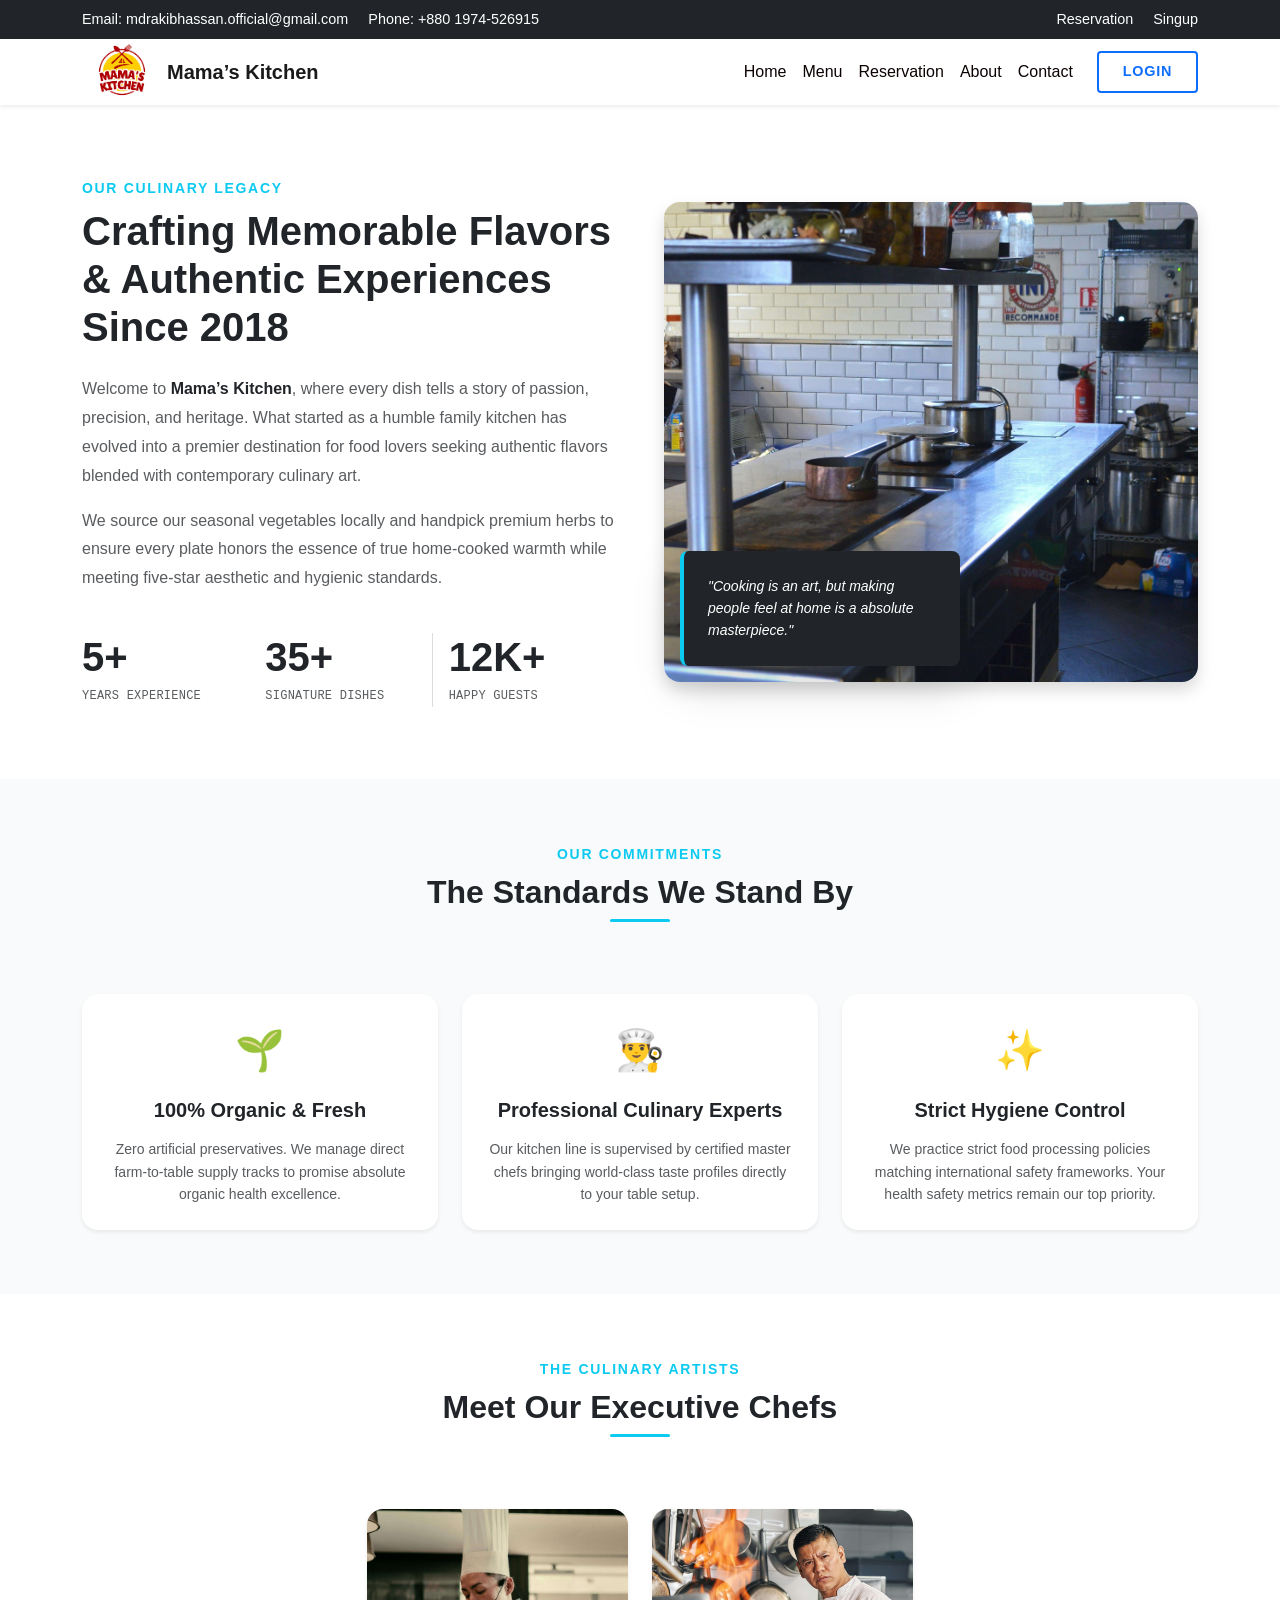
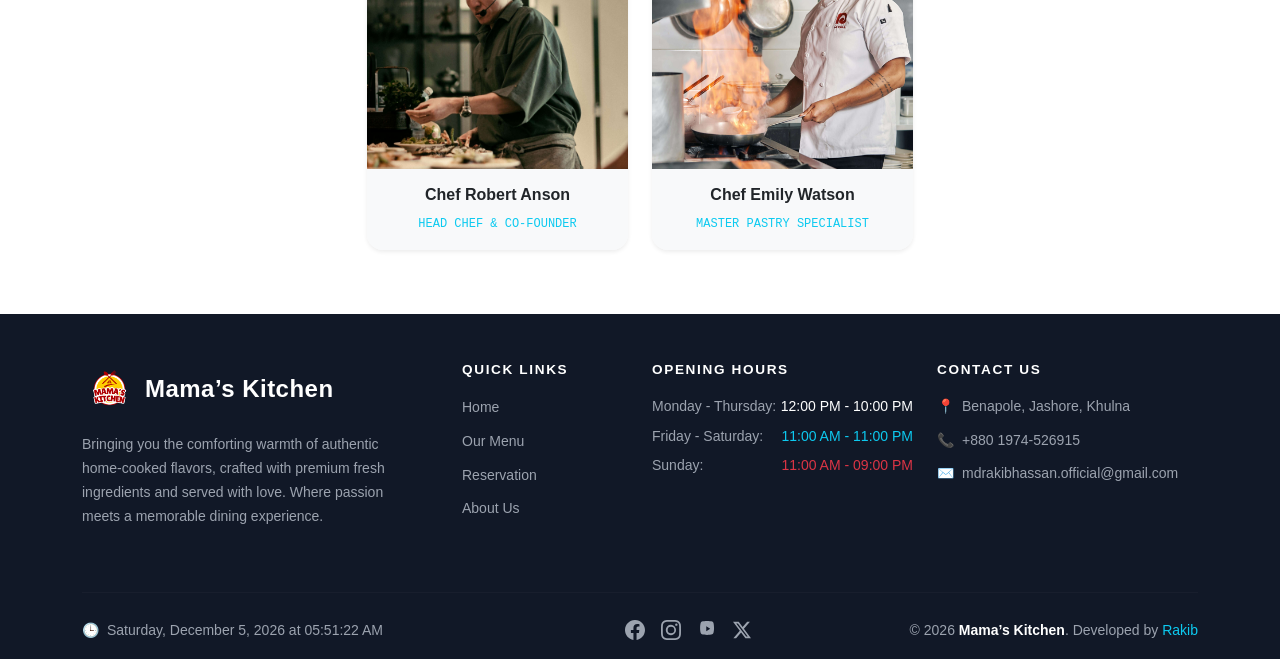
<file: about.html>
<!DOCTYPE html>
<html lang="en">
<head>
    <meta charset="UTF-8">
    <meta name="viewport" content="width=device-width, initial-scale=1.0">
    <title>Mama’s Kitchen</title>
    <!-- Bootstrap CSS -->
    <link href="https://cdn.jsdelivr.net/npm/bootstrap@5.3.0-alpha1/dist/css/bootstrap.min.css" rel="stylesheet">
    <!-- External CSS -->
    <link rel="stylesheet" href="style.css">
</head>
<body>
    <!-- Top Header Bar -->
    <header class="bg-dark text-white py-2" style="font-size: 0.9rem;">
    <div class="container d-flex justify-content-between align-items-center">
        <div>
            <span>Email: mdrakibhassan.official@gmail.com</span>
            <span class="ms-3">Phone: +880 1974-526915</span>
        </div>
        <div>
            <a href="reservation.html" class="text-white text-decoration-none me-3">Reservation</a>
            <a href="signup.html" class="text-white text-decoration-none">Singup</a>
        </div>
    </div>
</header>

    <!-- Navbar -->
    <nav class="navbar navbar-expand-lg navbar-light bg-white shadow-sm sticky-top" style="top: 0; z-index: 1020;">
    <div class="container">
        <a class="navbar-brand d-inline-flex align-items-center" href="index.html" style="position: relative; height: 50px; margin-top: 0; margin-bottom: 0;">
            <img src="logo.png" alt="Logo" style="height: 80px; width: auto; object-fit: contain; position: absolute; top: 50%; transform: translateY(-50%); z-index: 1025;">
            <span class="fw-bold" style="margin-left: 85px; line-height: 1; color: #1a1a1a;">Mama’s Kitchen</span>
        </a>
        
        <button class="navbar-toggler border-0 shadow-none" type="button" data-bs-toggle="collapse" data-bs-target="#navbarNav">
            <span class="navbar-toggler-icon"></span>
        </button>
        
        <div class="collapse navbar-collapse" id="navbarNav">
            <ul class="navbar-nav ms-auto">
                <li class="nav-item"><a class="nav-link" href="index.html">Home</a></li>
                <li class="nav-item"><a class="nav-link" href="menu.html">Menu</a></li>
                <li class="nav-item"><a class="nav-link" href="reservation.html">Reservation</a></li>
                <li class="nav-item"><a class="nav-link" href="about.html">About</a></li>
                <li class="nav-item"><a class="nav-link" href="contact.html">Contact</a></li>
                <li class="nav-item ms-lg-3 mt-2 mt-lg-0">
            <a class="btn btn-login-custom" href="login.html">Login</a>
        </li>
            </ul>
        </div>
    </div>
</nav>

<main>
    <section class="py-5 bg-white">
        <div class="container py-4">
            <div class="row align-items-center g-5">
                <div class="col-lg-6">
                    <span class="text-info fw-bold text-uppercase tracking-wider small d-block mb-2">Our Culinary Legacy</span>
                    <h2 class="fw-bold text-dark mb-4 display-6" style="font-family: 'Poppins', sans-serif;">
                        Crafting Memorable Flavors & Authentic Experiences Since 2018
                    </h2>
                    <p class="text-muted mb-3" style="line-height: 1.8;">
                        Welcome to <span class="fw-semibold text-dark">Mama’s Kitchen</span>, where every dish tells a story of passion, precision, and heritage. What started as a humble family kitchen has evolved into a premier destination for food lovers seeking authentic flavors blended with contemporary culinary art.
                    </p>
                    <p class="text-muted mb-4" style="line-height: 1.8;">
                        We source our seasonal vegetables locally and handpick premium herbs to ensure every plate honors the essence of true home-cooked warmth while meeting five-star aesthetic and hygienic standards.
                    </p>
                    
                    <div class="row g-3 text-center text-sm-start mt-2">
                        <div class="col-6 col-sm-4">
                            <h3 class="fw-bold text-dark mb-0 display-6">5+</h3>
                            <small class="text-muted text-uppercase tracking-wide font-monospace" style="font-size: 0.75rem;">Years Experience</small>
                        </div>
                        <div class="col-6 col-sm-4">
                            <div class="vr d-none d-sm-block float-end h-100 bg-secondary opacity-25"></div>
                            <h3 class="fw-bold text-dark mb-0 display-6">35+</h3>
                            <small class="text-muted text-uppercase tracking-wide font-monospace" style="font-size: 0.75rem;">Signature Dishes</small>
                        </div>
                        <div class="col-12 col-sm-4">
                            <h3 class="fw-bold text-dark mb-0 display-6">12K+</h3>
                            <small class="text-muted text-uppercase tracking-wide font-monospace" style="font-size: 0.75rem;">Happy Guests</small>
                        </div>
                    </div>
                </div>
                
                <div class="col-lg-6">
                    <div class="position-relative">
                        <img src="photo-15.jpg" alt="Our Active Kitchen Layout" class="img-fluid rounded-4 shadow" style="object-fit: cover; width: 100%; min-height: 400px; max-height: 480px;">
                        <div class="position-absolute bottom-0 start-0 bg-dark text-white p-4 m-3 rounded-3 shadow-lg d-none d-sm-block opacity-95" style="max-width: 280px; border-left: 4px solid #0dcaf0;">
                            <p class="small mb-0 italic" style="font-style: italic;">"Cooking is an art, but making people feel at home is a absolute masterpiece."</p>
                        </div>
                    </div>
                </div>
            </div>
        </div>
    </section>

    <section class="py-5" style="background-color: #f9fafb;">
        <div class="container py-3">
            <div class="text-center max-w-xl mx-auto mb-5">
                <span class="text-info fw-bold text-uppercase tracking-wider small d-block mb-2">Our Commitments</span>
                <h2 class="fw-bold text-dark" style="font-family: 'Poppins', sans-serif;">The Standards We Stand By</h2>
                <div class="mx-auto bg-info mt-2" style="height: 3px; width: 60px; border-radius: 2px;"></div>
            </div>
            
            <div class="row g-4 mt-2">
                <div class="col-md-4">
                    <div class="p-4 bg-white rounded-4 shadow-sm border-0 h-100 text-center transition-transform">
                        <div class="fs-1 text-info mb-3">🌱</div>
                        <h5 class="fw-bold text-dark mb-3">100% Organic & Fresh</h5>
                        <p class="text-muted small mb-0" style="line-height: 1.6;">
                            Zero artificial preservatives. We manage direct farm-to-table supply tracks to promise absolute organic health excellence.
                        </p>
                    </div>
                </div>
                <div class="col-md-4">
                    <div class="p-4 bg-white rounded-4 shadow-sm border-0 h-100 text-center transition-transform">
                        <div class="fs-1 text-info mb-3">👨‍🍳</div>
                        <h5 class="fw-bold text-dark mb-3">Professional Culinary Experts</h5>
                        <p class="text-muted small mb-0" style="line-height: 1.6;">
                            Our kitchen line is supervised by certified master chefs bringing world-class taste profiles directly to your table setup.
                        </p>
                    </div>
                </div>
                <div class="col-md-4">
                    <div class="p-4 bg-white rounded-4 shadow-sm border-0 h-100 text-center transition-transform">
                        <div class="fs-1 text-info mb-3">✨</div>
                        <h5 class="fw-bold text-dark mb-3">Strict Hygiene Control</h5>
                        <p class="text-muted small mb-0" style="line-height: 1.6;">
                            We practice strict food processing policies matching international safety frameworks. Your health safety metrics remain our top priority.
                        </p>
                    </div>
                </div>
            </div>
        </div>
    </section>

    <section class="py-5 bg-white">
        <div class="container py-3">
            <div class="text-center max-w-xl mx-auto mb-5">
                <span class="text-info fw-bold text-uppercase tracking-wider small d-block mb-2">The Culinary Artists</span>
                <h2 class="fw-bold text-dark" style="font-family: 'Poppins', sans-serif;">Meet Our Executive Chefs</h2>
                <div class="mx-auto bg-info mt-2" style="height: 3px; width: 60px; border-radius: 2px;"></div>
            </div>

            <div class="row g-4 mt-2 justify-content-center">
                <div class="col-sm-6 col-md-4 col-lg-3">
                    <div class="card border-0 text-center shadow-sm rounded-4 overflow-hidden h-100">
                        <img src="photo-16.jpg" class="card-img-top" alt="Executive Chef Image" style="height: 260px; object-fit: cover;">
                        <div class="card-body py-3 bg-light">
                            <h6 class="fw-bold text-dark mb-1">Chef Robert Anson</h6>
                            <small class="text-info font-monospace text-uppercase" style="font-size: 0.75rem;">Head Chef & Co-Founder</small>
                        </div>
                    </div>
                </div>
                <div class="col-sm-6 col-md-4 col-lg-3">
                    <div class="card border-0 text-center shadow-sm rounded-4 overflow-hidden h-100">
                        <img src="photo-17.jpg" class="card-img-top" alt="Sous Chef Image" style="height: 260px; object-fit: cover;">
                        <div class="card-body py-3 bg-light">
                            <h6 class="fw-bold text-dark mb-1">Chef Emily Watson</h6>
                            <small class="text-info font-monospace text-uppercase" style="font-size: 0.75rem;">Master Pastry Specialist</small>
                        </div>
                    </div>
                </div>
            </div>
        </div>
    </section>
</main>

<!-- Footer -->
    <footer class="footer-classic text-white pt-5 pb-3" style="background-color: #111827; font-family: 'Poppins', sans-serif;">
    <div class="container">
        
        <div class="row g-4">
            
            <div class="col-md-6 col-lg-4">
                <div class="d-flex align-items-center gap-2 mb-3">
                    <img src="logo.png" alt="Mama's Kitchen Logo" style="height: 55px; width: auto; object-fit: contain;">
                    <h4 class="fw-bold text-white mb-0 tracking-wide" style="font-size: 1.5rem;">Mama’s Kitchen</h4>
                </div>
                <p class="text-secondary small pe-xl-5" style="line-height: 1.7; color: #9ca3af !important;">
                    Bringing you the comforting warmth of authentic home-cooked flavors, crafted with premium fresh ingredients and served with love. Where passion meets a memorable dining experience.
                </p>
            </div>

            <div class="col-6 col-lg-2">
                <h6 class="text-uppercase fw-bold text-white mb-3 tracking-wider" style="font-size: 0.85rem; color: #f3f4f6;">Quick Links</h6>
                <ul class="list-unstyled classic-footer-links mb-0">
                    <li class="mb-2"><a href="index.html" class="text-decoration-none small">Home</a></li>
                    <li class="mb-2"><a href="menu.html" class="text-decoration-none small">Our Menu</a></li>
                    <li class="mb-2"><a href="reservation.html" class="text-decoration-none small">Reservation</a></li>
                    <li class="mb-2"><a href="about.html" class="text-decoration-none small">About Us</a></li>
                </ul>
            </div>

            <div class="col-6 col-lg-3">
                <h6 class="text-uppercase fw-bold text-white mb-3 tracking-wider" style="font-size: 0.85rem; color: #f3f4f6;">Opening Hours</h6>
                <ul class="list-unstyled text-secondary small mb-0" style="line-height: 1.8; color: #9ca3af !important;">
                    <li class="d-flex justify-content-between mb-1"><span>Monday - Thursday:</span> <span class="text-white">12:00 PM - 10:00 PM</span></li>
                    <li class="d-flex justify-content-between mb-1"><span>Friday - Saturday:</span> <span class="text-info">11:00 AM - 11:00 PM</span></li>
                    <li class="d-flex justify-content-between"><span>Sunday:</span> <span class="text-danger">11:00 AM - 09:00 PM</span></li>
                </ul>
            </div>

            <div class="col-md-6 col-lg-3">
                <h6 class="text-uppercase fw-bold text-white mb-3 tracking-wider" style="font-size: 0.85rem; color: #f3f4f6;">Contact Us</h6>
                <ul class="list-unstyled text-secondary small mb-0" style="color: #9ca3af !important; line-height: 1.8;">
                    <li class="mb-2 d-flex align-items-start">
                        <span class="text-info me-2">📍</span> Benapole, Jashore, Khulna
                    </li>
                    <li class="mb-2 d-flex align-items-center">
                        <span class="text-info me-2">📞</span> +880 1974-526915
                    </li>
                    <li class="mb-0 d-flex align-items-center">
                        <span class="text-info me-2">✉️</span> mdrakibhassan.official@gmail.com
                    </li>
                </ul>
            </div>
            
        </div>

        <hr class="mt-5 mb-4 opacity-10" style="border-color: rgba(255, 255, 255, 0.1);">

        <div class="row align-items-center gy-3">
            
            <div class="col-md-5 text-center text-md-start">
                <div class="d-inline-flex align-items-center text-secondary small" style="color: #9ca3af !important;">
                    <span class="text-info me-2">🕒</span>
                    <span id="footerLiveDateTime" class="fw-medium">Loading server time...</span>
                </div>
            </div>

            <div class="col-md-3 text-center">
                <div class="d-flex justify-content-center gap-3 classic-social-wrap">
                    
                    <a href="#" class="social-icon" title="Facebook">
                        <svg xmlns="http://www.w3.org/2000/svg" width="20" height="20" fill="currentColor" viewBox="0 0 16 16">
                            <path d="M16 8.049c0-4.446-3.582-8.05-8-8.05C3.58 0-.002 3.603-.002 8.05c0 4.017 2.926 7.347 6.75 7.951v-5.625h-2.03V8.05H6.75V6.275c0-2.017 1.195-3.131 3.022-3.131.876 0 1.791.157 1.791.157v1.98h-1.009c-.993 0-1.303.621-1.303 1.258v1.51h2.218l-.354 2.326H9.25V16c3.824-.604 6.75-3.934 6.75-7.951"/>
                        </svg>
                    </a>

                    <a href="#" class="social-icon" title="Instagram">
                        <svg xmlns="http://www.w3.org/2000/svg" width="20" height="20" fill="currentColor" viewBox="0 0 16 16">
                            <path d="M8 0C5.829 0 5.556.01 4.703.048 3.85.088 3.269.222 2.76.42a3.9 3.9 0 0 0-1.417.923A3.9 3.9 0 0 0 .42 2.76C.222 3.268.087 3.85.048 4.7.01 5.555 0 5.827 0 8.001c0 2.172.01 2.444.048 3.297.04.852.174 1.433.372 1.942.205.526.478.972.923 1.417.444.445.89.719 1.416.923.51.198 1.09.333 1.942.372C5.555 15.99 5.827 16 8 16s2.444-.01 3.298-.048c.851-.04 1.434-.174 1.943-.372a3.9 3.9 0 0 0 1.416-.923c.445-.445.718-.891.923-1.417.197-.509.332-1.09.372-1.942C15.99 10.445 16 10.173 16 8s-.01-2.445-.048-3.299c-.04-.851-.175-1.433-.372-1.941a3.9 3.9 0 0 0-.923-1.417A3.9 3.9 0 0 0 13.24.42c-.51-.198-1.092-.333-1.943-.372C10.443.01 10.172 0 7.998 0zm-.717 1.442h.718c2.136 0 2.389.007 3.232.046.78.035 1.204.166 1.486.275.373.145.64.319.92.599.28.28.453.546.598.92.11.281.24.705.275 1.485.039.843.047 1.096.047 3.231s-.008 2.389-.047 3.232c-.035.78-.166 1.203-.275 1.485a2.5 2.5 0 0 1-.599.919c-.28.28-.546.453-.92.598-.28.11-.704.24-1.485.276-.843.038-1.096.047-3.232.047s-2.39-.009-3.233-.047c-.78-.036-1.203-.166-1.485-.276a2.5 2.5 0 0 1-.92-.598 2.5 2.5 0 0 1-.6-.92c-.109-.281-.24-.705-.275-1.485-.038-.843-.046-1.096-.046-3.233s.008-2.388.046-3.231c.036-.78.166-1.204.276-1.486.145-.373.319-.64.599-.92.28-.28.546-.453.92-.598.282-.11.705-.24 1.485-.276.738-.034 1.024-.044 2.515-.045zm4.988 1.328a.96.96 0 1 0 0 1.92.96.96 0 0 0 0-1.92m-4.27 1.122a4.109 4.109 0 1 0 0 8.217 4.109 4.109 0 0 0 0-8.217m0 1.441a2.667 2.667 0 1 1 0 5.334 2.667 2.667 0 0 1 0-5.334"/>
                        </svg>
                    </a>

                    <a href="#" class="social-icon" title="YouTube">
                        <svg xmlns="http://www.w3.org/2000/svg" width="20" height="20" fill="currentColor" viewBox="0 0 16 16">
                            <path d="M8.051 11.919c-1.625 0-3.133-.192-4.116-.514-.453-.149-.8-.49-.949-.95-.314-.982-.513-2.483-.513-4.105 0-1.623.199-3.123.513-4.105.149-.451.496-.791.949-.95 1.004-.326 2.511-.514 4.116-.514 1.625 0 3.132.188 4.116.514.453.15.8.491.949.95.314.982.513 2.482.513 4.105 0 1.622-.201 3.123-.513 4.105-.149.451-.496.79-.949.95-1.004.322-2.511.514-4.116.514m-.633-6.857v3.944l3.147-1.972z"/>
                        </svg>
                    </a>

                    <a href="#" class="social-icon" title="X / Twitter">
                        <svg xmlns="http://www.w3.org/2000/svg" width="18" height="18" fill="currentColor" viewBox="0 0 16 16">
                            <path d="M12.6.75h2.454l-5.36 6.142L16 15.25h-4.937l-3.867-5.07-4.425 5.07H.316l5.733-6.57L0 .75h5.063l3.495 4.633L12.6.75Zm-.86 13.028h1.36L4.323 2.145H2.865z"/>
                        </svg>
                    </a>
                    
                </div>
            </div>

            <div class="col-md-4 text-center text-md-end">
                <p class="text-secondary small mb-0" style="color: #9ca3af !important;">
                    &copy; 2026 <span class="text-white fw-semibold">Mama’s Kitchen</span>. Developed by <span class="text-info fw-medium">Rakib</span>
                </p>
            </div>
            
        </div>

    </div>
</footer>

    <!-- Bootstrap JS -->
    <script src="https://cdn.jsdelivr.net/npm/bootstrap@5.3.0-alpha1/dist/js/bootstrap.bundle.min.js"></script>
    <!-- External JS -->
    <script src="script.js"></script>
</body>
</html>
</file>
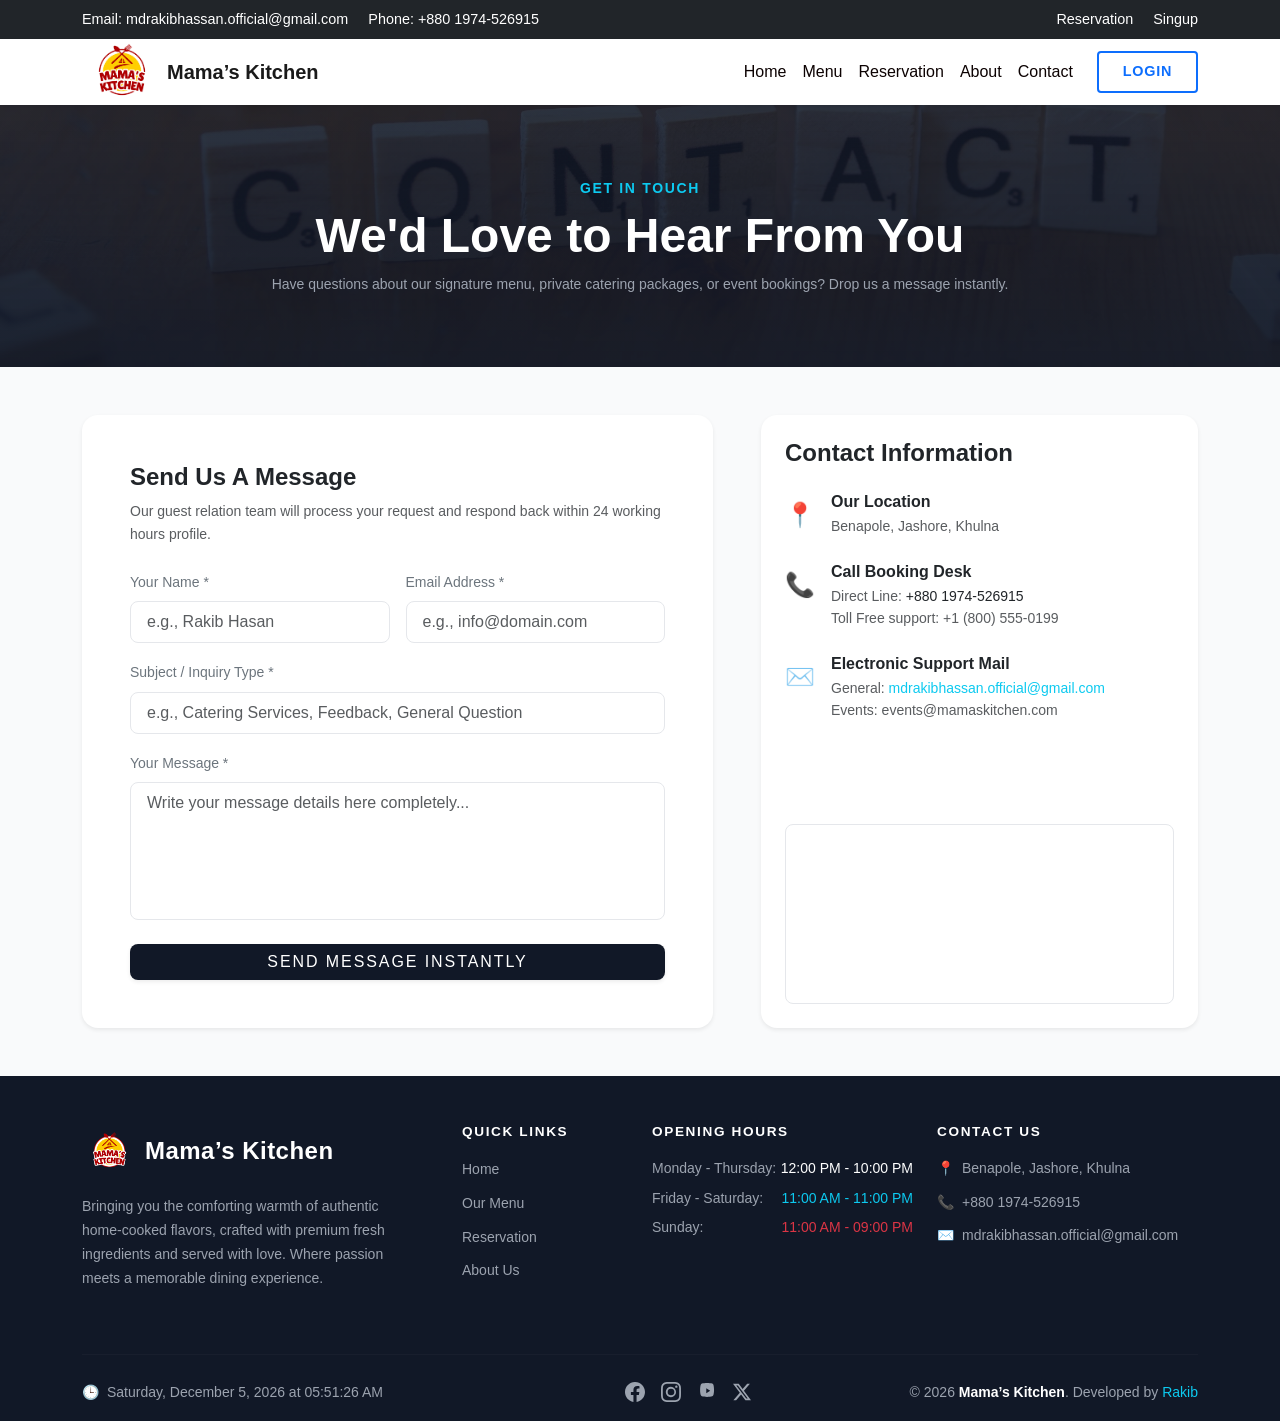
<file: contact.html>
<!DOCTYPE html>
<html lang="en">
<head>
    <meta charset="UTF-8">
    <meta name="viewport" content="width=device-width, initial-scale=1.0">
    <title>Mama’s Kitchen</title>
    <link href="https://cdn.jsdelivr.net/npm/bootstrap@5.3.0-alpha1/dist/css/bootstrap.min.css" rel="stylesheet">
    <link rel="stylesheet" href="style.css">
</head>
<body>
    <header class="bg-dark text-white py-2" style="font-size: 0.9rem;">
    <div class="container d-flex justify-content-between align-items-center">
        <div>
            <span>Email: mdrakibhassan.official@gmail.com</span>
            <span class="ms-3">Phone: +880 1974-526915</span>
        </div>
        <div>
            <a href="reservation.html" class="text-white text-decoration-none me-3">Reservation</a>
            <a href="signup.html" class="text-white text-decoration-none">Singup</a>
        </div>
    </div>
</header>

    <nav class="navbar navbar-expand-lg navbar-light bg-white shadow-sm sticky-top" style="top: 0; z-index: 1020;">
    <div class="container">
        <a class="navbar-brand d-inline-flex align-items-center" href="index.html" style="position: relative; height: 50px; margin-top: 0; margin-bottom: 0;">
            <img src="logo.png" alt="Logo" style="height: 80px; width: auto; object-fit: contain; position: absolute; top: 50%; transform: translateY(-50%); z-index: 1025;">
            <span class="fw-bold" style="margin-left: 85px; line-height: 1; color: #1a1a1a;">Mama’s Kitchen</span>
        </a>
        
        <button class="navbar-toggler border-0 shadow-none" type="button" data-bs-toggle="collapse" data-bs-target="#navbarNav">
            <span class="navbar-toggler-icon"></span>
        </button>
        
        <div class="collapse navbar-collapse" id="navbarNav">
            <ul class="navbar-nav ms-auto">
                <li class="nav-item"><a class="nav-link" href="index.html">Home</a></li>
                <li class="nav-item"><a class="nav-link" href="menu.html">Menu</a></li>
                <li class="nav-item"><a class="nav-link" href="reservation.html">Reservation</a></li>
                <li class="nav-item"><a class="nav-link" href="about.html">About</a></li>
                <li class="nav-item"><a class="nav-link" href="contact.html">Contact</a></li>
                <li class="nav-item ms-lg-3 mt-2 mt-lg-0">
            <a class="btn btn-login-custom" href="login.html">Login</a>
        </li>
            </ul>
        </div>
    </div>
</nav>

<main style="background-color: #f9fafb;">
    <section class="py-5 bg-dark text-white text-center position-relative" style="background: linear-gradient(rgba(17, 24, 39, 0.85), rgba(17, 24, 39, 0.95)), url('contact-bg.jpg') center/cover no-repeat;">
        <div class="container py-4">
            <span class="text-info fw-bold text-uppercase tracking-wider small d-block mb-2">Get In Touch</span>
            <h1 class="fw-bold display-5" style="font-family: 'Poppins', sans-serif;">We'd Love to Hear From You</h1>
            <p class="text-secondary small max-w-md mx-auto mb-0" style="color: #9ca3af !important;">
                Have questions about our signature menu, private catering packages, or event bookings? Drop us a message instantly.
            </p>
        </div>
    </section>

    <section class="py-5">
        <div class="container">
            <div class="row g-5">
                
                <div class="col-lg-7">
                    <div class="bg-white p-4 p-md-5 rounded-4 shadow-sm border-0">
                        <h4 class="fw-bold text-dark mb-2" style="font-family: 'Poppins', sans-serif;">Send Us A Message</h4>
                        <p class="text-muted small mb-4">Our guest relation team will process your request and respond back within 24 working hours profile.</p>
                        
                        <form action="#" method="POST" id="restaurantContactForm">
                            <div class="row g-3">
                                <div class="col-md-6">
                                    <label class="form-label small fw-medium text-secondary">Your Name *</label>
                                    <input type="text" class="form-control px-3 py-2 rounded-3 shadow-none custom-input-focus" id="contactName" placeholder="e.g., Rakib Hasan" required style="border-color: #e5e7eb;">
                                </div>

                                <div class="col-md-6">
                                    <label class="form-label small fw-medium text-secondary">Email Address *</label>
                                    <input type="email" class="form-control px-3 py-2 rounded-3 shadow-none custom-input-focus" id="contactEmail" placeholder="e.g., info@domain.com" required style="border-color: #e5e7eb;">
                                </div>

                                <div class="col-12">
                                    <label class="form-label small fw-medium text-secondary">Subject / Inquiry Type *</label>
                                    <input type="text" class="form-control px-3 py-2 rounded-3 shadow-none custom-input-focus" id="contactSubject" placeholder="e.g., Catering Services, Feedback, General Question" required style="border-color: #e5e7eb;">
                                </div>

                                <div class="col-12">
                                    <label class="form-label small fw-medium text-secondary">Your Message *</label>
                                    <textarea class="form-control px-3 py-2 rounded-3 shadow-none custom-input-focus" id="contactMessage" rows="5" placeholder="Write your message details here completely..." required style="border-color: #e5e7eb; resize: none;"></textarea>
                                </div>

                                <div class="col-12 mt-4">
                                    <button type="submit" class="btn btn-dark w-100 py-2.5 rounded-3 fw-medium text-uppercase tracking-wider shadow-sm border-0 custom-btn-submit" style="background-color: #111827; transition: all 0.2s ease;">
                                        Send Message Instantly
                                    </button>
                                </div>
                            </div>
                        </form>
                    </div>
                </div>

                <div class="col-lg-5">
                    <div class="bg-white p-4 rounded-4 shadow-sm h-100 border-0 d-flex flex-column justify-content-between">
                        <div>
                            <h4 class="fw-bold text-dark mb-4" style="font-family: 'Poppins', sans-serif;">Contact Information</h4>
                            
                            <div class="d-flex align-items-start mb-4">
                                <div class="fs-4 text-info me-3 mt-1">📍</div>
                                <div>
                                    <h6 class="fw-bold text-dark mb-1">Our Location</h6>
                                    <p class="text-muted small mb-0" style="line-height: 1.6;">
                                        Benapole, Jashore, Khulna
                                    </p>
                                </div>
                            </div>

                            <div class="d-flex align-items-start mb-4">
                                <div class="fs-4 text-info me-3 mt-1">📞</div>
                                <div>
                                    <h6 class="fw-bold text-dark mb-1">Call Booking Desk</h6>
                                    <p class="text-muted small mb-0" style="line-height: 1.6;">
                                        Direct Line: <a href="tel:+8801974526915" class="text-decoration-none text-dark fw-medium">+880 1974-526915</a><br>
                                        Toll Free support: <span class="text-muted">+1 (800) 555-0199</span>
                                    </p>
                                </div>
                            </div>

                            <div class="d-flex align-items-start mb-4">
                                <div class="fs-4 text-info me-3 mt-1">✉️</div>
                                <div>
                                    <h6 class="fw-bold text-dark mb-1">Electronic Support Mail</h6>
                                    <p class="text-muted small mb-0" style="line-height: 1.6;">
                                        General: <a href="mailto:mdrakibhassan.official@gmail.com" class="text-decoration-none text-info fw-medium">mdrakibhassan.official@gmail.com</a><br>
                                        Events: <span class="text-muted">events@mamaskitchen.com</span>
                                    </p>
                                </div>
                            </div>
                        </div>

                        <div class="w-100 rounded-3 overflow-hidden mt-2" style="height: 180px; border: 1px solid #e5e7eb;">
                            <iframe src="https://www.google.com/maps/embed?pb=!1m18!1m12!1m3!1d3676.43859685321!2d89.5376174!3d22.8603413!2m3!1f0!2f0!3f0!3m2!1i1024!2i768!4f13.1!3m3!1m2!1s0x39ff9070953a9cd3%3A0x6e2df11bebfdf87a!2sKhalishpur%20Power%20House!5e0!3m2!1sen!2sbd!4v1716168000000!5m2!1sen!2sbd" width="100%" height="100%" style="border:0;" allowfullscreen="" loading="lazy" referrerpolicy="no-referrer-when-downgrade"></iframe>
                        </div>
                    </div>
                </div>

            </div>
        </div>
    </section>
</main>

<footer class="footer-classic text-white pt-5 pb-3" style="background-color: #111827; font-family: 'Poppins', sans-serif;">
    <div class="container">
        
        <div class="row g-4">
            
            <div class="col-md-6 col-lg-4">
                <div class="d-flex align-items-center gap-2 mb-3">
                    <img src="logo.png" alt="Mama's Kitchen Logo" style="height: 55px; width: auto; object-fit: contain;">
                    <h4 class="fw-bold text-white mb-0 tracking-wide" style="font-size: 1.5rem;">Mama’s Kitchen</h4>
                </div>
                <p class="text-secondary small pe-xl-5" style="line-height: 1.7; color: #9ca3af !important;">
                    Bringing you the comforting warmth of authentic home-cooked flavors, crafted with premium fresh ingredients and served with love. Where passion meets a memorable dining experience.
                </p>
            </div>

            <div class="col-6 col-lg-2">
                <h6 class="text-uppercase fw-bold text-white mb-3 tracking-wider" style="font-size: 0.85rem; color: #f3f4f6;">Quick Links</h6>
                <ul class="list-unstyled classic-footer-links mb-0">
                    <li class="mb-2"><a href="index.html" class="text-decoration-none small">Home</a></li>
                    <li class="mb-2"><a href="menu.html" class="text-decoration-none small">Our Menu</a></li>
                    <li class="mb-2"><a href="reservation.html" class="text-decoration-none small">Reservation</a></li>
                    <li class="mb-2"><a href="about.html" class="text-decoration-none small">About Us</a></li>
                </ul>
            </div>

            <div class="col-6 col-lg-3">
                <h6 class="text-uppercase fw-bold text-white mb-3 tracking-wider" style="font-size: 0.85rem; color: #f3f4f6;">Opening Hours</h6>
                <ul class="list-unstyled text-secondary small mb-0" style="line-height: 1.8; color: #9ca3af !important;">
                    <li class="d-flex justify-content-between mb-1"><span>Monday - Thursday:</span> <span class="text-white">12:00 PM - 10:00 PM</span></li>
                    <li class="d-flex justify-content-between mb-1"><span>Friday - Saturday:</span> <span class="text-info">11:00 AM - 11:00 PM</span></li>
                    <li class="d-flex justify-content-between"><span>Sunday:</span> <span class="text-danger">11:00 AM - 09:00 PM</span></li>
                </ul>
            </div>

            <div class="col-md-6 col-lg-3">
                <h6 class="text-uppercase fw-bold text-white mb-3 tracking-wider" style="font-size: 0.85rem; color: #f3f4f6;">Contact Us</h6>
                <ul class="list-unstyled text-secondary small mb-0" style="color: #9ca3af !important; line-height: 1.8;">
                    <li class="mb-2 d-flex align-items-start">
                        <span class="text-info me-2">📍</span> Benapole, Jashore, Khulna
                    </li>
                    <li class="mb-2 d-flex align-items-center">
                        <span class="text-info me-2">📞</span> +880 1974-526915
                    </li>
                    <li class="mb-0 d-flex align-items-center">
                        <span class="text-info me-2">✉️</span> mdrakibhassan.official@gmail.com
                    </li>
                </ul>
            </div>
            
        </div>

        <hr class="mt-5 mb-4 opacity-10" style="border-color: rgba(255, 255, 255, 0.1);">

        <div class="row align-items-center gy-3">
            
            <div class="col-md-5 text-center text-md-start">
                <div class="d-inline-flex align-items-center text-secondary small" style="color: #9ca3af !important;">
                    <span class="text-info me-2">🕒</span>
                    <span id="footerLiveDateTime" class="fw-medium">Loading server time...</span>
                </div>
            </div>

            <div class="col-md-3 text-center">
                <div class="d-flex justify-content-center gap-3 classic-social-wrap">
                    
                    <a href="#" class="social-icon" title="Facebook">
                        <svg xmlns="http://www.w3.org/2000/svg" width="20" height="20" fill="currentColor" viewBox="0 0 16 16">
                            <path d="M16 8.049c0-4.446-3.582-8.05-8-8.05C3.58 0-.002 3.603-.002 8.05c0 4.017 2.926 7.347 6.75 7.951v-5.625h-2.03V8.05H6.75V6.275c0-2.017 1.195-3.131 3.022-3.131.876 0 1.791.157 1.791.157v1.98h-1.009c-.993 0-1.303.621-1.303 1.258v1.51h2.218l-.354 2.326H9.25V16c3.824-.604 6.75-3.934 6.75-7.951"/>
                        </svg>
                    </a>

                    <a href="#" class="social-icon" title="Instagram">
                        <svg xmlns="http://www.w3.org/2000/svg" width="20" height="20" fill="currentColor" viewBox="0 0 16 16">
                            <path d="M8 0C5.829 0 5.556.01 4.703.048 3.85.088 3.269.222 2.76.42a3.9 3.9 0 0 0-1.417.923A3.9 3.9 0 0 0 .42 2.76C.222 3.268.087 3.85.048 4.7.01 5.555 0 5.827 0 8.001c0 2.172.01 2.444.048 3.297.04.852.174 1.433.372 1.942.205.526.478.972.923 1.417.444.445.89.719 1.416.923.51.198 1.09.333 1.942.372C5.555 15.99 5.827 16 8 16s2.444-.01 3.298-.048c.851-.04 1.434-.174 1.943-.372a3.9 3.9 0 0 0 1.416-.923c.445-.445.718-.891.923-1.417.197-.509.332-1.09.372-1.942C15.99 10.445 16 10.173 16 8s-.01-2.445-.048-3.299c-.04-.851-.175-1.433-.372-1.941a3.9 3.9 0 0 0-.923-1.417A3.9 3.9 0 0 0 13.24.42c-.51-.198-1.092-.333-1.943-.372C10.443.01 10.172 0 7.998 0zm-.717 1.442h.718c2.136 0 2.389.007 3.232.046.78.035 1.204.166 1.486.275.373.145.64.319.92.599.28.28.453.546.598.92.11.281.24.705.275 1.485.039.843.047 1.096.047 3.231s-.008 2.389-.047 3.232c-.035.78-.166 1.203-.275 1.485a2.5 2.5 0 0 1-.599.919c-.28.28-.546.453-.92.598-.28.11-.704.24-1.485.276-.843.038-1.096.047-3.232.047s-2.39-.009-3.233-.047c-.78-.036-1.203-.166-1.485-.276a2.5 2.5 0 0 1-.92-.598 2.5 2.5 0 0 1-.6-.92c-.109-.281-.24-.705-.275-1.485-.038-.843-.046-1.096-.046-3.233s.008-2.388.046-3.231c.036-.78.166-1.204.276-1.486.145-.373.319-.64.599-.92.28-.28.546-.453.92-.598.282-.11.705-.24 1.485-.276.738-.034 1.024-.044 2.515-.045zm4.988 1.328a.96.96 0 1 0 0 1.92.96.96 0 0 0 0-1.92m-4.27 1.122a4.109 4.109 0 1 0 0 8.217 4.109 4.109 0 0 0 0-8.217m0 1.441a2.667 2.667 0 1 1 0 5.334 2.667 2.667 0 0 1 0-5.334"/>
                        </svg>
                    </a>

                    <a href="#" class="social-icon" title="YouTube">
                        <svg xmlns="http://www.w3.org/2000/svg" width="20" height="20" fill="currentColor" viewBox="0 0 16 16">
                            <path d="M8.051 11.919c-1.625 0-3.133-.192-4.116-.514-.453-.149-.8-.49-.949-.95-.314-.982-.513-2.483-.513-4.105 0-1.623.199-3.123.513-4.105.149-.451.496-.791.949-.95 1.004-.326 2.511-.514 4.116-.514 1.625 0 3.132.188 4.116.514.453.15.8.491.949.95.314.982.513 2.482.513 4.105 0 1.622-.201 3.123-.513 4.105-.149.451-.496.79-.949.95-1.004.322-2.511.514-4.116.514m-.633-6.857v3.944l3.147-1.972z"/>
                        </svg>
                    </a>

                    <a href="#" class="social-icon" title="X / Twitter">
                        <svg xmlns="http://www.w3.org/2000/svg" width="18" height="18" fill="currentColor" viewBox="0 0 16 16">
                            <path d="M12.6.75h2.454l-5.36 6.142L16 15.25h-4.937l-3.867-5.07-4.425 5.07H.316l5.733-6.57L0 .75h5.063l3.495 4.633L12.6.75Zm-.86 13.028h1.36L4.323 2.145H2.865z"/>
                        </svg>
                    </a>
                    
                </div>
            </div>

            <div class="col-md-4 text-center text-md-end">
                <p class="text-secondary small mb-0" style="color: #9ca3af !important;">
                    &copy; 2026 <span class="text-white fw-semibold">Mama’s Kitchen</span>. Developed by <span class="text-info fw-medium">Rakib</span>
                </p>
            </div>
            
        </div>

    </div>
</footer>

<div class="modal fade" id="contactSuccessModal" tabindex="-1" aria-labelledby="contactModalLabel" aria-hidden="true">
    <div class="modal-dialog modal-dialog-centered">
        <div class="modal-content border-0 shadow-lg" style="border-radius: 15px;">
            <div class="modal-header bg-dark text-white border-0 py-3" style="border-top-left-radius: 15px; border-top-right-radius: 15px;">
                <h5 class="modal-title fw-bold" id="contactModalLabel">✉️ Message Sent Successfully!</h5>
                <button type="button" class="btn-close btn-close-white" data-bs-toggle="collapse" data-bs-target="#contactSuccessModal" aria-label="Close"></button>
            </div>
            <div class="modal-body p-4 bg-light text-center">
                <div class="mb-3 fs-1 text-success">🎉</div>
                <h5 class="fw-bold text-dark mb-2">Thank you, <span id="modalContactName" class="text-info">-</span>!</h5>
                <p class="text-muted small px-2">
                    Your message regarding <strong id="modalContactSubject" class="text-dark">-</strong> has been logged into our guest relation terminal matrix.
                </p>
                <div class="p-3 bg-white rounded-3 shadow-sm text-start mt-3">
                    <small class="text-muted d-block mb-1">We will reach back out to you at:</small>
                    <span class="fw-bold text-secondary small" id="modalContactEmail">-</span>
                </div>
                <p class="text-secondary small mt-3 mb-0" style="font-size: 0.8rem;">Expected handling loop window: <strong>Within 24 working hours</strong>.</p>
            </div>
            <div class="modal-footer border-0 bg-light py-3 justify-content-center" style="border-bottom-left-radius: 15px; border-bottom-right-radius: 15px;">
                <button type="button" class="btn btn-dark px-5 py-2 rounded-3 fw-bold shadow-none" data-bs-dismiss="modal">Acknowledged</button>
            </div>
        </div>
    </div>
</div>

    <script src="https://cdn.jsdelivr.net/npm/bootstrap@5.3.0-alpha1/dist/js/bootstrap.bundle.min.js"></script>
    <script src="script.js"></script>
</body>
</html>
</file>
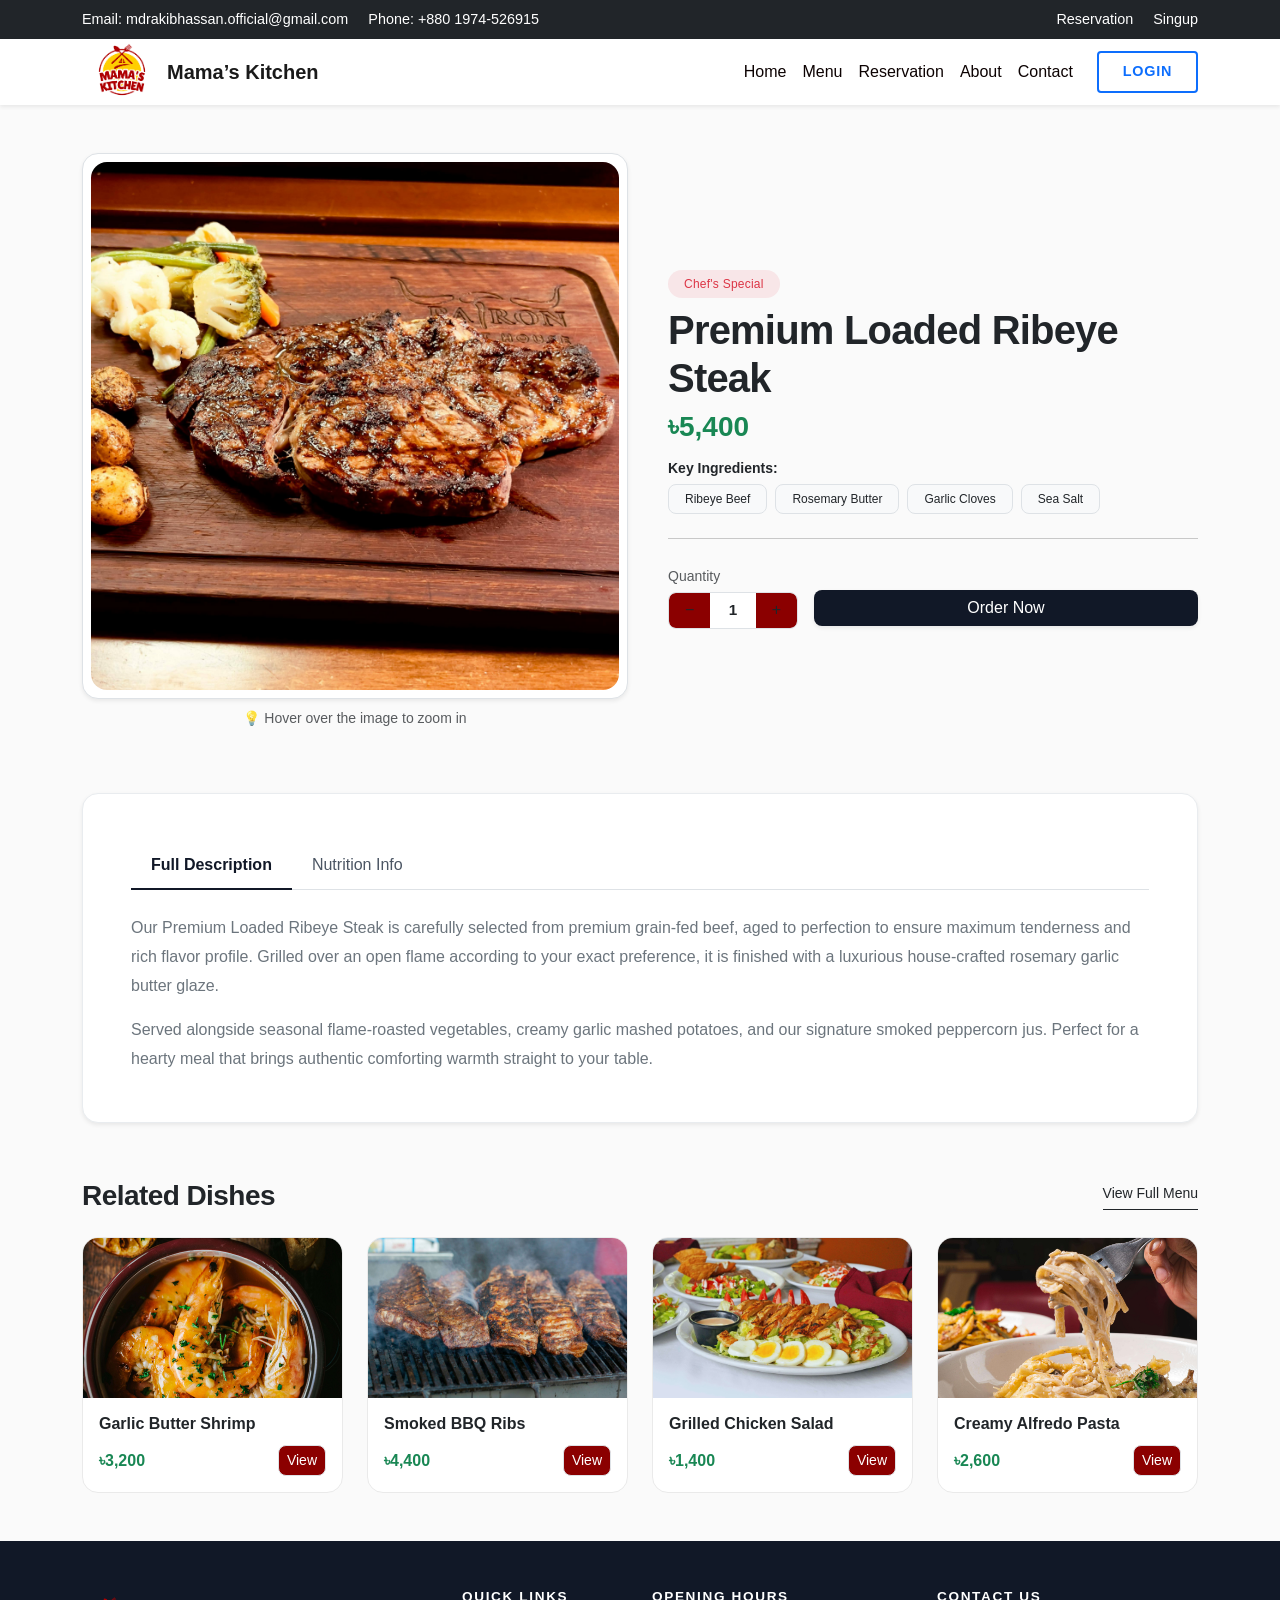
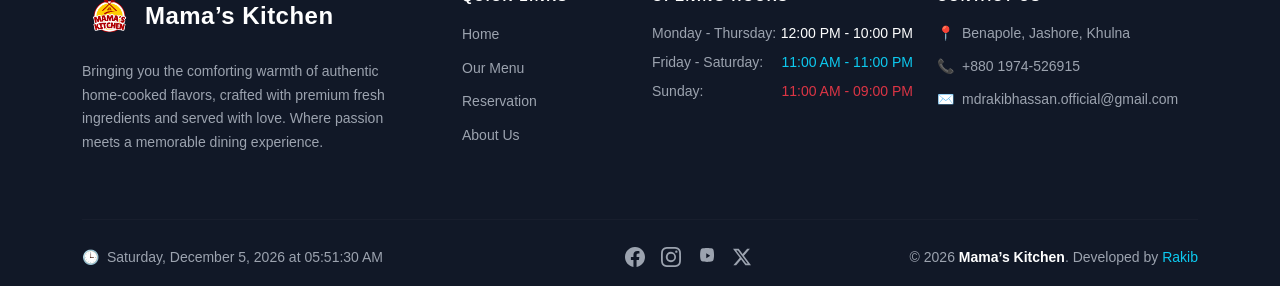
<file: dish-details.html>
<!DOCTYPE html>
<html lang="en">
<head>
    <meta charset="UTF-8">
    <meta name="viewport" content="width=device-width, initial-scale=1.0">
    <title>Mama’s Kitchen</title>
    <!-- Bootstrap CSS -->
    <link href="https://cdn.jsdelivr.net/npm/bootstrap@5.3.0-alpha1/dist/css/bootstrap.min.css" rel="stylesheet">
    <!-- External CSS -->
    <link rel="stylesheet" href="style.css">
</head>
<body>
    <!-- Top Header Bar -->
    <header class="bg-dark text-white py-2" style="font-size: 0.9rem;">
    <div class="container d-flex justify-content-between align-items-center">
        <div>
            <span>Email: mdrakibhassan.official@gmail.com</span>
            <span class="ms-3">Phone: +880 1974-526915</span>
        </div>
        <div>
            <a href="reservation.html" class="text-white text-decoration-none me-3">Reservation</a>
            <a href="signup.html" class="text-white text-decoration-none">Singup</a>
        </div>
    </div>
</header>

    <!-- Navbar -->
    <nav class="navbar navbar-expand-lg navbar-light bg-white shadow-sm sticky-top" style="top: 0; z-index: 1020;">
    <div class="container">
        <a class="navbar-brand d-inline-flex align-items-center" href="index.html" style="position: relative; height: 50px; margin-top: 0; margin-bottom: 0;">
            <img src="logo.png" alt="Logo" style="height: 80px; width: auto; object-fit: contain; position: absolute; top: 50%; transform: translateY(-50%); z-index: 1025;">
            <span class="fw-bold" style="margin-left: 85px; line-height: 1; color: #1a1a1a;">Mama’s Kitchen</span>
        </a>
        
        <button class="navbar-toggler border-0 shadow-none" type="button" data-bs-toggle="collapse" data-bs-target="#navbarNav">
            <span class="navbar-toggler-icon"></span>
        </button>
        
        <div class="collapse navbar-collapse" id="navbarNav">
            <ul class="navbar-nav ms-auto">
                <li class="nav-item"><a class="nav-link" href="index.html">Home</a></li>
                <li class="nav-item"><a class="nav-link" href="menu.html">Menu</a></li>
                <li class="nav-item"><a class="nav-link" href="reservation.html">Reservation</a></li>
                <li class="nav-item"><a class="nav-link" href="about.html">About</a></li>
                <li class="nav-item"><a class="nav-link" href="contact.html">Contact</a></li>
                <li class="nav-item ms-lg-3 mt-2 mt-lg-0">
            <a class="btn btn-login-custom" href="login.html">Login</a>
        </li>
            </ul>
        </div>
    </div>
</nav>


<main class="py-5 main-dish-container">
    <div class="container">
        <div class="row g-4 lg-g-5 mb-5">
            
            <div class="col-md-6">
                <div class="dish-zoom-container shadow-sm border p-2 bg-white">
                    <img src="photo-13.jpg" alt="Premium Dish Image" class="img-fluid rounded-4" id="mainDishImage">
                </div>
                <p class="text-center text-muted small mt-2">💡 Hover over the image to zoom in</p>
            </div>

            <div class="col-md-6 d-flex flex-column justify-content-center">
                <div class="ps-md-3">
                    <span class="badge bg-danger bg-opacity-10 text-danger mb-2 px-3 py-2 rounded-pill fw-medium tracking-wide">Chef's Special</span>
                    <h1 class="fw-bold text-dark mb-2 tracking-tight">Premium Loaded Ribeye Steak</h1>
                    
                    <h3 class="fw-bold text-success mb-3">৳5,400</h3>
                    
                    <div class="mb-4">
                        <h6 class="fw-semibold text-dark small mb-2">Key Ingredients:</h6>
                        <div class="d-flex flex-wrap gap-2">
                            <span class="badge bg-light text-dark border px-3 py-2 rounded-3 fw-normal">Ribeye Beef</span>
                            <span class="badge bg-light text-dark border px-3 py-2 rounded-3 fw-normal">Rosemary Butter</span>
                            <span class="badge bg-light text-dark border px-3 py-2 rounded-3 fw-normal">Garlic Cloves</span>
                            <span class="badge bg-light text-dark border px-3 py-2 rounded-3 fw-normal">Sea Salt</span>
                        </div>
                    </div>

                    <hr class="opacity-10 my-4">

                    <div class="d-flex flex-wrap align-items-center gap-3">
                        <div class="quantity-selector">
                            <label class="form-label small fw-medium text-muted mb-1">Quantity</label>
                            <div class="input-group border rounded-3 overflow-hidden bg-white">
                                <button class="btn btn-link text-dark text-decoration-none border-0 px-3 py-1" type="button" id="btnMinus">−</button>
                                <input type="text" class="form-control border-0 text-center fw-bold shadow-none bg-white" value="1" id="dishQuantity" readonly>
                                <button class="btn btn-link text-dark text-decoration-none border-0 px-3 py-1" type="button" id="btnPlus">+</button>
                            </div>
                        </div>

                        <div class="flex-grow-1 pt-4">
                            <button class="btn btn-dark w-100 py-2.5 rounded-3 fw-medium text-white border-0 shadow-sm btn-order-now" type="button">
                                Order Now
                            </button>
                        </div>
                    </div>
                </div>
            </div>

        </div>

        <div class="row mb-5">
            <div class="col-12">
                <div class="bg-white p-4 p-md-5 rounded-4 shadow-sm border border-light-subtle">
                    <nav>
                        <div class="nav nav-tabs border-bottom mb-4" id="nav-tab" role="tablist">
                            <button class="nav-link active" id="nav-desc-tab" data-bs-toggle="tab" data-bs-target="#nav-desc" type="button" role="tab">Full Description</button>
                            <button class="nav-link" id="nav-nutrition-tab" data-bs-toggle="tab" data-bs-target="#nav-nutrition" type="button" role="tab">Nutrition Info</button>
                        </div>
                    </nav>
                    <div class="tab-content" id="nav-tabContent">
                        <div class="tab-pane fade show active" id="nav-desc" role="tabpanel">
                            <p class="text-secondary leading-relaxed">
                                Our Premium Loaded Ribeye Steak is carefully selected from premium grain-fed beef, aged to perfection to ensure maximum tenderness and rich flavor profile. Grilled over an open flame according to your exact preference, it is finished with a luxurious house-crafted rosemary garlic butter glaze.
                            </p>
                            <p class="text-secondary leading-relaxed mb-0">
                                Served alongside seasonal flame-roasted vegetables, creamy garlic mashed potatoes, and our signature smoked peppercorn jus. Perfect for a hearty meal that brings authentic comforting warmth straight to your table.
                            </p>
                        </div>
                        <div class="tab-pane fade" id="nav-nutrition" role="tabpanel">
                            <div class="table-responsive" style="max-width: 450px;">
                                <table class="table table-sm table-borderless mb-0 text-secondary table-nutrition-data">
                                    <tbody>
                                        <tr class="border-bottom"><td class="fw-medium text-dark py-2">Calories</td><td class="text-end py-2">680 kcal</td></tr>
                                        <tr class="border-bottom"><td class="fw-medium text-dark py-2">Total Fat</td><td class="text-end py-2">42g</td></tr>
                                        <tr class="border-bottom"><td class="fw-medium text-dark py-2">Protein</td><td class="text-end py-2">54g</td></tr>
                                        <tr class="border-bottom"><td class="fw-medium text-dark py-2">Carbohydrates</td><td class="text-end py-2">12g</td></tr>
                                        <tr><td class="fw-medium text-dark py-2">Sodium</td><td class="text-end py-2">480mg</td></tr>
                                    </tbody>
                                </table>
                            </div>
                        </div>
                    </div>
                </div>
            </div>
        </div>

        <div class="pt-2">
            <div class="d-flex justify-content-between align-items-center mb-4">
                <h3 class="fw-bold text-dark mb-0 tracking-tight">Related Dishes</h3>
                <a href="menu.html" class="text-dark fw-medium text-decoration-none small border-bottom border-dark pb-1">View Full Menu</a>
            </div>
            
            <div class="row g-4">
                <div class="col-6 col-md-3">
                    <div class="card h-100 bg-white rounded-4 related-dish-card overflow-hidden">
                        <img src="photo-25.jpg" class="card-img-top card-media-asset" alt="Garlic Butter Shrimp">
                        <div class="card-body p-3 d-flex flex-column justify-content-between">
                            <h6 class="fw-bold text-dark mb-1 text-truncate">Garlic Butter Shrimp</h6>
                            <div class="d-flex justify-content-between align-items-center mt-2">
                                <span class="fw-bold text-success">৳3,200</span>
                                <a href="#" class="btn btn-sm btn-light border rounded-3 py-1 px-2.5 fw-medium">View</a>
                            </div>
                        </div>
                    </div>
                </div>
                <div class="col-6 col-md-3">
                    <div class="card h-100 bg-white rounded-4 related-dish-card overflow-hidden">
                        <img src="photo-26.jpg" class="card-img-top card-media-asset" alt="Smoked BBQ Ribs">
                        <div class="card-body p-3 d-flex flex-column justify-content-between">
                            <h6 class="fw-bold text-dark mb-1 text-truncate">Smoked BBQ Ribs</h6>
                            <div class="d-flex justify-content-between align-items-center mt-2">
                                <span class="fw-bold text-success">৳4,400</span>
                                <a href="#" class="btn btn-sm btn-light border rounded-3 py-1 px-2.5 fw-medium">View</a>
                            </div>
                        </div>
                    </div>
                </div>
                <div class="col-6 col-md-3">
                    <div class="card h-100 bg-white rounded-4 related-dish-card overflow-hidden">
                        <img src="photo-27.jpg" class="card-img-top card-media-asset" alt="Grilled Chicken Salad">
                        <div class="card-body p-3 d-flex flex-column justify-content-between">
                            <h6 class="fw-bold text-dark mb-1 text-truncate">Grilled Chicken Salad</h6>
                            <div class="d-flex justify-content-between align-items-center mt-2">
                                <span class="fw-bold text-success">৳1,400</span>
                                <a href="#" class="btn btn-sm btn-light border rounded-3 py-1 px-2.5 fw-medium">View</a>
                            </div>
                        </div>
                    </div>
                </div>
                <div class="col-6 col-md-3">
                    <div class="card h-100 bg-white rounded-4 related-dish-card overflow-hidden">
                        <img src="photo-28.jpg" class="card-img-top card-media-asset" alt="Creamy Alfredo Pasta">
                        <div class="card-body p-3 d-flex flex-column justify-content-between">
                            <h6 class="fw-bold text-dark mb-1 text-truncate">Creamy Alfredo Pasta</h6>
                            <div class="d-flex justify-content-between align-items-center mt-2">
                                <span class="fw-bold text-success">৳2,600</span>
                                <a href="#" class="btn btn-sm btn-light border rounded-3 py-1 px-2.5 fw-medium">View</a>
                            </div>
                        </div>
                    </div>
                </div>
            </div>
        </div>

    </div>
</main>

<!-- Footer -->
    <footer class="footer-classic text-white pt-5 pb-3" style="background-color: #111827; font-family: 'Poppins', sans-serif;">
    <div class="container">
        
        <div class="row g-4">
            
            <div class="col-md-6 col-lg-4">
                <div class="d-flex align-items-center gap-2 mb-3">
                    <img src="logo.png" alt="Mama's Kitchen Logo" style="height: 55px; width: auto; object-fit: contain;">
                    <h4 class="fw-bold text-white mb-0 tracking-wide" style="font-size: 1.5rem;">Mama’s Kitchen</h4>
                </div>
                <p class="text-secondary small pe-xl-5" style="line-height: 1.7; color: #9ca3af !important;">
                    Bringing you the comforting warmth of authentic home-cooked flavors, crafted with premium fresh ingredients and served with love. Where passion meets a memorable dining experience.
                </p>
            </div>

            <div class="col-6 col-lg-2">
                <h6 class="text-uppercase fw-bold text-white mb-3 tracking-wider" style="font-size: 0.85rem; color: #f3f4f6;">Quick Links</h6>
                <ul class="list-unstyled classic-footer-links mb-0">
                    <li class="mb-2"><a href="index.html" class="text-decoration-none small">Home</a></li>
                    <li class="mb-2"><a href="menu.html" class="text-decoration-none small">Our Menu</a></li>
                    <li class="mb-2"><a href="reservation.html" class="text-decoration-none small">Reservation</a></li>
                    <li class="mb-2"><a href="about.html" class="text-decoration-none small">About Us</a></li>
                </ul>
            </div>

            <div class="col-6 col-lg-3">
                <h6 class="text-uppercase fw-bold text-white mb-3 tracking-wider" style="font-size: 0.85rem; color: #f3f4f6;">Opening Hours</h6>
                <ul class="list-unstyled text-secondary small mb-0" style="line-height: 1.8; color: #9ca3af !important;">
                    <li class="d-flex justify-content-between mb-1"><span>Monday - Thursday:</span> <span class="text-white">12:00 PM - 10:00 PM</span></li>
                    <li class="d-flex justify-content-between mb-1"><span>Friday - Saturday:</span> <span class="text-info">11:00 AM - 11:00 PM</span></li>
                    <li class="d-flex justify-content-between"><span>Sunday:</span> <span class="text-danger">11:00 AM - 09:00 PM</span></li>
                </ul>
            </div>

            <div class="col-md-6 col-lg-3">
                <h6 class="text-uppercase fw-bold text-white mb-3 tracking-wider" style="font-size: 0.85rem; color: #f3f4f6;">Contact Us</h6>
                <ul class="list-unstyled text-secondary small mb-0" style="color: #9ca3af !important; line-height: 1.8;">
                    <li class="mb-2 d-flex align-items-start">
                        <span class="text-info me-2">📍</span> Benapole, Jashore, Khulna
                    </li>
                    <li class="mb-2 d-flex align-items-center">
                        <span class="text-info me-2">📞</span> +880 1974-526915
                    </li>
                    <li class="mb-0 d-flex align-items-center">
                        <span class="text-info me-2">✉️</span> mdrakibhassan.official@gmail.com
                    </li>
                </ul>
            </div>
            
        </div>

        <hr class="mt-5 mb-4 opacity-10" style="border-color: rgba(255, 255, 255, 0.1);">

        <div class="row align-items-center gy-3">
            
            <div class="col-md-5 text-center text-md-start">
                <div class="d-inline-flex align-items-center text-secondary small" style="color: #9ca3af !important;">
                    <span class="text-info me-2">🕒</span>
                    <span id="footerLiveDateTime" class="fw-medium">Loading server time...</span>
                </div>
            </div>

            <div class="col-md-3 text-center">
                <div class="d-flex justify-content-center gap-3 classic-social-wrap">
                    
                    <a href="#" class="social-icon" title="Facebook">
                        <svg xmlns="http://www.w3.org/2000/svg" width="20" height="20" fill="currentColor" viewBox="0 0 16 16">
                            <path d="M16 8.049c0-4.446-3.582-8.05-8-8.05C3.58 0-.002 3.603-.002 8.05c0 4.017 2.926 7.347 6.75 7.951v-5.625h-2.03V8.05H6.75V6.275c0-2.017 1.195-3.131 3.022-3.131.876 0 1.791.157 1.791.157v1.98h-1.009c-.993 0-1.303.621-1.303 1.258v1.51h2.218l-.354 2.326H9.25V16c3.824-.604 6.75-3.934 6.75-7.951"/>
                        </svg>
                    </a>

                    <a href="#" class="social-icon" title="Instagram">
                        <svg xmlns="http://www.w3.org/2000/svg" width="20" height="20" fill="currentColor" viewBox="0 0 16 16">
                            <path d="M8 0C5.829 0 5.556.01 4.703.048 3.85.088 3.269.222 2.76.42a3.9 3.9 0 0 0-1.417.923A3.9 3.9 0 0 0 .42 2.76C.222 3.268.087 3.85.048 4.7.01 5.555 0 5.827 0 8.001c0 2.172.01 2.444.048 3.297.04.852.174 1.433.372 1.942.205.526.478.972.923 1.417.444.445.89.719 1.416.923.51.198 1.09.333 1.942.372C5.555 15.99 5.827 16 8 16s2.444-.01 3.298-.048c.851-.04 1.434-.174 1.943-.372a3.9 3.9 0 0 0 1.416-.923c.445-.445.718-.891.923-1.417.197-.509.332-1.09.372-1.942C15.99 10.445 16 10.173 16 8s-.01-2.445-.048-3.299c-.04-.851-.175-1.433-.372-1.941a3.9 3.9 0 0 0-.923-1.417A3.9 3.9 0 0 0 13.24.42c-.51-.198-1.092-.333-1.943-.372C10.443.01 10.172 0 7.998 0zm-.717 1.442h.718c2.136 0 2.389.007 3.232.046.78.035 1.204.166 1.486.275.373.145.64.319.92.599.28.28.453.546.598.92.11.281.24.705.275 1.485.039.843.047 1.096.047 3.231s-.008 2.389-.047 3.232c-.035.78-.166 1.203-.275 1.485a2.5 2.5 0 0 1-.599.919c-.28.28-.546.453-.92.598-.28.11-.704.24-1.485.276-.843.038-1.096.047-3.232.047s-2.39-.009-3.233-.047c-.78-.036-1.203-.166-1.485-.276a2.5 2.5 0 0 1-.92-.598 2.5 2.5 0 0 1-.6-.92c-.109-.281-.24-.705-.275-1.485-.038-.843-.046-1.096-.046-3.233s.008-2.388.046-3.231c.036-.78.166-1.204.276-1.486.145-.373.319-.64.599-.92.28-.28.546-.453.92-.598.282-.11.705-.24 1.485-.276.738-.034 1.024-.044 2.515-.045zm4.988 1.328a.96.96 0 1 0 0 1.92.96.96 0 0 0 0-1.92m-4.27 1.122a4.109 4.109 0 1 0 0 8.217 4.109 4.109 0 0 0 0-8.217m0 1.441a2.667 2.667 0 1 1 0 5.334 2.667 2.667 0 0 1 0-5.334"/>
                        </svg>
                    </a>

                    <a href="#" class="social-icon" title="YouTube">
                        <svg xmlns="http://www.w3.org/2000/svg" width="20" height="20" fill="currentColor" viewBox="0 0 16 16">
                            <path d="M8.051 11.919c-1.625 0-3.133-.192-4.116-.514-.453-.149-.8-.49-.949-.95-.314-.982-.513-2.483-.513-4.105 0-1.623.199-3.123.513-4.105.149-.451.496-.791.949-.95 1.004-.326 2.511-.514 4.116-.514 1.625 0 3.132.188 4.116.514.453.15.8.491.949.95.314.982.513 2.482.513 4.105 0 1.622-.201 3.123-.513 4.105-.149.451-.496.79-.949.95-1.004.322-2.511.514-4.116.514m-.633-6.857v3.944l3.147-1.972z"/>
                        </svg>
                    </a>

                    <a href="#" class="social-icon" title="X / Twitter">
                        <svg xmlns="http://www.w3.org/2000/svg" width="18" height="18" fill="currentColor" viewBox="0 0 16 16">
                            <path d="M12.6.75h2.454l-5.36 6.142L16 15.25h-4.937l-3.867-5.07-4.425 5.07H.316l5.733-6.57L0 .75h5.063l3.495 4.633L12.6.75Zm-.86 13.028h1.36L4.323 2.145H2.865z"/>
                        </svg>
                    </a>
                    
                </div>
            </div>

            <div class="col-md-4 text-center text-md-end">
                <p class="text-secondary small mb-0" style="color: #9ca3af !important;">
                    &copy; 2026 <span class="text-white fw-semibold">Mama’s Kitchen</span>. Developed by <span class="text-info fw-medium">Rakib</span>
                </p>
            </div>
            
        </div>

    </div>
</footer>

    <!-- Bootstrap JS -->
    <script src="https://cdn.jsdelivr.net/npm/bootstrap@5.3.0-alpha1/dist/js/bootstrap.bundle.min.js"></script>
    <!-- External JS -->
    <script src="script.js"></script>
</body>
</html>
</file>
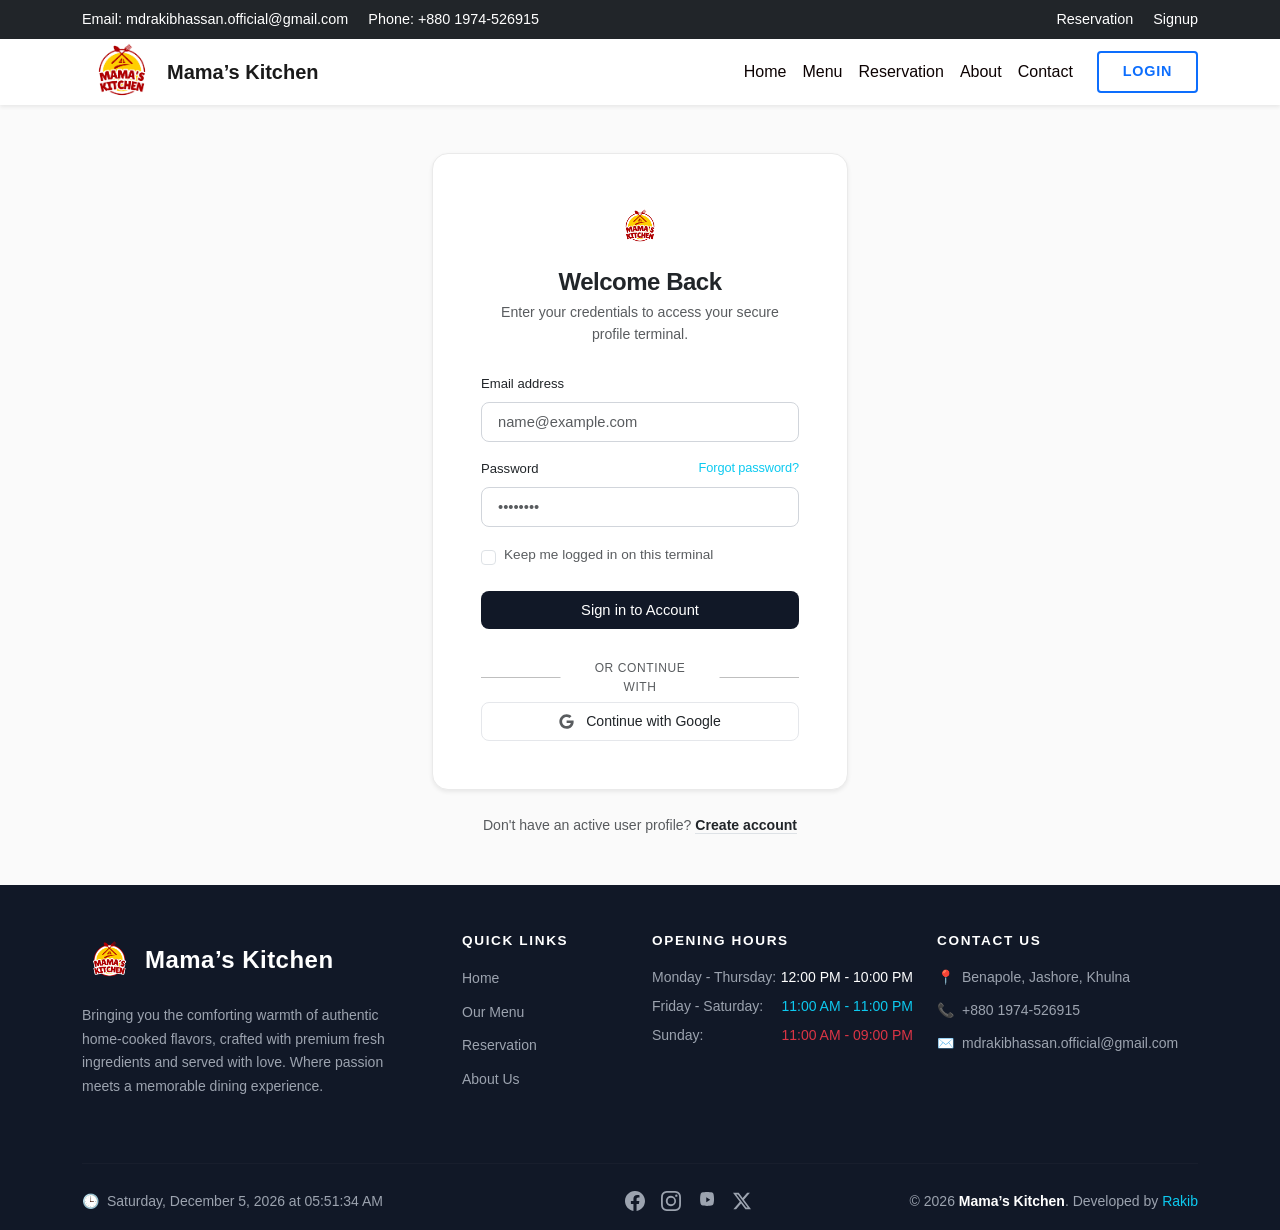
<file: login.html>
<!DOCTYPE html>
<html lang="en">
<head>
    <meta charset="UTF-8">
    <meta name="viewport" content="width=device-width, initial-scale=1.0">
    <title>Mama’s Kitchen - Login</title>
    <link href="https://cdn.jsdelivr.net/npm/bootstrap@5.3.0-alpha1/dist/css/bootstrap.min.css" rel="stylesheet">
    <link rel="stylesheet" href="style.css">
</head>
<body>
    <header class="bg-dark text-white py-2" style="font-size: 0.9rem;">
        <div class="container d-flex justify-content-between align-items-center">
            <div>
                <span>Email: mdrakibhassan.official@gmail.com</span>
                <span class="ms-3">Phone: +880 1974-526915</span>
            </div>
            <div>
                <a href="reservation.html" class="text-white text-decoration-none me-3">Reservation</a>
                <a href="signup.html" class="text-white text-decoration-none">Signup</a>
            </div>
        </div>
    </header>

    <nav class="navbar navbar-expand-lg navbar-light bg-white shadow-sm sticky-top" style="top: 0; z-index: 1020;">
        <div class="container">
            <a class="navbar-brand d-inline-flex align-items-center" href="index.html" style="position: relative; height: 50px; margin-top: 0; margin-bottom: 0;">
                <img src="logo.png" alt="Logo" style="height: 80px; width: auto; object-fit: contain; position: absolute; top: 50%; transform: translateY(-50%); z-index: 1025;">
                <span class="fw-bold" style="margin-left: 85px; line-height: 1; color: #1a1a1a;">Mama’s Kitchen</span>
            </a>
            
            <button class="navbar-toggler border-0 shadow-none" type="button" data-bs-toggle="collapse" data-bs-target="#navbarNav">
                <span class="navbar-toggler-icon"></span>
            </button>
            
            <div class="collapse navbar-collapse" id="navbarNav">
                <ul class="navbar-nav ms-auto">
                <li class="nav-item"><a class="nav-link" href="index.html">Home</a></li>
                <li class="nav-item"><a class="nav-link" href="menu.html">Menu</a></li>
                <li class="nav-item"><a class="nav-link" href="reservation.html">Reservation</a></li>
                <li class="nav-item"><a class="nav-link" href="about.html">About</a></li>
                <li class="nav-item"><a class="nav-link" href="contact.html">Contact</a></li>
                <li class="nav-item ms-lg-3 mt-2 mt-lg-0">
            <a class="btn btn-login-custom" href="login.html">Login</a>
        </li>
            </ul>
            </div>
        </div>
    </nav>

    <main class="d-flex align-items-center justify-content-center py-5" style="background-color: #fafafa; min-height: calc(100vh - 160px); font-family: 'Poppins', sans-serif;">
        <div class="container">
            <div class="row justify-content-center">
                <div class="col-12" style="max-width: 440px;">
                    
                    <div class="bg-white p-4 p-md-5 rounded-4 shadow-sm border" style="border-color: #eaeaea !important;">
                        
                        <div class="text-center mb-4">
                            <img src="logo.png" alt="Mama's Kitchen Logo" class="mb-3" style="height: 50px; width: auto; object-fit: contain;">
                            <h4 class="fw-bold text-dark mb-1" style="letter-spacing: -0.02em;">Welcome Back</h4>
                            <p class="text-muted small mb-0" style="font-size: 0.88rem;">Enter your credentials to access your secure profile terminal.</p>
                        </div>

                        <form action="#" method="POST" id="minimalistAuthLoginForm">
                            
                            <div class="mb-3">
                                <label class="form-label small fw-medium text-dark mb-2" style="font-size: 0.82rem;">Email address</label>
                                <input type="email" class="form-control px-3 py-2 rounded-3 shadow-none minimal-input-field" placeholder="name@example.com" required>
                            </div>

                            <div class="mb-3">
                                <div class="d-flex justify-content-between align-items-center mb-2">
                                    <label class="form-label small fw-medium text-dark mb-0" style="font-size: 0.82rem;">Password</label>
                                    <a href="#" class="text-info text-decoration-none fw-medium" style="font-size: 0.8rem; letter-spacing: -0.01em;">Forgot password?</a>
                                </div>
                                <input type="password" class="form-control px-3 py-2 rounded-3 shadow-none minimal-input-field" placeholder="••••••••" required>
                            </div>

                            <div class="form-check mb-4 d-flex align-items-center">
                                <input type="checkbox" class="form-check-input shadow-none minimal-checkbox-control me-2" id="rememberTerminalCheck" style="cursor: pointer; width: 15px; height: 15px;">
                                <label class="form-check-label text-muted" for="rememberTerminalCheck" style="cursor: pointer; user-select: none; font-size: 0.85rem;">Keep me logged in on this terminal</label>
                            </div>

                            <button type="submit" class="btn btn-dark w-100 py-2 rounded-3 fw-medium text-white border-0 minimal-btn-action mb-4" style="background-color: #111827; font-size: 0.92rem; transition: all 0.2s ease-in-out;">
                                Sign in to Account
                            </button>

                            <div class="text-center position-relative my-4">
                                <hr class="opacity-10" style="border-color: #000000;">
                                <span class="position-absolute top-50 start-50 translate-middle bg-white px-3 text-muted" style="font-size: 0.75rem; letter-spacing: 0.05em; font-weight: 500;">OR CONTINUE WITH</span>
                            </div>

                            <a href="#" class="btn btn-light w-100 py-2 rounded-3 border d-flex align-items-center justify-content-center gap-2 text-dark shadow-none minimal-btn-oauth" style="background-color: #ffffff; border-color: #e5e7eb !important; font-size: 0.88rem; font-weight: 500; transition: all 0.2s ease;">
                                <svg xmlns="http://www.w3.org/2000/svg" width="15" height="15" fill="currentColor" viewBox="0 0 488 512" class="me-1 text-muted">
                                    <path d="M488 261.8C488 403.3 391.1 504 248 504 110.8 504 0 393.2 0 256S110.8 8 248 8c66.8 0 123 24.5 166.3 64.9l-67.5 64.9C258.5 52.6 94.3 116.6 94.3 256c0 86.5 69.1 156.6 153.7 156.6 98.2 0 135-70.4 140.8-106.9H248v-85.3h236.1c2.3 12.7 3.9 24.9 3.9 41.4z"/>
                                </svg>
                                Continue with Google
                            </a>

                        </form>
                    </div>

                    <div class="text-center mt-4">
                        <p class="text-muted mb-0" style="font-size: 0.88rem;">Don't have an active user profile? <a href="signup.html" class="text-dark fw-semibold text-decoration-none border-bottom pb-0.5" style="border-color: #111827;">Create account</a></p>
                    </div>

                </div>
            </div>
        </div>
    </main>

    <div class="modal fade" id="loginSuccessModal" data-bs-backdrop="static" data-bs-keyboard="false" tabindex="-1" aria-hidden="true">
        <div class="modal-dialog modal-dialog-centered" style="max-width: 380px;">
            <div class="modal-content border-0 rounded-4 shadow" style="font-family: 'Poppins', sans-serif;">
                <div class="modal-body text-center p-4 p-md-5">
                    <div class="d-inline-flex align-items-center justify-content-center bg-success bg-opacity-10 rounded-circle mb-3" style="width: 60px; height: 60px;">
                        <svg xmlns="http://www.w3.org/2000/svg" width="30" height="30" fill="#198754" class="bi bi-check-circle-fill" viewBox="0 0 16 16">
                            <path d="M16 8A8 8 0 1 1 0 8a8 8 0 0 1 16 0m-3.97-3.03a.75.75 0 0 0-1.08.022L7.477 9.417 5.384 7.323a.75.75 0 0 0-1.06 1.06L6.97 11.03a.75.75 0 0 0 1.079-.02l3.992-4.99a.75.75 0 0 0-.01-1.05z"/>
                        </svg>
                    </div>
                    <h5 class="fw-bold text-dark mb-2">Login Successful!</h5>
                    <p class="text-muted small mb-4" style="line-height: 1.5;">Welcome back to Mama's Kitchen. Redirecting you to your secure dashboard area...</p>
                    <button type="button" class="btn btn-dark w-100 py-2 rounded-3 fw-medium border-0" data-bs-dismiss="modal" style="background-color: #111827; font-size: 0.9rem;">
                        Go to Dashboard
                    </button>
                </div>
            </div>
        </div>
    </div>

    <footer class="footer-classic text-white pt-5 pb-3" style="background-color: #111827; font-family: 'Poppins', sans-serif;">
        <div class="container">
            <div class="row g-4">
                <div class="col-md-6 col-lg-4">
                    <div class="d-flex align-items-center gap-2 mb-3">
                        <img src="logo.png" alt="Mama's Kitchen Logo" style="height: 55px; width: auto; object-fit: contain;">
                        <h4 class="fw-bold text-white mb-0 tracking-wide" style="font-size: 1.5rem;">Mama’s Kitchen</h4>
                    </div>
                    <p class="text-secondary small pe-xl-5" style="line-height: 1.7; color: #9ca3af !important;">
                        Bringing you the comforting warmth of authentic home-cooked flavors, crafted with premium fresh ingredients and served with love. Where passion meets a memorable dining experience.
                    </p>
                </div>

                <div class="col-6 col-lg-2">
                    <h6 class="text-uppercase fw-bold text-white mb-3 tracking-wider" style="font-size: 0.85rem; color: #f3f4f6;">Quick Links</h6>
                    <ul class="list-unstyled classic-footer-links mb-0">
                        <li class="mb-2"><a href="index.html" class="text-decoration-none small">Home</a></li>
                        <li class="mb-2"><a href="menu.html" class="text-decoration-none small">Our Menu</a></li>
                        <li class="mb-2"><a href="reservation.html" class="text-decoration-none small">Reservation</a></li>
                        <li class="mb-2"><a href="about.html" class="text-decoration-none small">About Us</a></li>
                    </ul>
                </div>

                <div class="col-6 col-lg-3">
                    <h6 class="text-uppercase fw-bold text-white mb-3 tracking-wider" style="font-size: 0.85rem; color: #f3f4f6;">Opening Hours</h6>
                    <ul class="list-unstyled text-secondary small mb-0" style="line-height: 1.8; color: #9ca3af !important;">
                        <li class="d-flex justify-content-between mb-1"><span>Monday - Thursday:</span> <span class="text-white">12:00 PM - 10:00 PM</span></li>
                        <li class="d-flex justify-content-between mb-1"><span>Friday - Saturday:</span> <span class="text-info">11:00 AM - 11:00 PM</span></li>
                        <li class="d-flex justify-content-between"><span>Sunday:</span> <span class="text-danger">11:00 AM - 09:00 PM</span></li>
                    </ul>
                </div>

                <div class="col-md-6 col-lg-3">
                    <h6 class="text-uppercase fw-bold text-white mb-3 tracking-wider" style="font-size: 0.85rem; color: #f3f4f6;">Contact Us</h6>
                    <ul class="list-unstyled text-secondary small mb-0" style="color: #9ca3af !important; line-height: 1.8;">
                        <li class="mb-2 d-flex align-items-start">
                            <span class="text-info me-2">📍</span> Benapole, Jashore, Khulna
                        </li>
                        <li class="mb-2 d-flex align-items-center">
                            <span class="text-info me-2">📞</span> +880 1974-526915
                        </li>
                        <li class="mb-0 d-flex align-items-center">
                            <span class="text-info me-2">✉️</span> mdrakibhassan.official@gmail.com
                        </li>
                    </ul>
                </div>
            </div>

            <hr class="mt-5 mb-4 opacity-10" style="border-color: rgba(255, 255, 255, 0.1);">

            <div class="row align-items-center gy-3">
                <div class="col-md-5 text-center text-md-start">
                    <div class="d-inline-flex align-items-center text-secondary small" style="color: #9ca3af !important;">
                        <span class="text-info me-2">🕒</span>
                        <span id="footerLiveDateTime" class="fw-medium">Loading server time...</span>
                    </div>
                </div>

                <div class="col-md-3 text-center">
                    <div class="d-flex justify-content-center gap-3 classic-social-wrap">
                        <a href="#" class="social-icon" title="Facebook">
                            <svg xmlns="http://www.w3.org/2000/svg" width="20" height="20" fill="currentColor" viewBox="0 0 16 16">
                                <path d="M16 8.049c0-4.446-3.582-8.05-8-8.05C3.58 0-.002 3.603-.002 8.05c0 4.017 2.926 7.347 6.75 7.951v-5.625h-2.03V8.05H6.75V6.275c0-2.017 1.195-3.131 3.022-3.131.876 0 1.791.157 1.791.157v1.98h-1.009c-.993 0-1.303.621-1.303 1.258v1.51h2.218l-.354 2.326H9.25V16c3.824-.604 6.75-3.934 6.75-7.951"/>
                            </svg>
                        </a>
                        <a href="#" class="social-icon" title="Instagram">
                            <svg xmlns="http://www.w3.org/2000/svg" width="20" height="20" fill="currentColor" viewBox="0 0 16 16">
                                <path d="M8 0C5.829 0 5.556.01 4.703.048 3.85.088 3.269.222 2.76.42a3.9 3.9 0 0 0-1.417.923A3.9 3.9 0 0 0 .42 2.76C.222 3.268.087 3.85.048 4.7.01 5.555 0 5.827 0 8.001c0 2.172.01 2.444.048 3.297.04.852.174 1.433.372 1.942.205.526.478.972.923 1.417.444.445.89.719 1.416.923.51.198 1.09.333 1.942.372C5.555 15.99 5.827 16 8 16s2.444-.01 3.298-.048c.851-.04 1.434-.174 1.943-.372a3.9 3.9 0 0 0 1.416-.923c.445-.445.718-.891.923-1.417.197-.509.332-1.09.372-1.942C15.99 10.445 16 10.173 16 8s-.01-2.445-.048-3.299c-.04-.851-.175-1.433-.372-1.941a3.9 3.9 0 0 0-.923-1.417A3.9 3.9 0 0 0 13.24.42c-.51-.198-1.092-.333-1.943-.372C10.443.01 10.172 0 7.998 0zm-.717 1.442h.718c2.136 0 2.389.007 3.232.046.78.035 1.204.166 1.486.275.373.145.64.319.92.599.28.28.453.546.598.92.11.281.24.705.275 1.485.039.843.047 1.096.047 3.231s-.008 2.389-.047 3.232c-.035.78-.166 1.203-.275 1.485a2.5 2.5 0 0 1-.599.919c-.28.28-.546.453-.92.598-.28.11-.704.24-1.485.276-.843.038-1.096.047-3.232.047s-2.39-.009-3.233-.047c-.78-.036-1.203-.166-1.485-.276a2.5 2.5 0 0 1-.92-.598 2.5 2.5 0 0 1-.6-.92c-.109-.281-.24-.705-.275-1.485-.038-.843-.046-1.096-.046-3.233s.008-2.388.046-3.231c.036-.78.166-1.204.276-1.486.145-.373.319-.64.599-.92.28-.28.546-.453.92-.598.282-.11.705-.24 1.485-.276.738-.034 1.024-.044 2.515-.045zm4.988 1.328a.96.96 0 1 0 0 1.92.96.96 0 0 0 0-1.92m-4.27 1.122a4.109 4.109 0 1 0 0 8.217 4.109 4.109 0 0 0 0-8.217m0 1.441a2.667 2.667 0 1 1 0 5.334 2.667 2.667 0 0 1 0-5.334"/>
                            </svg>
                        </a>
                        <a href="#" class="social-icon" title="YouTube">
                            <svg xmlns="http://www.w3.org/2000/svg" width="20" height="20" fill="currentColor" viewBox="0 0 16 16">
                                <path d="M8.051 11.919c-1.625 0-3.133-.192-4.116-.514-.453-.149-.8-.49-.949-.95-.314-.982-.513-2.483-.513-4.105 0-1.623.199-3.123.513-4.105.149-.451.496-.791.949-.95 1.004-.326 2.511-.514 4.116-.514 1.625 0 3.132.188 4.116.514.453.15.8.491.949.95.314.982.513 2.482.513 4.105 0 1.622-.201 3.123-.513 4.105-.149.451-.496.79-.949.95-1.004.322-2.511.514-4.116.514m-.633-6.857v3.944l3.147-1.972z"/>
                            </svg>
                        </a>
                        <a href="#" class="social-icon" title="X / Twitter">
                            <svg xmlns="http://www.w3.org/2000/svg" width="18" height="18" fill="currentColor" viewBox="0 0 16 16">
                                <path d="M12.6.75h2.454l-5.36 6.142L16 15.25h-4.937l-3.867-5.07-4.425 5.07H.316l5.733-6.57L0 .75h5.063l3.495 4.633L12.6.75Zm-.86 13.028h1.36L4.323 2.145H2.865z"/>
                            </svg>
                        </a>
                    </div>
                </div>

                <div class="col-md-4 text-center text-md-end">
                    <p class="text-secondary small mb-0" style="color: #9ca3af !important;">
                        &copy; 2026 <span class="text-white fw-semibold">Mama’s Kitchen</span>. Developed by <span class="text-info fw-medium">Rakib</span>
                    </p>
                </div>
            </div>
        </div>
    </footer>

    <script src="https://cdn.jsdelivr.net/npm/bootstrap@5.3.0-alpha1/dist/js/bootstrap.bundle.min.js"></script>

    <script>
        document.addEventListener('DOMContentLoaded', function () {
            const loginForm = document.getElementById('minimalistAuthLoginForm');
            // Bootstrap Modal instance create kora hoyeche
            const successModal = new bootstrap.Modal(document.getElementById('loginSuccessModal'));

            if (loginForm) {
                loginForm.addEventListener('submit', function (event) {
                    // Page reload/refresh stop korar jonno preventDefault use kora hoyeche
                    event.preventDefault();

                    // Form control data validation successfully check hole popup as hbe
                    if (loginForm.checkValidity()) {
                        successModal.show();
                    }
                    
                    loginForm.classList.add('was-validated');
                });
            }
        });
    </script>
    <!-- Bootstrap JS -->
    <script src="https://cdn.jsdelivr.net/npm/bootstrap@5.3.0-alpha1/dist/js/bootstrap.bundle.min.js"></script>
    <!-- External JS -->
    <script src="script.js"></script>
</body>
</html>
</file>
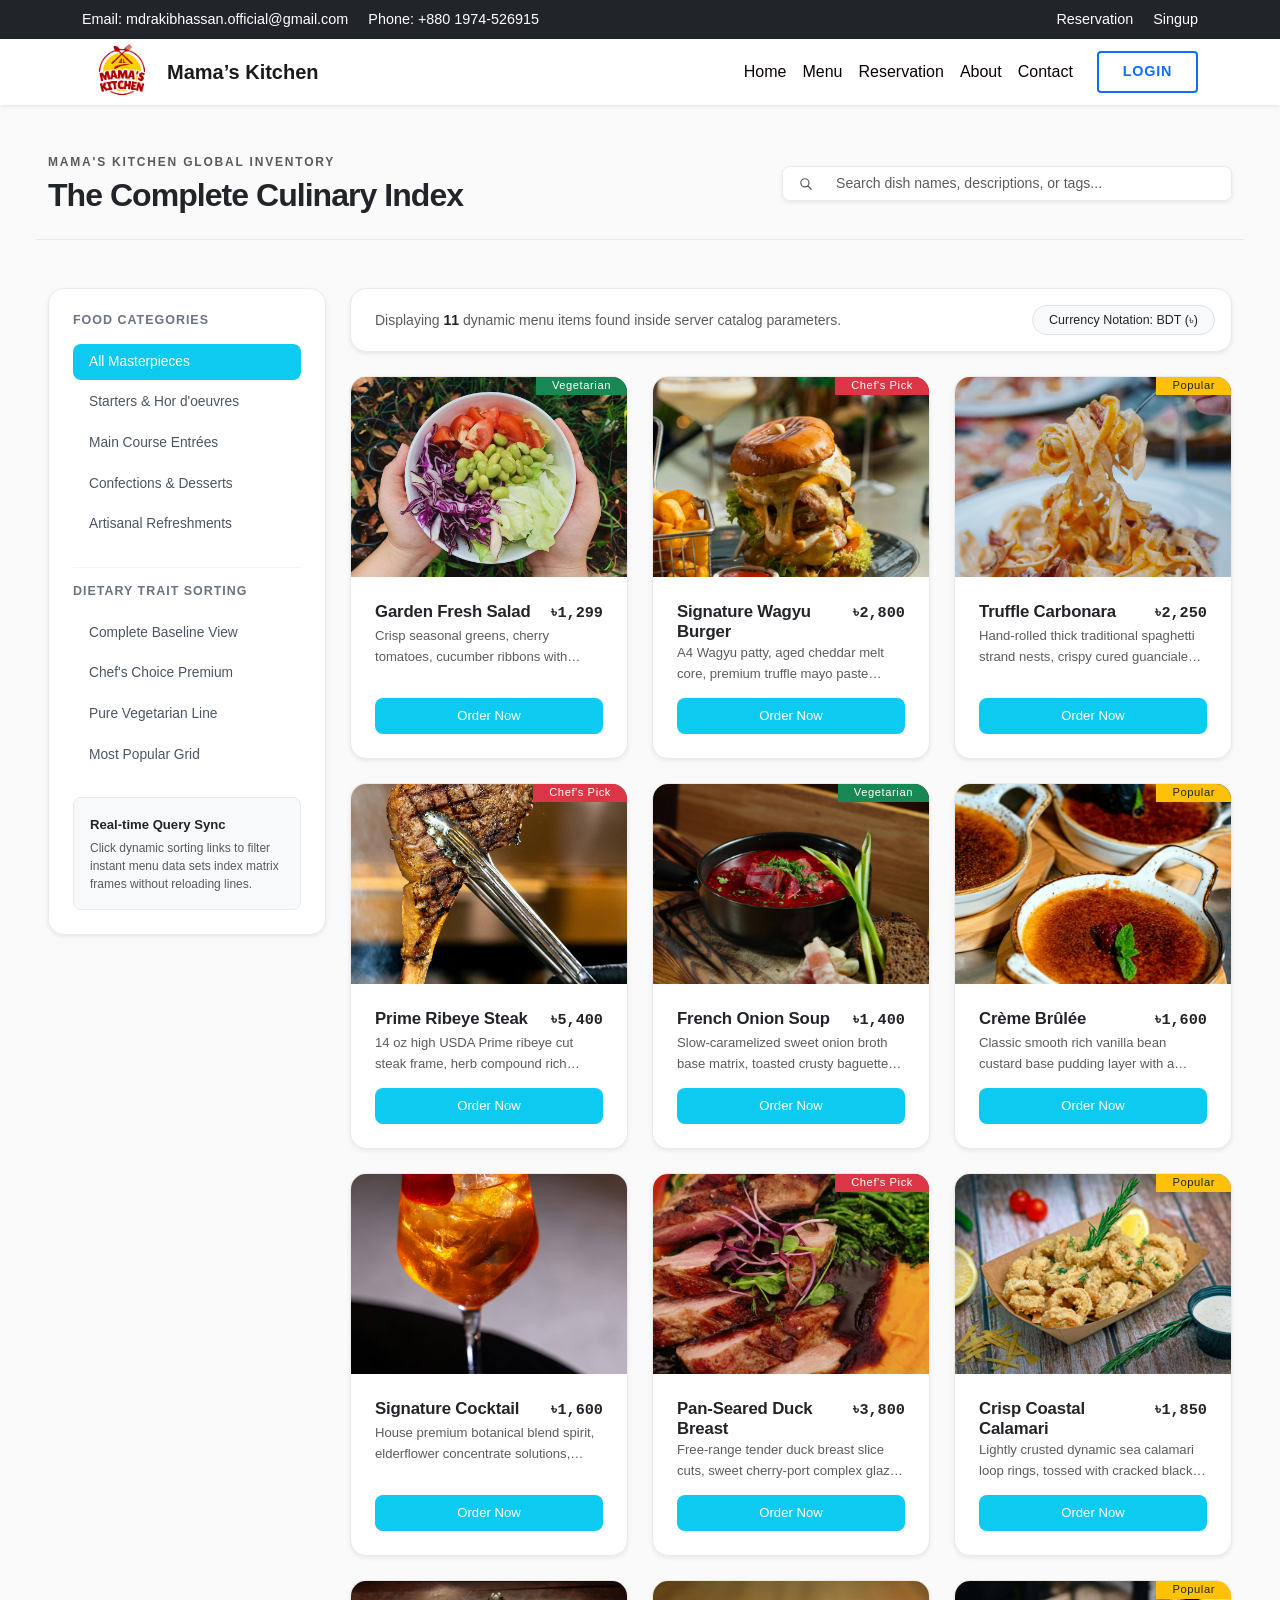
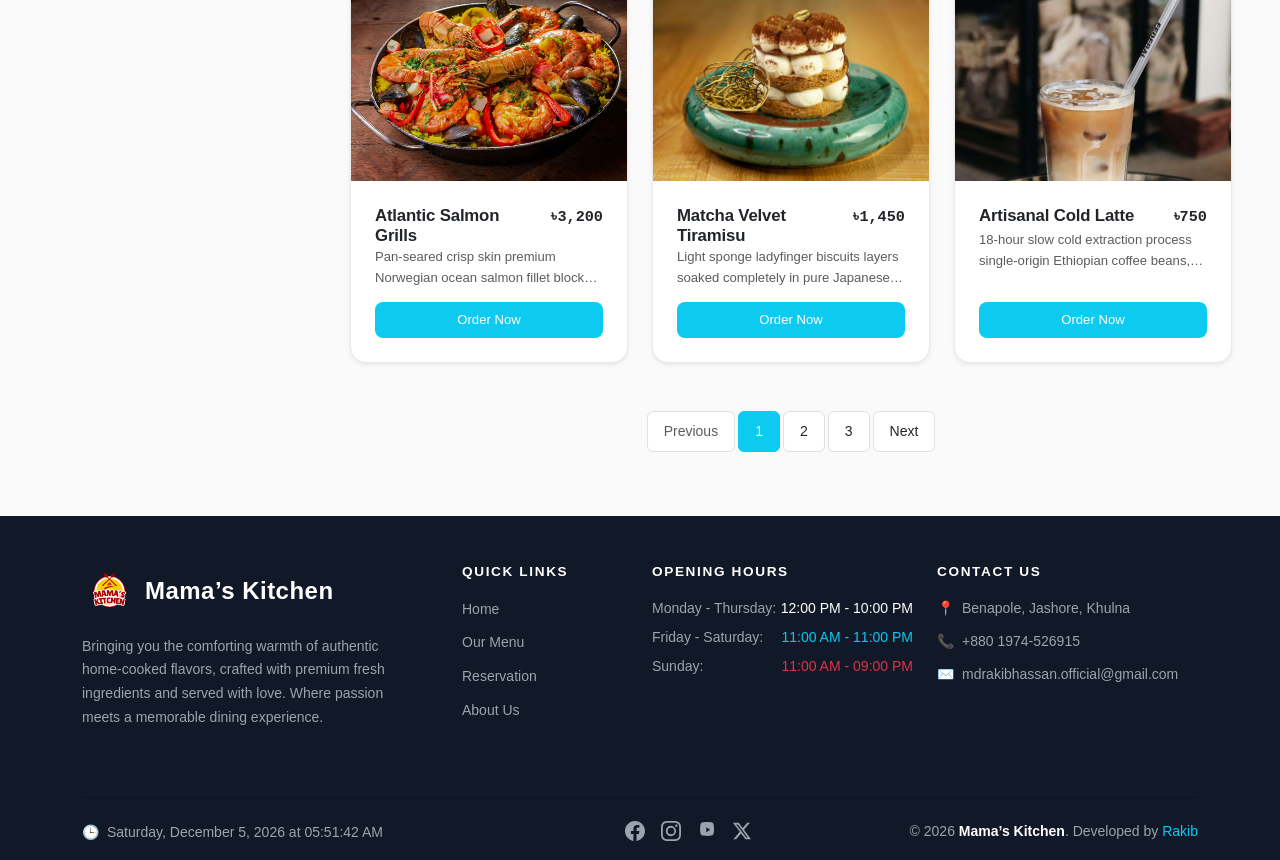
<file: menu.html>
<!DOCTYPE html>
<html lang="en">
<head>
    <meta charset="UTF-8">
    <meta name="viewport" content="width=device-width, initial-scale=1.0">
    <title>Mama’s Kitchen</title>
    <!-- Bootstrap CSS -->
    <link href="https://cdn.jsdelivr.net/npm/bootstrap@5.3.0-alpha1/dist/css/bootstrap.min.css" rel="stylesheet">
    <!-- External CSS -->
    <link rel="stylesheet" href="style.css">
</head>
<body>
    <!-- Top Header Bar -->
    <header class="bg-dark text-white py-2" style="font-size: 0.9rem;">
    <div class="container d-flex justify-content-between align-items-center">
        <div>
            <span>Email: mdrakibhassan.official@gmail.com</span>
            <span class="ms-3">Phone: +880 1974-526915</span>
        </div>
        <div>
            <a href="reservation.html" class="text-white text-decoration-none me-3">Reservation</a>
            <a href="signup.html" class="text-white text-decoration-none">Singup</a>
        </div>
    </div>
</header>

    <!-- Navbar -->
    <nav class="navbar navbar-expand-lg navbar-light bg-white shadow-sm sticky-top" style="top: 0; z-index: 1020;">
    <div class="container">
        <a class="navbar-brand d-inline-flex align-items-center" href="index.html" style="position: relative; height: 50px; margin-top: 0; margin-bottom: 0;">
            <img src="logo.png" alt="Logo" style="height: 80px; width: auto; object-fit: contain; position: absolute; top: 50%; transform: translateY(-50%); z-index: 1025;">
            <span class="fw-bold" style="margin-left: 85px; line-height: 1; color: #1a1a1a;">Mama’s Kitchen</span>
        </a>
        
        <button class="navbar-toggler border-0 shadow-none" type="button" data-bs-toggle="collapse" data-bs-target="#navbarNav">
            <span class="navbar-toggler-icon"></span>
        </button>
        
        <div class="collapse navbar-collapse" id="navbarNav">
            <ul class="navbar-nav ms-auto">
                <li class="nav-item"><a class="nav-link" href="index.html">Home</a></li>
                <li class="nav-item"><a class="nav-link" href="menu.html">Menu</a></li>
                <li class="nav-item"><a class="nav-link" href="reservation.html">Reservation</a></li>
                <li class="nav-item"><a class="nav-link" href="about.html">About</a></li>
                <li class="nav-item"><a class="nav-link" href="contact.html">Contact</a></li>
                <li class="nav-item ms-lg-3 mt-2 mt-lg-0">
            <a class="btn btn-login-custom" href="login.html">Login</a>
        </li>
            </ul>
        </div>
    </div>
</nav>

<main class="py-4 py-md-5" style="background-color: #fafafa; font-family: 'Poppins', sans-serif; min-height: 100vh;">
    <div class="container-fluid px-3 px-md-5">
        
        <div class="row align-items-center mb-4 mb-md-5 pb-3 pb-4 border-bottom" style="border-color: #eaeaea !important;">
            <div class="col-md-6 text-center text-md-start mb-3 mb-md-0">
                <span class="text-uppercase tracking-wider text-muted fw-bold d-block mb-1" style="font-size: 0.75rem; letter-spacing: 0.15em;">Mama's Kitchen Global Inventory</span>
                <h2 class="fw-bold text-dark mb-0" style="letter-spacing: -0.03em;">The Complete Culinary Index</h2>
            </div>
            <div class="col-md-6 text-md-end">
                <div class="input-group ms-auto shadow-sm rounded-3 overflow-hidden" style="max-width: 450px; border: 1px solid #eaeaea;">
                    <span class="input-group-text bg-white border-0 text-muted ps-3">
                        <svg xmlns="http://www.w3.org/2000/svg" width="14" height="14" fill="none" viewBox="0 0 24 24" stroke="currentColor" stroke-width="2">
                            <path stroke-linecap="round" stroke-linejoin="round" d="M21 21l-6-6m2-5a7 7 0 11-14 0 7 7 0 0114 0z" />
                        </svg>
                    </span>
                    <input type="text" id="menuLiveSearchQuery" class="form-control bg-white border-0 py-2.5 shadow-none" placeholder="Search dish names, descriptions, or tags..." style="font-size: 0.88rem; color: #111827;">
                </div>
            </div>
        </div>

        <div class="d-lg-none mb-4 overflow-hidden">
            <span class="text-uppercase tracking-wider text-muted fw-bold d-block mb-2" style="font-size: 0.7rem; letter-spacing: 0.08em;">Food Categories</span>
            <div class="d-flex overflow-auto pb-2 gap-2 mobile-category-scroll-engine" style="scrollbar-width: none; -ms-overflow-style: none;">
                <style>.mobile-category-scroll-engine::-webkit-scrollbar { display: none; }</style>
                <button class="btn btn-sm rounded-pill px-3 py-2 text-nowrap mobile-scroll-pill active" onclick="executeCategoryFilter('all', this)">All Masterpieces</button>
                <button class="btn btn-sm rounded-pill px-3 py-2 text-nowrap mobile-scroll-pill text-secondary bg-white border" onclick="executeCategoryFilter('starters', this)">Starters</button>
                <button class="btn btn-sm rounded-pill px-3 py-2 text-nowrap mobile-scroll-pill text-secondary bg-white border" onclick="executeCategoryFilter('mains', this)">Main Course</button>
                <button class="btn btn-sm rounded-pill px-3 py-2 text-nowrap mobile-scroll-pill text-secondary bg-white border" onclick="executeCategoryFilter('desserts', this)">Desserts</button>
                <button class="btn btn-sm rounded-pill px-3 py-2 text-nowrap mobile-scroll-pill text-secondary bg-white border" onclick="executeCategoryFilter('drinks', this)">Artisanal Refreshments</button>
            </div>
        </div>

        <div class="row g-4">
            
            <aside class="col-xl-3 col-lg-4 d-none d-lg-block">
                <div class="bg-white p-4 rounded-4 border sticky-top shadow-sm" style="top: 24px; border-color: #eaeaea !important; z-index: 10;">
                    
                    <div class="mb-4">
                        <h6 class="fw-bold text-dark text-uppercase mb-3" style="font-size: 0.78rem; letter-spacing: 0.08em; color: #6b7280 !important;">Food Categories</h6>
                        <div class="d-flex flex-column gap-1 navigation-list-engine">
                            <button class="btn w-100 text-start py-2 px-3 rounded-3 border-0 sidebar-filter-link active" onclick="executeCategoryFilter('all', this)">All Masterpieces</button>
                            <button class="btn w-100 text-start py-2 px-3 rounded-3 border-0 sidebar-filter-link text-secondary" onclick="executeCategoryFilter('starters', this)">Starters & Hor d'oeuvres</button>
                            <button class="btn w-100 text-start py-2 px-3 rounded-3 border-0 sidebar-filter-link text-secondary" onclick="executeCategoryFilter('mains', this)">Main Course Entrées</button>
                            <button class="btn w-100 text-start py-2 px-3 rounded-3 border-0 sidebar-filter-link text-secondary" onclick="executeCategoryFilter('desserts', this)">Confections & Desserts</button>
                            <button class="btn w-100 text-start py-2 px-3 rounded-3 border-0 sidebar-filter-link text-secondary" onclick="executeCategoryFilter('drinks', this)">Artisanal Refreshments</button>
                        </div>
                    </div>

                    <div class="mb-4 pt-3 border-top" style="border-color: #f3f4f6 !important;">
                        <h6 class="fw-bold text-dark text-uppercase mb-3" style="font-size: 0.78rem; letter-spacing: 0.08em; color: #6b7280 !important;">Dietary Trait Sorting</h6>
                        <div class="d-flex flex-column gap-1">
                            <button class="btn w-100 text-start py-2 px-3 rounded-3 border-0 sidebar-filter-link text-secondary" onclick="executePreferenceFilter('all', this)">Complete Baseline View</button>
                            <button class="btn w-100 text-start py-2 px-3 rounded-3 border-0 sidebar-filter-link text-secondary" onclick="executePreferenceFilter('signature', this)">Chef's Choice Premium</button>
                            <button class="btn w-100 text-start py-2 px-3 rounded-3 border-0 sidebar-filter-link text-secondary" onclick="executePreferenceFilter('veg', this)">Pure Vegetarian Line</button>
                            <button class="btn w-100 text-start py-2 px-3 rounded-3 border-0 sidebar-filter-link text-secondary" onclick="executePreferenceFilter('popular', this)">Most Popular Grid</button>
                        </div>
                    </div>

                    <div class="p-3 bg-light rounded-3 border" style="border-color: #eaeaea !important;">
                        <span class="small fw-semibold text-dark d-block mb-1" style="font-size: 0.82rem;">Real-time Query Sync</span>
                        <p class="text-muted mb-0" style="font-size: 0.75rem; line-height: 1.5;">Click dynamic sorting links to filter instant menu data sets index matrix frames without reloading lines.</p>
                    </div>

                </div>
            </aside>

            <section class="col-xl-9 col-lg-8">
                
    <div class="bg-white p-3 rounded-4 border mb-4 d-flex align-items-center justify-content-between shadow-sm" style="border-color: #eaeaea !important;">
        <div class="small text-muted ps-2">
            Displaying <span class="fw-semibold text-dark id-count-variable" id="visibleCatalogMetricCount">11</span> dynamic menu items found inside server catalog parameters.
        </div>
        <span class="badge px-3 py-2 bg-light text-dark border rounded-pill" style="font-size: 0.78rem; font-weight: 500;">Currency Notation: BDT (৳)</span>
    </div>

    <div class="row g-3 g-md-4" id="masterCatalogMenuGrid">
        
        <div class="col-md-6 col-xl-4 menu-item-data-container" data-category="starters" data-preference="veg">
            <div class="bg-white rounded-4 shadow-sm border overflow-hidden h-100 d-flex flex-column justify-content-between asset-card-interface" style="border-color: #eaeaea !important;">
                <div class="position-relative overflow-hidden">
                    <span class="position-absolute top-0 end-0 bg-success text-white px-3 py-1.5 fw-medium rounded-bl-3" style="font-size: 0.7rem; letter-spacing: 0.05em; z-index: 2;">Vegetarian</span>
                    <img src="photo-4.jpg" alt="Garden Fresh Salad Asset File" class="w-100 menu-product-img-element" style="height: 200px; object-fit: cover;">
                </div>
                <div class="p-4 flex-grow-1 d-flex flex-column justify-content-between">
                    <div class="mb-3">
                        <div class="d-flex justify-content-between align-items-baseline gap-2 mb-1.5">
                            <h6 class="fw-bold text-dark mb-0 item-heading-anchor" style="letter-spacing: -0.01em; font-size: 1.05rem;">Garden Fresh Salad</h6>
                            <span class="fw-bold text-dark font-monospace" style="font-size: 0.95rem;">৳1,299</span>
                        </div>
                        <p class="text-muted text-clamp-description mb-0" style="font-size: 0.82rem; line-height: 1.6;">Crisp seasonal greens, cherry tomatoes, cucumber ribbons with house vinaigrette solutions framework setup.</p>
                    </div>
                    <a href="dish-details.html" class="btn btn-info w-100 py-2 rounded-3 text-white border-0 minimalist-card-action-btn text-decoration-none text-center" style="font-size: 0.82rem; transition: all 0.2s;">Order Now</a>
                </div>
            </div>
        </div>

        <div class="col-md-6 col-xl-4 menu-item-data-container" data-category="mains" data-preference="signature">
            <div class="bg-white rounded-4 shadow-sm border overflow-hidden h-100 d-flex flex-column justify-content-between asset-card-interface" style="border-color: #eaeaea !important;">
                <div class="position-relative overflow-hidden">
                    <span class="position-absolute top-0 end-0 bg-danger text-white px-3 py-1.5 fw-medium rounded-bl-3" style="font-size: 0.7rem; letter-spacing: 0.05em; z-index: 2;">Chef's Pick</span>
                    <img src="photo-5.jpg" alt="Signature Wagyu Burger Asset" class="w-100 menu-product-img-element" style="height: 200px; object-fit: cover;">
                </div>
                <div class="p-4 flex-grow-1 d-flex flex-column justify-content-between">
                    <div class="mb-3">
                        <div class="d-flex justify-content-between align-items-baseline gap-2 mb-1.5">
                            <h6 class="fw-bold text-dark mb-0 item-heading-anchor" style="letter-spacing: -0.01em; font-size: 1.05rem;">Signature Wagyu Burger</h6>
                            <span class="fw-bold text-dark font-monospace" style="font-size: 0.95rem;">৳2,800</span>
                        </div>
                        <p class="text-muted text-clamp-description mb-0" style="font-size: 0.82rem; line-height: 1.6;">A4 Wagyu patty, aged cheddar melt core, premium truffle mayo paste brushed inside a soft artisan brioche bun layer.</p>
                    </div>
                    <a href="dish-details.html" class="btn btn-info w-100 py-2 rounded-3 text-white border-0 minimalist-card-action-btn text-decoration-none text-center" style="font-size: 0.82rem; transition: all 0.2s;">Order Now</a>
                </div>
            </div>
        </div>

        <div class="col-md-6 col-xl-4 menu-item-data-container" data-category="mains" data-preference="popular">
            <div class="bg-white rounded-4 shadow-sm border overflow-hidden h-100 d-flex flex-column justify-content-between asset-card-interface" style="border-color: #eaeaea !important;">
                <div class="position-relative overflow-hidden">
                    <span class="position-absolute top-0 end-0 bg-warning text-dark px-3 py-1.5 fw-medium rounded-bl-3" style="font-size: 0.7rem; letter-spacing: 0.05em; z-index: 2;">Popular</span>
                    <img src="photo-6.jpg" alt="Truffle Carbonara Framework Image File" class="w-100 menu-product-img-element" style="height: 200px; object-fit: cover;">
                </div>
                <div class="p-4 flex-grow-1 d-flex flex-column justify-content-between">
                    <div class="mb-3">
                        <div class="d-flex justify-content-between align-items-baseline gap-2 mb-1.5">
                            <h6 class="fw-bold text-dark mb-0 item-heading-anchor" style="letter-spacing: -0.01em; font-size: 1.05rem;">Truffle Carbonara</h6>
                            <span class="fw-bold text-dark font-monospace" style="font-size: 0.95rem;">৳2,250</span>
                        </div>
                        <p class="text-muted text-clamp-description mb-0" style="font-size: 0.82rem; line-height: 1.6;">Hand-rolled thick traditional spaghetti strand nests, crispy cured guanciale matrix blocks, egg yolk paste cream blend, genuine black truffle shavings.</p>
                    </div>
                    <a href="dish-details.html" class="btn btn-info w-100 py-2 rounded-3 text-white border-0 minimalist-card-action-btn text-decoration-none text-center" style="font-size: 0.82rem; transition: all 0.2s;">Order Now</a>
                </div>
            </div>
        </div>

        <div class="col-md-6 col-xl-4 menu-item-data-container" data-category="mains" data-preference="signature">
            <div class="bg-white rounded-4 shadow-sm border overflow-hidden h-100 d-flex flex-column justify-content-between asset-card-interface" style="border-color: #eaeaea !important;">
                <div class="position-relative overflow-hidden">
                    <span class="position-absolute top-0 end-0 bg-danger text-white px-3 py-1.5 fw-medium rounded-bl-3" style="font-size: 0.7rem; letter-spacing: 0.05em; z-index: 2;">Chef's Pick</span>
                    <img src="photo-7.jpg" alt="Prime Ribeye Premium Asset Picture" class="w-100 menu-product-img-element" style="height: 200px; object-fit: cover;">
                </div>
                <div class="p-4 flex-grow-1 d-flex flex-column justify-content-between">
                    <div class="mb-3">
                        <div class="d-flex justify-content-between align-items-baseline gap-2 mb-1.5">
                            <h6 class="fw-bold text-dark mb-0 item-heading-anchor" style="letter-spacing: -0.01em; font-size: 1.05rem;">Prime Ribeye Steak</h6>
                            <span class="fw-bold text-dark font-monospace" style="font-size: 0.95rem;">৳5,400</span>
                        </div>
                        <p class="text-muted text-clamp-description mb-0" style="font-size: 0.82rem; line-height: 1.6;">14 oz high USDA Prime ribeye cut steak frame, herb compound rich butter emulsion coating layer, roasted garlic cloves, fresh seasonal harvest greens.</p>
                    </div>
                    <a href="dish-details.html" class="btn btn-info w-100 py-2 rounded-3 text-white border-0 minimalist-card-action-btn text-decoration-none text-center" style="font-size: 0.82rem; transition: all 0.2s;">Order Now</a>
                </div>
            </div>
        </div>

        <div class="col-md-6 col-xl-4 menu-item-data-container" data-category="starters" data-preference="veg">
            <div class="bg-white rounded-4 shadow-sm border overflow-hidden h-100 d-flex flex-column justify-content-between asset-card-interface" style="border-color: #eaeaea !important;">
                <div class="position-relative overflow-hidden">
                    <span class="position-absolute top-0 end-0 bg-success text-white px-3 py-1.5 fw-medium rounded-bl-3" style="font-size: 0.7rem; letter-spacing: 0.05em; z-index: 2;">Vegetarian</span>
                    <img src="photo-18.jpg" alt="French Onion Soup File System" class="w-100 menu-product-img-element" style="height: 200px; object-fit: cover;">
                </div>
                <div class="p-4 flex-grow-1 d-flex flex-column justify-content-between">
                    <div class="mb-3">
                        <div class="d-flex justify-content-between align-items-baseline gap-2 mb-1.5">
                            <h6 class="fw-bold text-dark mb-0 item-heading-anchor" style="letter-spacing: -0.01em; font-size: 1.05rem;">French Onion Soup</h6>
                            <span class="fw-bold text-dark font-monospace" style="font-size: 0.95rem;">৳1,400</span>
                        </div>
                        <p class="text-muted text-clamp-description mb-0" style="font-size: 0.82rem; line-height: 1.6;">Slow-caramelized sweet onion broth base matrix, toasted crusty baguette crunch base, thick melted Gruyère layer crust encapsulation.</p>
                    </div>
                    <a href="dish-details.html" class="btn btn-info w-100 py-2 rounded-3 text-white border-0 minimalist-card-action-btn text-decoration-none text-center" style="font-size: 0.82rem; transition: all 0.2s;">Order Now</a>
                </div>
            </div>
        </div>

        <div class="col-md-6 col-xl-4 menu-item-data-container" data-category="desserts" data-preference="popular">
            <div class="bg-white rounded-4 shadow-sm border overflow-hidden h-100 d-flex flex-column justify-content-between asset-card-interface" style="border-color: #eaeaea !important;">
                <div class="position-relative overflow-hidden">
                    <span class="position-absolute top-0 end-0 bg-warning text-dark px-3 py-1.5 fw-medium rounded-bl-3" style="font-size: 0.7rem; letter-spacing: 0.05em; z-index: 2;">Popular</span>
                    <img src="photo-19.jpg" alt="Crème Brûlée Asset Record" class="w-100 menu-product-img-element" style="height: 200px; object-fit: cover;">
                </div>
                <div class="p-4 flex-grow-1 d-flex flex-column justify-content-between">
                    <div class="mb-3">
                        <div class="d-flex justify-content-between align-items-baseline gap-2 mb-1.5">
                            <h6 class="fw-bold text-dark mb-0 item-heading-anchor" style="letter-spacing: -0.01em; font-size: 1.05rem;">Crème Brûlée</h6>
                            <span class="fw-bold text-dark font-monospace" style="font-size: 0.95rem;">৳1,600</span>
                        </div>
                        <p class="text-muted text-clamp-description mb-0" style="font-size: 0.82rem; line-height: 1.6;">Classic smooth rich vanilla bean custard base pudding layer with a perfectly hard fire-caramelized glass sugar sheet crust topper.</p>
                    </div>
                    <a href="dish-details.html" class="btn btn-info w-100 py-2 rounded-3 text-white border-0 minimalist-card-action-btn text-decoration-none text-center" style="font-size: 0.82rem; transition: all 0.2s;">Order Now</a>
                </div>
            </div>
        </div>

        <div class="col-md-6 col-xl-4 menu-item-data-container" data-category="drinks" data-preference="all">
            <div class="bg-white rounded-4 shadow-sm border overflow-hidden h-100 d-flex flex-column justify-content-between asset-card-interface" style="border-color: #eaeaea !important;">
                <img src="photo-20.jpg" alt="Signature Cocktail Frame Asset" class="w-100 menu-product-img-element" style="height: 200px; object-fit: cover;">
                <div class="p-4 flex-grow-1 d-flex flex-column justify-content-between">
                    <div class="mb-3">
                        <div class="d-flex justify-content-between align-items-baseline gap-2 mb-1.5">
                            <h6 class="fw-bold text-dark mb-0 item-heading-anchor" style="letter-spacing: -0.01em; font-size: 1.05rem;">Signature Cocktail</h6>
                            <span class="fw-bold text-dark font-monospace" style="font-size: 0.95rem;">৳1,600</span>
                        </div>
                        <p class="text-muted text-clamp-description mb-0" style="font-size: 0.82rem; line-height: 1.6;">House premium botanical blend spirit, elderflower concentrate solutions, fresh citrus lime zest extract essence, tonic spray.</p>
                    </div>
                    <a href="dish-details.html" class="btn btn-info w-100 py-2 rounded-3 text-white border-0 minimalist-card-action-btn text-decoration-none text-center" style="font-size: 0.82rem; transition: all 0.2s;">Order Now</a>
                </div>
            </div>
        </div>

        <div class="col-md-6 col-xl-4 menu-item-data-container" data-category="mains" data-preference="signature">
            <div class="bg-white rounded-4 shadow-sm border overflow-hidden h-100 d-flex flex-column justify-content-between asset-card-interface" style="border-color: #eaeaea !important;">
                <div class="position-relative overflow-hidden">
                    <span class="position-absolute top-0 end-0 bg-danger text-white px-3 py-1.5 fw-medium rounded-bl-3" style="font-size: 0.7rem; letter-spacing: 0.05em; z-index: 2;">Chef's Pick</span>
                    <img src="photo-21.jpg" alt="Pan Seared Duck Breast Asset Model" class="w-100 menu-product-img-element" style="height: 200px; object-fit: cover;">
                </div>
                <div class="p-4 flex-grow-1 d-flex flex-column justify-content-between">
                    <div class="mb-3">
                        <div class="d-flex justify-content-between align-items-baseline gap-2 mb-1.5">
                            <h6 class="fw-bold text-dark mb-0 item-heading-anchor" style="letter-spacing: -0.01em; font-size: 1.05rem;">Pan-Seared Duck Breast</h6>
                            <span class="fw-bold text-dark font-monospace" style="font-size: 0.95rem;">৳3,800</span>
                        </div>
                        <p class="text-muted text-clamp-description mb-0" style="font-size: 0.82rem; line-height: 1.6;">Free-range tender duck breast slice cuts, sweet cherry-port complex glaze drizzle reduction, parsnip smooth purée paste base, sweet glazed baby carrots.</p>
                    </div>
                    <a href="dish-details.html" class="btn btn-info w-100 py-2 rounded-3 text-white border-0 minimalist-card-action-btn text-decoration-none text-center" style="font-size: 0.82rem; transition: all 0.2s;">Order Now</a>
                </div>
            </div>
        </div>

        <div class="col-md-6 col-xl-4 menu-item-data-container" data-category="starters" data-preference="popular">
            <div class="bg-white rounded-4 shadow-sm border overflow-hidden h-100 d-flex flex-column justify-content-between asset-card-interface" style="border-color: #eaeaea !important;">
                <div class="position-relative overflow-hidden">
                    <span class="position-absolute top-0 end-0 bg-warning text-dark px-3 py-1.5 fw-medium rounded-bl-3" style="font-size: 0.7rem; letter-spacing: 0.05em; z-index: 2;">Popular</span>
                    <img src="photo-22.jpg" alt="Crispy Calamari Loops Asset Representation" class="w-100 menu-product-img-element" style="height: 200px; object-fit: cover;">
                </div>
                <div class="p-4 flex-grow-1 d-flex flex-column justify-content-between">
                    <div class="mb-3">
                        <div class="d-flex justify-content-between align-items-baseline gap-2 mb-1.5">
                            <h6 class="fw-bold text-dark mb-0 item-heading-anchor" style="letter-spacing: -0.01em; font-size: 1.05rem;">Crisp Coastal Calamari</h6>
                            <span class="fw-bold text-dark font-monospace" style="font-size: 0.95rem;">৳1,850</span>
                        </div>
                        <p class="text-muted text-clamp-description mb-0" style="font-size: 0.82rem; line-height: 1.6;">Lightly crusted dynamic sea calamari loop rings, tossed with cracked black pepper flakes and chopped scallion beds, served with rich garlic dynamic aioli pot.</p>
                    </div>
                    <a href="dish-details.html" class="btn btn-info w-100 py-2 rounded-3 text-white border-0 minimalist-card-action-btn text-decoration-none text-center" style="font-size: 0.82rem; transition: all 0.2s;">Order Now</a>
                </div>
            </div>
        </div>

        <div class="col-md-6 col-xl-4 menu-item-data-container" data-category="mains" data-preference="all">
            <div class="bg-white rounded-4 shadow-sm border overflow-hidden h-100 d-flex flex-column justify-content-between asset-card-interface" style="border-color: #eaeaea !important;">
                <img src="photo-9.jpg" alt="Atlantic Salmon Cut Asset Picture" class="w-100 menu-product-img-element" style="height: 200px; object-fit: cover;">
                <div class="p-4 flex-grow-1 d-flex flex-column justify-content-between">
                    <div class="mb-3">
                        <div class="d-flex justify-content-between align-items-baseline gap-2 mb-1.5">
                            <h6 class="fw-bold text-dark mb-0 item-heading-anchor" style="letter-spacing: -0.01em; font-size: 1.05rem;">Atlantic Salmon Grills</h6>
                            <span class="fw-bold text-dark font-monospace" style="font-size: 0.95rem;">৳3,200</span>
                        </div>
                        <p class="text-muted text-clamp-description mb-0" style="font-size: 0.82rem; line-height: 1.6;">Pan-seared crisp skin premium Norwegian ocean salmon fillet blocks, creamy lemon zest caper reduction sauce, sautéed organic farm spinach layers.</p>
                    </div>
                    <a href="dish-details.html" class="btn btn-info w-100 py-2 rounded-3 text-white border-0 minimalist-card-action-btn text-decoration-none text-center" style="font-size: 0.82rem; transition: all 0.2s;">Order Now</a>
                </div>
            </div>
        </div>

        <div class="col-md-6 col-xl-4 menu-item-data-container" data-category="desserts" data-preference="all">
            <div class="bg-white rounded-4 shadow-sm border overflow-hidden h-100 d-flex flex-column justify-content-between asset-card-interface" style="border-color: #eaeaea !important;">
                <img src="photo-23.jpg" alt="Premium Matcha Tiramisu Asset Data" class="w-100 menu-product-img-element" style="height: 200px; object-fit: cover;">
                <div class="p-4 flex-grow-1 d-flex flex-column justify-content-between">
                    <div class="mb-3">
                        <div class="d-flex justify-content-between align-items-baseline gap-2 mb-1.5">
                            <h6 class="fw-bold text-dark mb-0 item-heading-anchor" style="letter-spacing: -0.01em; font-size: 1.05rem;">Matcha Velvet Tiramisu</h6>
                            <span class="fw-bold text-dark font-monospace" style="font-size: 0.95rem;">৳1,450</span>
                        </div>
                        <p class="text-muted text-clamp-description mb-0" style="font-size: 0.82rem; line-height: 1.6;">Light sponge ladyfinger biscuits layers soaked completely in pure Japanese Uji green matcha concentrate, velvety rich whipped mascarpone cheese matrices.</p>
                    </div>
                    <a href="dish-details.html" class="btn btn-info w-100 py-2 rounded-3 text-white border-0 minimalist-card-action-btn text-decoration-none text-center" style="font-size: 0.82rem; transition: all 0.2s;">Order Now</a>
                </div>
            </div>
        </div>

        <div class="col-md-6 col-xl-4 menu-item-data-container" data-category="drinks" data-preference="popular">
            <div class="bg-white rounded-4 shadow-sm border overflow-hidden h-100 d-flex flex-column justify-content-between asset-card-interface" style="border-color: #eaeaea !important;">
                <div class="position-relative overflow-hidden">
                    <span class="position-absolute top-0 end-0 bg-warning text-dark px-3 py-1.5 fw-medium rounded-bl-3" style="font-size: 0.7rem; letter-spacing: 0.05em; z-index: 2;">Popular</span>
                    <img src="photo-24.jpg" alt="Artisanal Cold Brew Asset Element File" class="w-100 menu-product-img-element" style="height: 200px; object-fit: cover;">
                </div>
                <div class="p-4 flex-grow-1 d-flex flex-column justify-content-between">
                    <div class="mb-3">
                        <div class="d-flex justify-content-between align-items-baseline gap-2 mb-1.5">
                            <h6 class="fw-bold text-dark mb-0 item-heading-anchor" style="letter-spacing: -0.01em; font-size: 1.05rem;">Artisanal Cold Latte</h6>
                            <span class="fw-bold text-dark font-monospace" style="font-size: 0.95rem;">৳750</span>
                        </div>
                        <p class="text-muted text-clamp-description mb-0" style="font-size: 0.82rem; line-height: 1.6;">18-hour slow cold extraction process single-origin Ethiopian coffee beans, shaken cold with creamy organic almond dairy lines fluid base.</p>
                    </div>
                    <a href="dish-details.html" class="btn btn-info w-100 py-2 rounded-3 text-white border-0 minimalist-card-action-btn text-decoration-none text-center" style="font-size: 0.82rem; transition: all 0.2s;">Order Now</a>
                </div>
            </div>
        </div>

    </div>

    <div class="d-flex justify-content-center mt-5">
        <nav aria-label="Catalog Inventory Navigation Panel Grid">
            <ul class="pagination pagination-sm gap-1 border-0">
                <li class="page-item disabled"><a class="page-link rounded-2 px-3 border py-2 text-muted" href="#" tabindex="-1">Previous</a></li>
                <li class="page-item active"><a class="page-link rounded-2 px-3 border py-2 bg-info text-white border-info" href="#">1</a></li>
                <li class="page-item"><a class="page-link rounded-2 px-3 border py-2 text-dark" href="#">2</a></li>
                <li class="page-item"><a class="page-link rounded-2 px-3 border py-2 text-dark" href="#">3</a></li>
                <li class="page-item"><a class="page-link rounded-2 px-3 border py-2 text-dark" href="#">Next</a></li>
            </ul>
        </nav>
    </div>

</section>

        </div>
    </div>
</main>

<!-- Footer -->
    <footer class="footer-classic text-white pt-5 pb-3" style="background-color: #111827; font-family: 'Poppins', sans-serif;">
    <div class="container">
        
        <div class="row g-4">
            
            <div class="col-md-6 col-lg-4">
                <div class="d-flex align-items-center gap-2 mb-3">
                    <img src="logo.png" alt="Mama's Kitchen Logo" style="height: 55px; width: auto; object-fit: contain;">
                    <h4 class="fw-bold text-white mb-0 tracking-wide" style="font-size: 1.5rem;">Mama’s Kitchen</h4>
                </div>
                <p class="text-secondary small pe-xl-5" style="line-height: 1.7; color: #9ca3af !important;">
                    Bringing you the comforting warmth of authentic home-cooked flavors, crafted with premium fresh ingredients and served with love. Where passion meets a memorable dining experience.
                </p>
            </div>

            <div class="col-6 col-lg-2">
                <h6 class="text-uppercase fw-bold text-white mb-3 tracking-wider" style="font-size: 0.85rem; color: #f3f4f6;">Quick Links</h6>
                <ul class="list-unstyled classic-footer-links mb-0">
                    <li class="mb-2"><a href="index.html" class="text-decoration-none small">Home</a></li>
                    <li class="mb-2"><a href="menu.html" class="text-decoration-none small">Our Menu</a></li>
                    <li class="mb-2"><a href="reservation.html" class="text-decoration-none small">Reservation</a></li>
                    <li class="mb-2"><a href="about.html" class="text-decoration-none small">About Us</a></li>
                </ul>
            </div>

            <div class="col-6 col-lg-3">
                <h6 class="text-uppercase fw-bold text-white mb-3 tracking-wider" style="font-size: 0.85rem; color: #f3f4f6;">Opening Hours</h6>
                <ul class="list-unstyled text-secondary small mb-0" style="line-height: 1.8; color: #9ca3af !important;">
                    <li class="d-flex justify-content-between mb-1"><span>Monday - Thursday:</span> <span class="text-white">12:00 PM - 10:00 PM</span></li>
                    <li class="d-flex justify-content-between mb-1"><span>Friday - Saturday:</span> <span class="text-info">11:00 AM - 11:00 PM</span></li>
                    <li class="d-flex justify-content-between"><span>Sunday:</span> <span class="text-danger">11:00 AM - 09:00 PM</span></li>
                </ul>
            </div>

            <div class="col-md-6 col-lg-3">
                <h6 class="text-uppercase fw-bold text-white mb-3 tracking-wider" style="font-size: 0.85rem; color: #f3f4f6;">Contact Us</h6>
                <ul class="list-unstyled text-secondary small mb-0" style="color: #9ca3af !important; line-height: 1.8;">
                    <li class="mb-2 d-flex align-items-start">
                        <span class="text-info me-2">📍</span> Benapole, Jashore, Khulna
                    </li>
                    <li class="mb-2 d-flex align-items-center">
                        <span class="text-info me-2">📞</span> +880 1974-526915
                    </li>
                    <li class="mb-0 d-flex align-items-center">
                        <span class="text-info me-2">✉️</span> mdrakibhassan.official@gmail.com
                    </li>
                </ul>
            </div>
            
        </div>

        <hr class="mt-5 mb-4 opacity-10" style="border-color: rgba(255, 255, 255, 0.1);">

        <div class="row align-items-center gy-3">
            
            <div class="col-md-5 text-center text-md-start">
                <div class="d-inline-flex align-items-center text-secondary small" style="color: #9ca3af !important;">
                    <span class="text-info me-2">🕒</span>
                    <span id="footerLiveDateTime" class="fw-medium">Loading server time...</span>
                </div>
            </div>

            <div class="col-md-3 text-center">
                <div class="d-flex justify-content-center gap-3 classic-social-wrap">
                    
                    <a href="#" class="social-icon" title="Facebook">
                        <svg xmlns="http://www.w3.org/2000/svg" width="20" height="20" fill="currentColor" viewBox="0 0 16 16">
                            <path d="M16 8.049c0-4.446-3.582-8.05-8-8.05C3.58 0-.002 3.603-.002 8.05c0 4.017 2.926 7.347 6.75 7.951v-5.625h-2.03V8.05H6.75V6.275c0-2.017 1.195-3.131 3.022-3.131.876 0 1.791.157 1.791.157v1.98h-1.009c-.993 0-1.303.621-1.303 1.258v1.51h2.218l-.354 2.326H9.25V16c3.824-.604 6.75-3.934 6.75-7.951"/>
                        </svg>
                    </a>

                    <a href="#" class="social-icon" title="Instagram">
                        <svg xmlns="http://www.w3.org/2000/svg" width="20" height="20" fill="currentColor" viewBox="0 0 16 16">
                            <path d="M8 0C5.829 0 5.556.01 4.703.048 3.85.088 3.269.222 2.76.42a3.9 3.9 0 0 0-1.417.923A3.9 3.9 0 0 0 .42 2.76C.222 3.268.087 3.85.048 4.7.01 5.555 0 5.827 0 8.001c0 2.172.01 2.444.048 3.297.04.852.174 1.433.372 1.942.205.526.478.972.923 1.417.444.445.89.719 1.416.923.51.198 1.09.333 1.942.372C5.555 15.99 5.827 16 8 16s2.444-.01 3.298-.048c.851-.04 1.434-.174 1.943-.372a3.9 3.9 0 0 0 1.416-.923c.445-.445.718-.891.923-1.417.197-.509.332-1.09.372-1.942C15.99 10.445 16 10.173 16 8s-.01-2.445-.048-3.299c-.04-.851-.175-1.433-.372-1.941a3.9 3.9 0 0 0-.923-1.417A3.9 3.9 0 0 0 13.24.42c-.51-.198-1.092-.333-1.943-.372C10.443.01 10.172 0 7.998 0zm-.717 1.442h.718c2.136 0 2.389.007 3.232.046.78.035 1.204.166 1.486.275.373.145.64.319.92.599.28.28.453.546.598.92.11.281.24.705.275 1.485.039.843.047 1.096.047 3.231s-.008 2.389-.047 3.232c-.035.78-.166 1.203-.275 1.485a2.5 2.5 0 0 1-.599.919c-.28.28-.546.453-.92.598-.28.11-.704.24-1.485.276-.843.038-1.096.047-3.232.047s-2.39-.009-3.233-.047c-.78-.036-1.203-.166-1.485-.276a2.5 2.5 0 0 1-.92-.598 2.5 2.5 0 0 1-.6-.92c-.109-.281-.24-.705-.275-1.485-.038-.843-.046-1.096-.046-3.233s.008-2.388.046-3.231c.036-.78.166-1.204.276-1.486.145-.373.319-.64.599-.92.28-.28.546-.453.92-.598.282-.11.705-.24 1.485-.276.738-.034 1.024-.044 2.515-.045zm4.988 1.328a.96.96 0 1 0 0 1.92.96.96 0 0 0 0-1.92m-4.27 1.122a4.109 4.109 0 1 0 0 8.217 4.109 4.109 0 0 0 0-8.217m0 1.441a2.667 2.667 0 1 1 0 5.334 2.667 2.667 0 0 1 0-5.334"/>
                        </svg>
                    </a>

                    <a href="#" class="social-icon" title="YouTube">
                        <svg xmlns="http://www.w3.org/2000/svg" width="20" height="20" fill="currentColor" viewBox="0 0 16 16">
                            <path d="M8.051 11.919c-1.625 0-3.133-.192-4.116-.514-.453-.149-.8-.49-.949-.95-.314-.982-.513-2.483-.513-4.105 0-1.623.199-3.123.513-4.105.149-.451.496-.791.949-.95 1.004-.326 2.511-.514 4.116-.514 1.625 0 3.132.188 4.116.514.453.15.8.491.949.95.314.982.513 2.482.513 4.105 0 1.622-.201 3.123-.513 4.105-.149.451-.496.79-.949.95-1.004.322-2.511.514-4.116.514m-.633-6.857v3.944l3.147-1.972z"/>
                        </svg>
                    </a>

                    <a href="#" class="social-icon" title="X / Twitter">
                        <svg xmlns="http://www.w3.org/2000/svg" width="18" height="18" fill="currentColor" viewBox="0 0 16 16">
                            <path d="M12.6.75h2.454l-5.36 6.142L16 15.25h-4.937l-3.867-5.07-4.425 5.07H.316l5.733-6.57L0 .75h5.063l3.495 4.633L12.6.75Zm-.86 13.028h1.36L4.323 2.145H2.865z"/>
                        </svg>
                    </a>
                    
                </div>
            </div>

            <div class="col-md-4 text-center text-md-end">
                <p class="text-secondary small mb-0" style="color: #9ca3af !important;">
                    &copy; 2026 <span class="text-white fw-semibold">Mama’s Kitchen</span>. Developed by <span class="text-info fw-medium">Rakib</span>
                </p>
            </div>
            
        </div>

    </div>
</footer>

    <!-- Bootstrap JS -->
    <script src="https://cdn.jsdelivr.net/npm/bootstrap@5.3.0-alpha1/dist/js/bootstrap.bundle.min.js"></script>
    <!-- External JS -->
    <script src="script.js"></script>
</body>
</html>
</file>
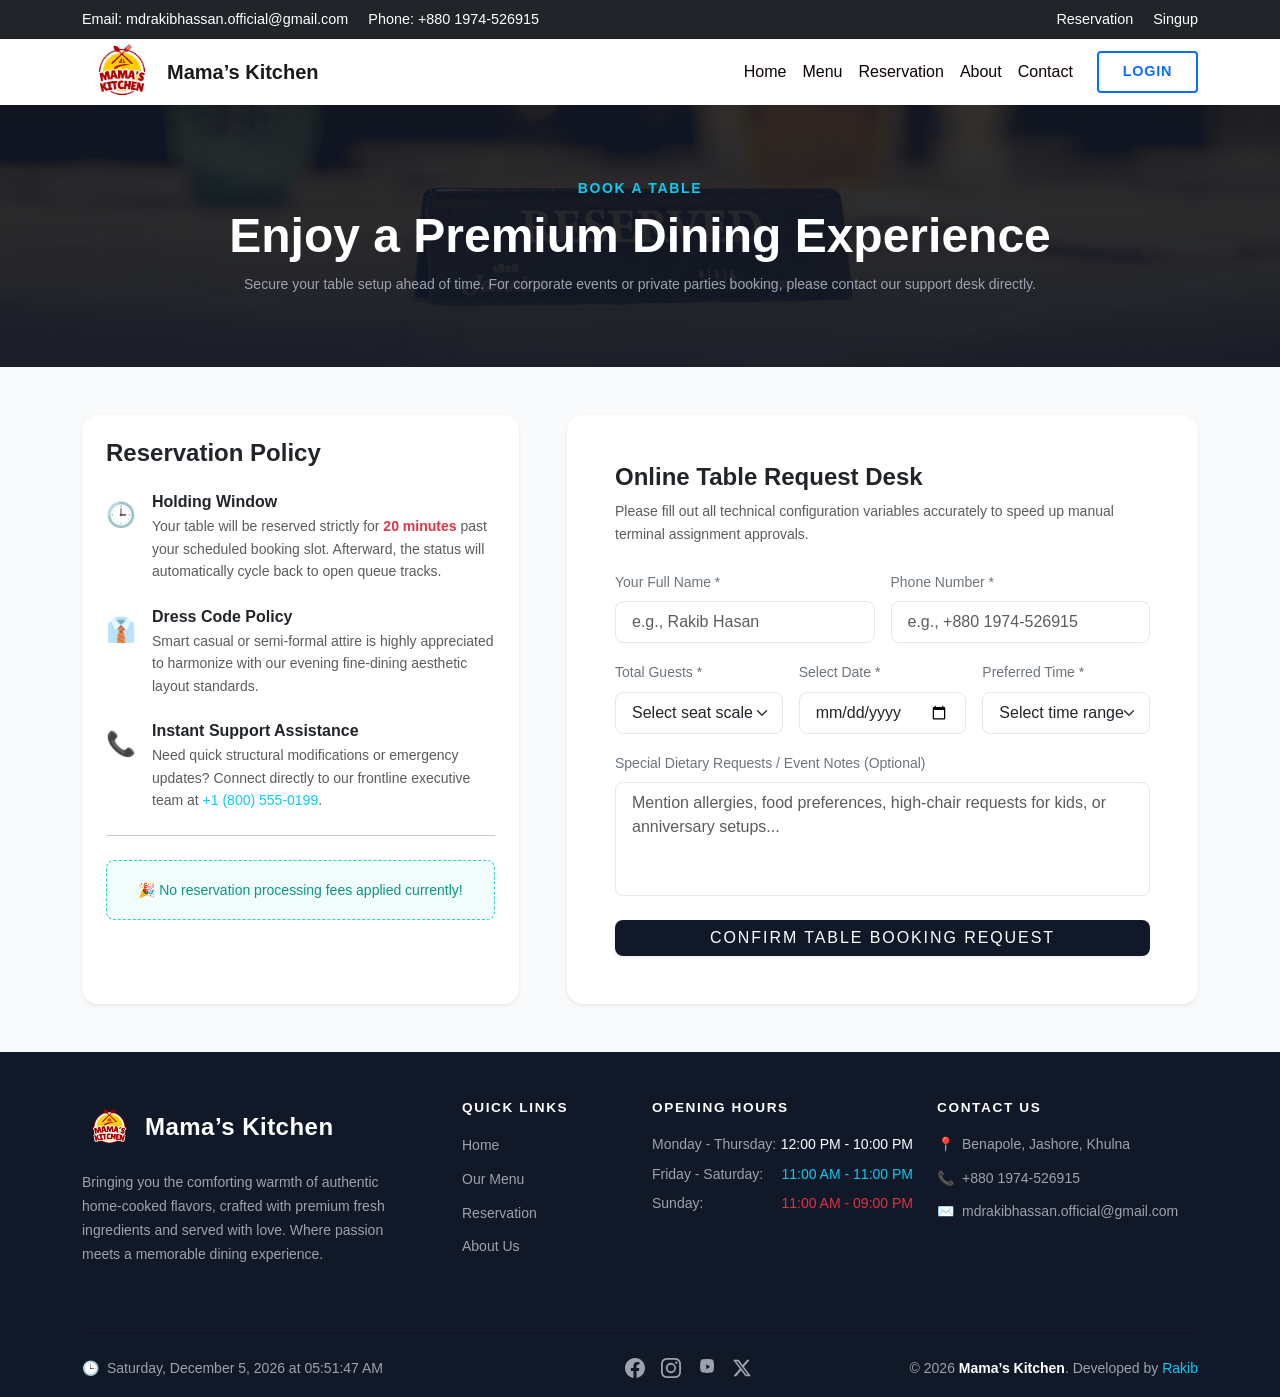
<file: reservation.html>
<!DOCTYPE html>
<html lang="en">
<head>
    <meta charset="UTF-8">
    <meta name="viewport" content="width=device-width, initial-scale=1.0">
    <title>Mama’s Kitchen</title>
    <link href="https://cdn.jsdelivr.net/npm/bootstrap@5.3.0-alpha1/dist/css/bootstrap.min.css" rel="stylesheet">
    <link rel="stylesheet" href="style.css">
</head>
<body>
    <header class="bg-dark text-white py-2" style="font-size: 0.9rem;">
    <div class="container d-flex justify-content-between align-items-center">
        <div>
            <span>Email: mdrakibhassan.official@gmail.com</span>
            <span class="ms-3">Phone: +880 1974-526915</span>
        </div>
        <div>
            <a href="reservation.html" class="text-white text-decoration-none me-3">Reservation</a>
            <a href="signup.html" class="text-white text-decoration-none">Singup</a>
        </div>
    </div>
</header>

    <nav class="navbar navbar-expand-lg navbar-light bg-white shadow-sm sticky-top" style="top: 0; z-index: 1020;">
    <div class="container">
        <a class="navbar-brand d-inline-flex align-items-center" href="index.html" style="position: relative; height: 50px; margin-top: 0; margin-bottom: 0;">
            <img src="logo.png" alt="Logo" style="height: 80px; width: auto; object-fit: contain; position: absolute; top: 50%; transform: translateY(-50%); z-index: 1025;">
            <span class="fw-bold" style="margin-left: 85px; line-height: 1; color: #1a1a1a;">Mama’s Kitchen</span>
        </a>
        
        <button class="navbar-toggler border-0 shadow-none" type="button" data-bs-toggle="collapse" data-bs-target="#navbarNav">
            <span class="navbar-toggler-icon"></span>
        </button>
        
        <div class="collapse navbar-collapse" id="navbarNav">
            <ul class="navbar-nav ms-auto">
                <li class="nav-item"><a class="nav-link" href="index.html">Home</a></li>
                <li class="nav-item"><a class="nav-link" href="menu.html">Menu</a></li>
                <li class="nav-item"><a class="nav-link" href="reservation.html">Reservation</a></li>
                <li class="nav-item"><a class="nav-link" href="about.html">About</a></li>
                <li class="nav-item"><a class="nav-link" href="contact.html">Contact</a></li>
                <li class="nav-item ms-lg-3 mt-2 mt-lg-0">
            <a class="btn btn-login-custom" href="login.html">Login</a>
        </li>
            </ul>
        </div>
    </div>
</nav>

<main style="background-color: #f9fafb;">
    <section class="py-5 bg-dark text-white text-center position-relative" style="background: linear-gradient(rgba(17, 24, 39, 0.85), rgba(17, 24, 39, 0.95)), url('reservation-bg.jpg') center/cover no-repeat;">
        <div class="container py-4">
            <span class="text-info fw-bold text-uppercase tracking-wider small d-block mb-2">Book A Table</span>
            <h1 class="fw-bold display-5" style="font-family: 'Poppins', sans-serif;">Enjoy a Premium Dining Experience</h1>
            <p class="text-secondary small max-w-md mx-auto mb-0" style="color: #9ca3af !important;">
                Secure your table setup ahead of time. For corporate events or private parties booking, please contact our support desk directly.
            </p>
        </div>
    </section>

    <section class="py-5">
        <div class="container">
            <div class="row g-5">
                
                <div class="col-lg-5">
                    <div class="bg-white p-4 rounded-4 shadow-sm h-100 border-0">
                        <h4 class="fw-bold text-dark mb-4" style="font-family: 'Poppins', sans-serif;">Reservation Policy</h4>
                        
                        <div class="d-flex align-items-start mb-4">
                            <div class="fs-4 text-info me-3 mt-1">🕒</div>
                            <div>
                                <h6 class="fw-bold text-dark mb-1">Holding Window</h6>
                                <p class="text-muted small mb-0" style="line-height: 1.6;">
                                    Your table will be reserved strictly for <span class="fw-semibold text-danger">20 minutes</span> past your scheduled booking slot. Afterward, the status will automatically cycle back to open queue tracks.
                                </p>
                            </div>
                        </div>

                        <div class="d-flex align-items-start mb-4">
                            <div class="fs-4 text-info me-3 mt-1">👔</div>
                            <div>
                                <h6 class="fw-bold text-dark mb-1">Dress Code Policy</h6>
                                <p class="text-muted small mb-0" style="line-height: 1.6;">
                                    Smart casual or semi-formal attire is highly appreciated to harmonize with our evening fine-dining aesthetic layout standards.
                                </p>
                            </div>
                        </div>

                        <div class="d-flex align-items-start mb-4">
                            <div class="fs-4 text-info me-3 mt-1">📞</div>
                            <div>
                                <h6 class="fw-bold text-dark mb-1">Instant Support Assistance</h6>
                                <p class="text-muted small mb-0" style="line-height: 1.6;">
                                    Need quick structural modifications or emergency updates? Connect directly to our frontline executive team at <span class="text-info fw-medium">+1 (800) 555-0199</span>.
                                </p>
                            </div>
                        </div>

                        <hr class="my-4 opacity-10">

                        <div class="p-3 rounded-3 text-center" style="background-color: #f0fdfa; border: 1px dashed #2dd4bf;">
                            <span class="small fw-medium text-teal" style="color: #0d9488;">🎉 No reservation processing fees applied currently!</span>
                        </div>
                    </div>
                </div>

                <div class="col-lg-7">
                    <div class="bg-white p-4 p-md-5 rounded-4 shadow-sm border-0">
                        <h4 class="fw-bold text-dark mb-2" style="font-family: 'Poppins', sans-serif;">Online Table Request Desk</h4>
                        <p class="text-muted small mb-4">Please fill out all technical configuration variables accurately to speed up manual terminal assignment approvals.</p>
                        
                        <form action="#" method="POST" id="restaurantReservationForm">
                            <div class="row g-3">
                                <div class="col-md-6">
                                    <label class="form-label small fw-medium text-secondary">Your Full Name *</label>
                                    <input type="text" class="form-control px-3 py-2 rounded-3 shadow-none custom-input-focus" id="name" placeholder="e.g., Rakib Hasan" required style="border-color: #e5e7eb;">
                                </div>

                                <div class="col-md-6">
                                    <label class="form-label small fw-medium text-secondary">Phone Number *</label>
                                    <input type="tel" class="form-control px-3 py-2 rounded-3 shadow-none custom-input-focus" id="phone" placeholder="e.g., +880 1974-526915" required style="border-color: #e5e7eb;">
                                </div>

                                <div class="col-md-4">
                                    <label class="form-label small fw-medium text-secondary">Total Guests *</label>
                                    <select class="form-select px-3 py-2 rounded-3 shadow-none custom-input-focus" id="guests" required style="border-color: #e5e7eb;">
                                        <option value="" disabled selected>Select seat scale</option>
                                        <option value="1">1 Guest / Solo</option>
                                        <option value="2">2 Guests / Couple</option>
                                        <option value="4">4 Guests / Standard Family</option>
                                        <option value="6">6 Guests / Group</option>
                                        <option value="10">10+ Guests / Celebration Team</option>
                                    </select>
                                </div>

                                <div class="col-md-4">
                                    <label class="form-label small fw-medium text-secondary">Select Date *</label>
                                    <input type="date" class="form-control px-3 py-2 rounded-3 shadow-none custom-input-focus" id="date" required style="border-color: #e5e7eb;">
                                </div>

                                <div class="col-md-4">
                                    <label class="form-label small fw-medium text-secondary">Preferred Time *</label>
                                    <select class="form-select px-3 py-2 rounded-3 shadow-none custom-input-focus" id="time" required style="border-color: #e5e7eb;">
                                        <option value="" disabled selected>Select time range</option>
                                        <option value="12:00">12:00 PM (Lunch open)</option>
                                        <option value="14:00">02:00 PM</option>
                                        <option value="18:00">06:00 PM (Dinner open)</option>
                                        <option value="20:00">08:00 PM</option>
                                        <option value="21:00">09:00 PM</option>
                                    </select>
                                </div>

                                <div class="col-12">
                                    <label class="form-label small fw-medium text-secondary">Special Dietary Requests / Event Notes (Optional)</label>
                                    <textarea class="form-control px-3 py-2 rounded-3 shadow-none custom-input-focus" id="notes" rows="4" placeholder="Mention allergies, food preferences, high-chair requests for kids, or anniversary setups..." style="border-color: #e5e7eb; resize: none;"></textarea>
                                </div>

                                <div class="col-12 mt-4">
                                    <button type="submit" class="btn btn-dark w-100 py-2.5 rounded-3 fw-medium text-uppercase tracking-wider shadow-sm border-0 custom-btn-submit" style="background-color: #111827; transition: all 0.2s ease;">
                                        Confirm Table Booking Request
                                    </button>
                                </div>
                            </div>
                        </form>
                    </div>
                </div>

            </div>
        </div>
    </section>
</main>

<footer class="footer-classic text-white pt-5 pb-3" style="background-color: #111827; font-family: 'Poppins', sans-serif;">
    <div class="container">
        
        <div class="row g-4">
            
            <div class="col-md-6 col-lg-4">
                <div class="d-flex align-items-center gap-2 mb-3">
                    <img src="logo.png" alt="Mama's Kitchen Logo" style="height: 55px; width: auto; object-fit: contain;">
                    <h4 class="fw-bold text-white mb-0 tracking-wide" style="font-size: 1.5rem;">Mama’s Kitchen</h4>
                </div>
                <p class="text-secondary small pe-xl-5" style="line-height: 1.7; color: #9ca3af !important;">
                    Bringing you the comforting warmth of authentic home-cooked flavors, crafted with premium fresh ingredients and served with love. Where passion meets a memorable dining experience.
                </p>
            </div>

            <div class="col-6 col-lg-2">
                <h6 class="text-uppercase fw-bold text-white mb-3 tracking-wider" style="font-size: 0.85rem; color: #f3f4f6;">Quick Links</h6>
                <ul class="list-unstyled classic-footer-links mb-0">
                    <li class="mb-2"><a href="index.html" class="text-decoration-none small">Home</a></li>
                    <li class="mb-2"><a href="menu.html" class="text-decoration-none small">Our Menu</a></li>
                    <li class="mb-2"><a href="reservation.html" class="text-decoration-none small">Reservation</a></li>
                    <li class="mb-2"><a href="about.html" class="text-decoration-none small">About Us</a></li>
                </ul>
            </div>

            <div class="col-6 col-lg-3">
                <h6 class="text-uppercase fw-bold text-white mb-3 tracking-wider" style="font-size: 0.85rem; color: #f3f4f6;">Opening Hours</h6>
                <ul class="list-unstyled text-secondary small mb-0" style="line-height: 1.8; color: #9ca3af !important;">
                    <li class="d-flex justify-content-between mb-1"><span>Monday - Thursday:</span> <span class="text-white">12:00 PM - 10:00 PM</span></li>
                    <li class="d-flex justify-content-between mb-1"><span>Friday - Saturday:</span> <span class="text-info">11:00 AM - 11:00 PM</span></li>
                    <li class="d-flex justify-content-between"><span>Sunday:</span> <span class="text-danger">11:00 AM - 09:00 PM</span></li>
                </ul>
            </div>

            <div class="col-md-6 col-lg-3">
                <h6 class="text-uppercase fw-bold text-white mb-3 tracking-wider" style="font-size: 0.85rem; color: #f3f4f6;">Contact Us</h6>
                <ul class="list-unstyled text-secondary small mb-0" style="color: #9ca3af !important; line-height: 1.8;">
                    <li class="mb-2 d-flex align-items-start">
                        <span class="text-info me-2">📍</span> Benapole, Jashore, Khulna
                    </li>
                    <li class="mb-2 d-flex align-items-center">
                        <span class="text-info me-2">📞</span> +880 1974-526915
                    </li>
                    <li class="mb-0 d-flex align-items-center">
                        <span class="text-info me-2">✉️</span> mdrakibhassan.official@gmail.com
                    </li>
                </ul>
            </div>
            
        </div>

        <hr class="mt-5 mb-4 opacity-10" style="border-color: rgba(255, 255, 255, 0.1);">

        <div class="row align-items-center gy-3">
            
            <div class="col-md-5 text-center text-md-start">
                <div class="d-inline-flex align-items-center text-secondary small" style="color: #9ca3af !important;">
                    <span class="text-info me-2">🕒</span>
                    <span id="footerLiveDateTime" class="fw-medium">Loading server time...</span>
                </div>
            </div>

            <div class="col-md-3 text-center">
                <div class="d-flex justify-content-center gap-3 classic-social-wrap">
                    
                    <a href="#" class="social-icon" title="Facebook">
                        <svg xmlns="http://www.w3.org/2000/svg" width="20" height="20" fill="currentColor" viewBox="0 0 16 16">
                            <path d="M16 8.049c0-4.446-3.582-8.05-8-8.05C3.58 0-.002 3.603-.002 8.05c0 4.017 2.926 7.347 6.75 7.951v-5.625h-2.03V8.05H6.75V6.275c0-2.017 1.195-3.131 3.022-3.131.876 0 1.791.157 1.791.157v1.98h-1.009c-.993 0-1.303.621-1.303 1.258v1.51h2.218l-.354 2.326H9.25V16c3.824-.604 6.75-3.934 6.75-7.951"/>
                        </svg>
                    </a>

                    <a href="#" class="social-icon" title="Instagram">
                        <svg xmlns="http://www.w3.org/2000/svg" width="20" height="20" fill="currentColor" viewBox="0 0 16 16">
                            <path d="M8 0C5.829 0 5.556.01 4.703.048 3.85.088 3.269.222 2.76.42a3.9 3.9 0 0 0-1.417.923A3.9 3.9 0 0 0 .42 2.76C.222 3.268.087 3.85.048 4.7.01 5.555 0 5.827 0 8.001c0 2.172.01 2.444.048 3.297.04.852.174 1.433.372 1.942.205.526.478.972.923 1.417.444.445.89.719 1.416.923.51.198 1.09.333 1.942.372C5.555 15.99 5.827 16 8 16s2.444-.01 3.298-.048c.851-.04 1.434-.174 1.943-.372a3.9 3.9 0 0 0 1.416-.923c.445-.445.718-.891.923-1.417.197-.509.332-1.09.372-1.942C15.99 10.445 16 10.173 16 8s-.01-2.445-.048-3.299c-.04-.851-.175-1.433-.372-1.941a3.9 3.9 0 0 0-.923-1.417A3.9 3.9 0 0 0 13.24.42c-.51-.198-1.092-.333-1.943-.372C10.443.01 10.172 0 7.998 0zm-.717 1.442h.718c2.136 0 2.389.007 3.232.046.78.035 1.204.166 1.486.275.373.145.64.319.92.599.28.28.453.546.598.92.11.281.24.705.275 1.485.039.843.047 1.096.047 3.231s-.008 2.389-.047 3.232c-.035.78-.166 1.203-.275 1.485a2.5 2.5 0 0 1-.599.919c-.28.28-.546.453-.92.598-.28.11-.704.24-1.485.276-.843.038-1.096.047-3.232.047s-2.39-.009-3.233-.047c-.78-.036-1.203-.166-1.485-.276a2.5 2.5 0 0 1-.92-.598 2.5 2.5 0 0 1-.6-.92c-.109-.281-.24-.705-.275-1.485-.038-.843-.046-1.096-.046-3.233s.008-2.388.046-3.231c.036-.78.166-1.204.276-1.486.145-.373.319-.64.599-.92.28-.28.546-.453.92-.598.282-.11.705-.24 1.485-.276.738-.034 1.024-.044 2.515-.045zm4.988 1.328a.96.96 0 1 0 0 1.92.96.96 0 0 0 0-1.92m-4.27 1.122a4.109 4.109 0 1 0 0 8.217 4.109 4.109 0 0 0 0-8.217m0 1.441a2.667 2.667 0 1 1 0 5.334 2.667 2.667 0 0 1 0-5.334"/>
                        </svg>
                    </a>

                    <a href="#" class="social-icon" title="YouTube">
                        <svg xmlns="http://www.w3.org/2000/svg" width="20" height="20" fill="currentColor" viewBox="0 0 16 16">
                            <path d="M8.051 11.919c-1.625 0-3.133-.192-4.116-.514-.453-.149-.8-.49-.949-.95-.314-.982-.513-2.483-.513-4.105 0-1.623.199-3.123.513-4.105.149-.451.496-.791.949-.95 1.004-.326 2.511-.514 4.116-.514 1.625 0 3.132.188 4.116.514.453.15.8.491.949.95.314.982.513 2.482.513 4.105 0 1.622-.201 3.123-.513 4.105-.149.451-.496.79-.949.95-1.004.322-2.511.514-4.116.514m-.633-6.857v3.944l3.147-1.972z"/>
                        </svg>
                    </a>

                    <a href="#" class="social-icon" title="X / Twitter">
                        <svg xmlns="http://www.w3.org/2000/svg" width="18" height="18" fill="currentColor" viewBox="0 0 16 16">
                            <path d="M12.6.75h2.454l-5.36 6.142L16 15.25h-4.937l-3.867-5.07-4.425 5.07H.316l5.733-6.57L0 .75h5.063l3.495 4.633L12.6.75Zm-.86 13.028h1.36L4.323 2.145H2.865z"/>
                        </svg>
                    </a>
                    
                </div>
            </div>

            <div class="col-md-4 text-center text-md-end">
                <p class="text-secondary small mb-0" style="color: #9ca3af !important;">
                    &copy; 2026 <span class="text-white fw-semibold">Mama’s Kitchen</span>. Developed by <span class="text-info fw-medium">Rakib</span>
                </p>
            </div>
            
        </div>

    </div>
</footer>

<div class="modal fade" id="reservationSummaryModal" tabindex="-1" aria-labelledby="summaryModalLabel" aria-hidden="true">
    <div class="modal-dialog modal-dialog-centered">
        <div class="modal-content border-0 shadow-lg" style="border-radius: 15px;">
            <div class="modal-header bg-dark text-white border-0 py-3" style="border-top-left-radius: 15px; border-top-right-radius: 15px;">
                <h5 class="modal-title fw-bold" id="summaryModalLabel">🎉 Reservation Confirmed!</h5>
                <button type="button" class="btn-close btn-close-white" data-bs-dismiss="modal" aria-label="Close"></button>
            </div>
            <div class="modal-body p-4 bg-light">
                <p class="text-muted text-center mb-4">Thank you for choosing <strong>Mama’s Kitchen</strong>. Here is your configuration summary:</p>
                <div class="card border-0 shadow-sm p-3 bg-white">
                    <div class="row g-3">
                        <div class="col-6">
                            <small class="text-muted d-block">Customer Name</small>
                            <span class="fw-bold text-dark" id="modalName">-</span>
                        </div>
                        <div class="col-6">
                            <small class="text-muted d-block">Phone Number</small>
                            <span class="fw-bold text-secondary" id="modalPhone">-</span>
                        </div>
                        <div class="col-6">
                            <small class="text-muted d-block">Total Seat Scale</small>
                            <span class="fw-bold text-dark"><span id="modalGuests">-</span> Persons</span>
                        </div>
                        <div class="col-6">
                            <small class="text-muted d-block">Expected Time</small>
                            <span class="fw-bold text-info" id="modalTime">-</span>
                        </div>
                        <div class="col-12">
                            <hr class="my-2 text-muted opacity-25">
                            <small class="text-muted d-block">Selected Terminal Date</small>
                            <span class="fw-bold text-success" id="modalDate">-</span>
                        </div>
                    </div>
                </div>
            </div>
            <div class="modal-footer border-0 bg-light py-3 justify-content-center" style="border-bottom-left-radius: 15px; border-bottom-right-radius: 15px;">
                <button type="button" class="btn btn-dark px-5 py-2 rounded-3 fw-bold" data-bs-dismiss="modal">Great, Thank You!</button>
            </div>
        </div>
    </div>
</div>

    <script src="https://cdn.jsdelivr.net/npm/bootstrap@5.3.0-alpha1/dist/js/bootstrap.bundle.min.js"></script>
    <script src="script.js"></script>
</body>
</html>
</file>
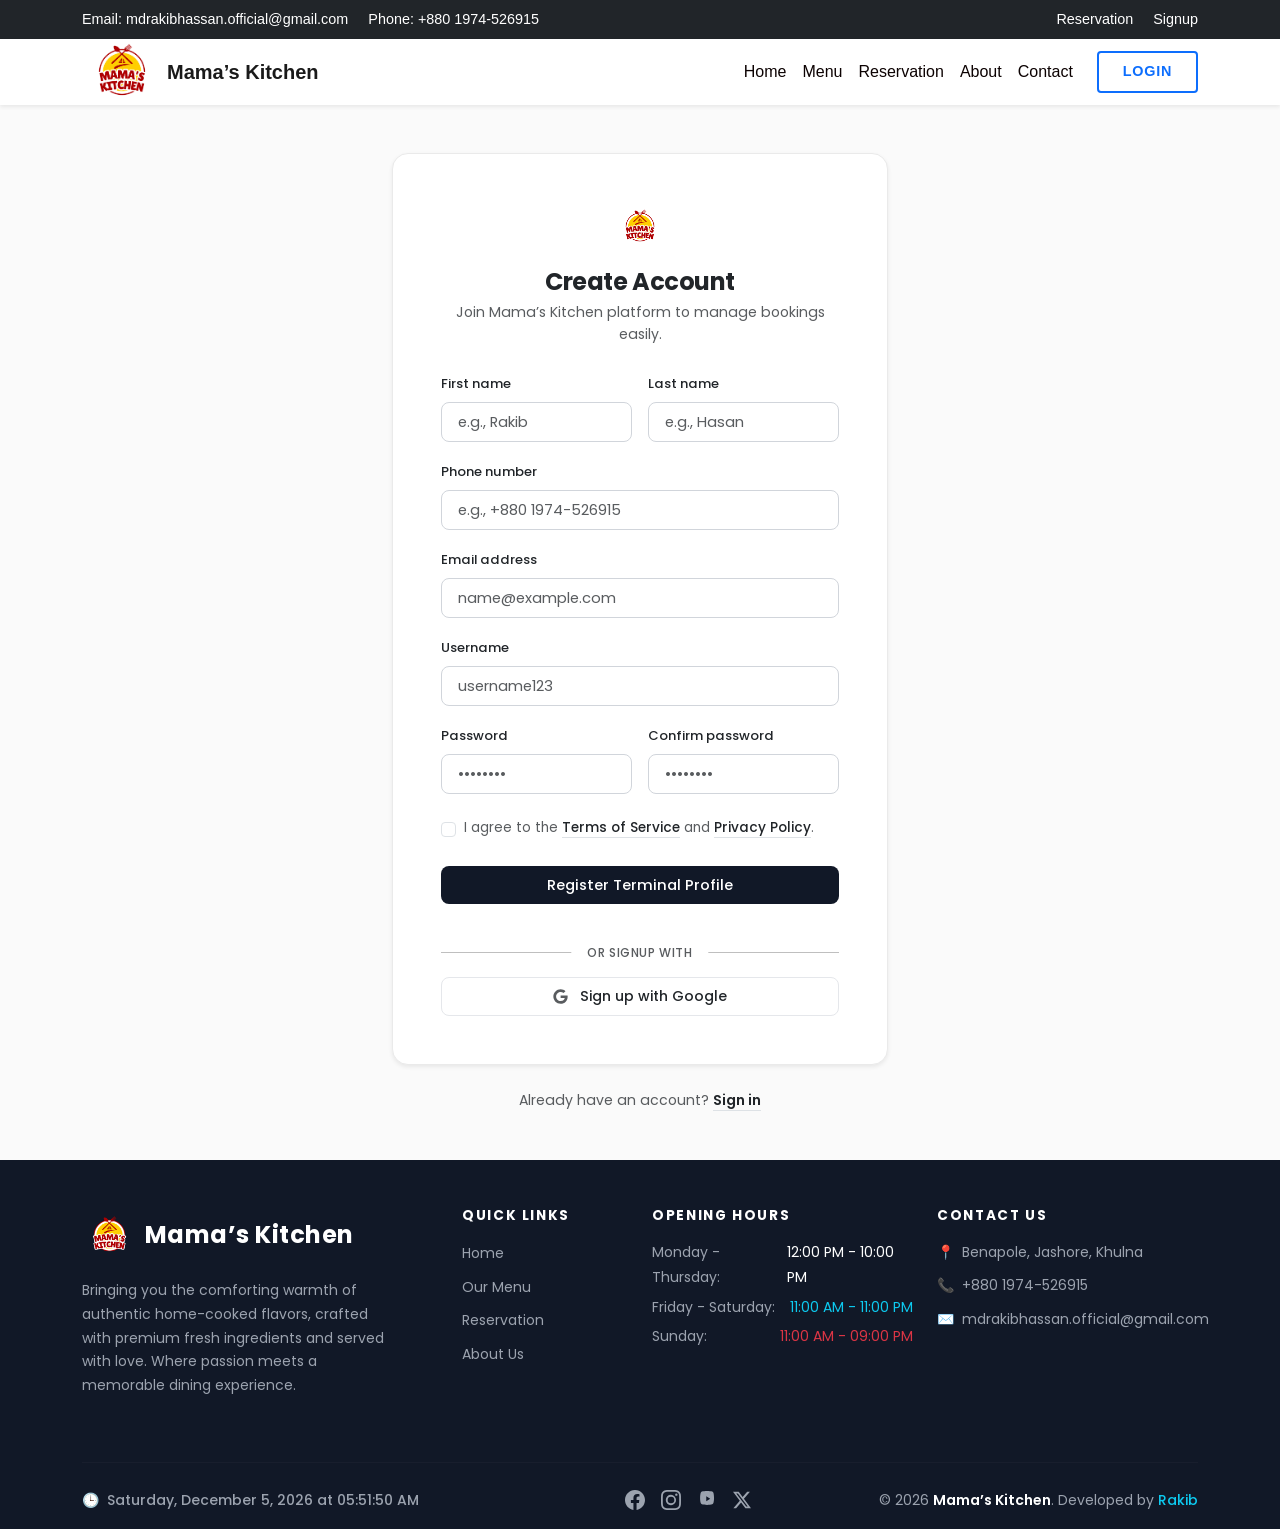
<file: signup.html>
<!DOCTYPE html>
<html lang="en">
<head>
    <meta charset="UTF-8">
    <meta name="viewport" content="width=device-width, initial-scale=1.0">
    <title>Mama’s Kitchen - Signup</title>
    <link href="https://cdn.jsdelivr.net/npm/bootstrap@5.3.0-alpha1/dist/css/bootstrap.min.css" rel="stylesheet">
    <link rel="stylesheet" href="style.css">
    <link href="https://fonts.googleapis.com/css2?family=Poppins:wght@300;400;500;600;700&display=swap" rel="stylesheet">
</head>
<body>
    <header class="bg-dark text-white py-2" style="font-size: 0.9rem;">
        <div class="container d-flex justify-content-between align-items-center">
            <div>
                <span>Email: mdrakibhassan.official@gmail.com</span>
                <span class="ms-3">Phone: +880 1974-526915</span>
            </div>
            <div>
                <a href="reservation.html" class="text-white text-decoration-none me-3">Reservation</a>
                <a href="signup.html" class="text-white text-decoration-none">Signup</a>
            </div>
        </div>
    </header>

    <nav class="navbar navbar-expand-lg navbar-light bg-white shadow-sm sticky-top" style="top: 0; z-index: 1020;">
        <div class="container">
            <a class="navbar-brand d-inline-flex align-items-center" href="index.html" style="position: relative; height: 50px; margin-top: 0; margin-bottom: 0;">
                <img src="logo.png" alt="Logo" style="height: 80px; width: auto; object-fit: contain; position: absolute; top: 50%; transform: translateY(-50%); z-index: 1025;">
                <span class="fw-bold" style="margin-left: 85px; line-height: 1; color: #1a1a1a;">Mama’s Kitchen</span>
            </a>
            
            <button class="navbar-toggler border-0 shadow-none" type="button" data-bs-toggle="collapse" data-bs-target="#navbarNav">
                <span class="navbar-toggler-icon"></span>
            </button>
            
            <div class="collapse navbar-collapse" id="navbarNav">
                <ul class="navbar-nav ms-auto">
                <li class="nav-item"><a class="nav-link" href="index.html">Home</a></li>
                <li class="nav-item"><a class="nav-link" href="menu.html">Menu</a></li>
                <li class="nav-item"><a class="nav-link" href="reservation.html">Reservation</a></li>
                <li class="nav-item"><a class="nav-link" href="about.html">About</a></li>
                <li class="nav-item"><a class="nav-link" href="contact.html">Contact</a></li>
                <li class="nav-item ms-lg-3 mt-2 mt-lg-0">
            <a class="btn btn-login-custom" href="login.html">Login</a>
        </li>
            </ul>
            </div>
        </div>
    </nav>

    <main class="d-flex align-items-center justify-content-center py-5" style="background-color: #fafafa; min-height: calc(100vh - 210px); font-family: 'Poppins', sans-serif;">
        <div class="container">
            <div class="row justify-content-center">
                <div class="col-12" style="max-width: 520px;"> 
                    <div class="bg-white p-4 p-md-5 rounded-4 shadow-sm border" style="border-color: #eaeaea !important;">
                        
                        <div class="text-center mb-4">
                            <img src="logo.png" alt="Mama's Kitchen Logo" class="mb-3" style="height: 50px; width: auto; object-fit: contain;">
                            <h4 class="fw-bold text-dark mb-1" style="letter-spacing: -0.02em;">Create Account</h4>
                            <p class="text-muted small mb-0" style="font-size: 0.88rem;">Join Mama’s Kitchen platform to manage bookings easily.</p>
                        </div>

                        <form action="#" method="POST" id="minimalistAuthSignupForm" class="needs-validation" novalidate>
                            
                            <div class="row g-3 mb-3">
                                <div class="col-sm-6">
                                    <label class="form-label small fw-medium text-dark mb-1.5" style="font-size: 0.82rem;">First name</label>
                                    <input type="text" class="form-control px-3 py-2 rounded-3 shadow-none minimal-input-field" placeholder="e.g., Rakib" required>
                                </div>
                                <div class="col-sm-6">
                                    <label class="form-label small fw-medium text-dark mb-1.5" style="font-size: 0.82rem;">Last name</label>
                                    <input type="text" class="form-control px-3 py-2 rounded-3 shadow-none minimal-input-field" placeholder="e.g., Hasan" required>
                                </div>
                            </div>

                            <div class="mb-3">
                                <label class="form-label small fw-medium text-dark mb-1.5" style="font-size: 0.82rem;">Phone number</label>
                                <input type="tel" class="form-control px-3 py-2 rounded-3 shadow-none minimal-input-field" placeholder="e.g., +880 1974-526915" required>
                            </div>

                            <div class="mb-3">
                                <label class="form-label small fw-medium text-dark mb-1.5" style="font-size: 0.82rem;">Email address</label>
                                <input type="email" class="form-control px-3 py-2 rounded-3 shadow-none minimal-input-field" placeholder="name@example.com" required>
                            </div>

                            <div class="mb-3">
                                <label class="form-label small fw-medium text-dark mb-1.5" style="font-size: 0.82rem;">Username</label>
                                <input type="text" class="form-control px-3 py-2 rounded-3 shadow-none minimal-input-field" placeholder="username123" required>
                            </div>

                            <div class="row g-3 mb-4">
                                <div class="col-sm-6">
                                    <label class="form-label small fw-medium text-dark mb-1.5" style="font-size: 0.82rem;">Password</label>
                                    <input type="password" id="signupPassword" class="form-control px-3 py-2 rounded-3 shadow-none minimal-input-field" placeholder="••••••••" required>
                                </div>
                                <div class="col-sm-6">
                                    <label class="form-label small fw-medium text-dark mb-1.5" style="font-size: 0.82rem;">Confirm password</label>
                                    <input type="password" id="signupConfirmPassword" class="form-control px-3 py-2 rounded-3 shadow-none minimal-input-field" placeholder="••••••••" required>
                                    <div class="invalid-feedback" style="font-size: 0.78rem;">Passwords do not match.</div>
                                </div>
                            </div>

                            <div class="form-check mb-4 d-flex align-items-start">
                                <input type="checkbox" class="form-check-input shadow-none minimal-checkbox-control me-2 mt-1" id="agreeTermsCheck" required style="cursor: pointer; width: 15px; height: 15px;">
                                <label class="form-check-label text-muted" for="agreeTermsCheck" style="cursor: pointer; user-select: none; font-size: 0.85rem; line-height: 1.4;">
                                    I agree to the <a href="#" class="text-dark fw-medium text-decoration-none border-bottom pb-0.5" style="border-color: #9ca3af;">Terms of Service</a> and <a href="#" class="text-dark fw-medium text-decoration-none border-bottom pb-0.5" style="border-color: #9ca3af;">Privacy Policy</a>.
                                </label>
                            </div>

                            <button type="submit" class="btn btn-dark w-100 py-2 rounded-3 fw-medium text-white border-0 minimal-btn-action mb-4" style="background-color: #111827; font-size: 0.92rem; transition: all 0.2s ease-in-out;">
                                Register Terminal Profile
                            </button>

                            <div class="text-center position-relative my-4">
                                <hr class="opacity-10" style="border-color: #000000;">
                                <span class="position-absolute top-50 start-50 translate-middle bg-white px-3 text-muted" style="font-size: 0.75rem; letter-spacing: 0.05em; font-weight: 500;">OR SIGNUP WITH</span>
                            </div>

                            <a href="#" class="btn btn-light w-100 py-2 rounded-3 border d-flex align-items-center justify-content-center gap-2 text-dark shadow-none minimal-btn-oauth" style="background-color: #ffffff; border-color: #e5e7eb !important; font-size: 0.88rem; font-weight: 500; transition: all 0.2s ease;">
                                <svg xmlns="http://www.w3.org/2000/svg" width="15" height="15" fill="currentColor" viewBox="0 0 488 512" class="me-1 text-muted">
                                    <path d="M488 261.8C488 403.3 391.1 504 248 504 110.8 504 0 393.2 0 256S110.8 8 248 8c66.8 0 123 24.5 166.3 64.9l-67.5 64.9C258.5 52.6 94.3 116.6 94.3 256c0 86.5 69.1 156.6 153.7 156.6 98.2 0 135-70.4 140.8-106.9H248v-85.3h236.1c2.3 12.7 3.9 24.9 3.9 41.4z"/>
                                </svg>
                                Sign up with Google
                            </a>

                        </form>
                    </div>

                    <div class="text-center mt-4">
                        <p class="text-muted mb-0" style="font-size: 0.88rem;">Already have an account? <a href="login.html" class="text-dark fw-semibold text-decoration-none border-bottom pb-0.5" style="border-color: #111827;">Sign in</a></p>
                    </div>

                </div>
            </div>
        </div>
    </main>

    <div class="modal fade" id="signupSuccessModal" data-bs-backdrop="static" data-bs-keyboard="false" tabindex="-1" aria-hidden="true">
        <div class="modal-dialog modal-dialog-centered" style="max-width: 400px;">
            <div class="modal-content border-0 rounded-4 shadow" style="font-family: 'Poppins', sans-serif;">
                <div class="modal-body text-center p-4 p-md-5">
                    <div class="d-inline-flex align-items-center justify-content-center bg-success bg-opacity-10 rounded-circle mb-3" style="width: 60px; height: 60px;">
                        <svg xmlns="http://www.w3.org/2000/svg" width="30" height="30" fill="#198754" class="bi bi-person-check-fill" viewBox="0 0 16 16">
                            <path d="M12.5 16a3.5 3.5 0 1 0 0-7 3.5 3.5 0 0 0 0 7m1.679-4.493-1.335 2.226a.75.75 0 0 1-1.174.144l-.774-.773a.5.5 0 0 4 .707-.707l.547.547 1.17-1.951a.5.5 0 1 4 .859.554z"/>
                            <path d="M11 5a3 3 0 1 1-6 0 3 3 0 0 1 6 0M8 7a2 2 0 1 0 0-4 2 2 0 0 0 0 4m7 8c0 .007-.001.014-.003.022H1.003A.2.2 0 0 1 1 15c0-1.874 1.704-3.5 4.343-3.5 1.258 0 2.378.375 3.157 1.007a4.95 4.95 0 0 1 1.49-.245c.429-.016.852.033 1.25.143C13.238 11.442 15 13.067 15 15"/>
                        </svg>
                    </div>
                    <h5 class="fw-bold text-dark mb-2">Account Created!</h5>
                    <p class="text-muted small mb-4" style="line-height: 1.5;">Thank you for registering at Mama's Kitchen. Your account configuration is complete.</p>
                    <a href="login.html" class="btn btn-dark w-100 py-2 rounded-3 fw-medium border-0 text-decoration-none d-block" style="background-color: #111827; font-size: 0.9rem;">
                        Proceed to Login
                    </a>
                </div>
            </div>
        </div>
    </div>

    <footer class="footer-classic text-white pt-5 pb-3" style="background-color: #111827; font-family: 'Poppins', sans-serif;">
        <div class="container">
            <div class="row g-4">
                <div class="col-md-6 col-lg-4">
                    <div class="d-flex align-items-center gap-2 mb-3">
                        <img src="logo.png" alt="Mama's Kitchen Logo" style="height: 55px; width: auto; object-fit: contain;">
                        <h4 class="fw-bold text-white mb-0 tracking-wide" style="font-size: 1.5rem;">Mama’s Kitchen</h4>
                    </div>
                    <p class="text-secondary small pe-xl-5" style="line-height: 1.7; color: #9ca3af !important;">
                        Bringing you the comforting warmth of authentic home-cooked flavors, crafted with premium fresh ingredients and served with love. Where passion meets a memorable dining experience.
                    </p>
                </div>

                <div class="col-6 col-lg-2">
                    <h6 class="text-uppercase fw-bold text-white mb-3 tracking-wider" style="font-size: 0.85rem; color: #f3f4f6;">Quick Links</h6>
                    <ul class="list-unstyled classic-footer-links mb-0">
                        <li class="mb-2"><a href="index.html" class="text-decoration-none small">Home</a></li>
                        <li class="mb-2"><a href="menu.html" class="text-decoration-none small">Our Menu</a></li>
                        <li class="mb-2"><a href="reservation.html" class="text-decoration-none small">Reservation</a></li>
                        <li class="mb-2"><a href="about.html" class="text-decoration-none small">About Us</a></li>
                    </ul>
                </div>

                <div class="col-6 col-lg-3">
                    <h6 class="text-uppercase fw-bold text-white mb-3 tracking-wider" style="font-size: 0.85rem; color: #f3f4f6;">Opening Hours</h6>
                    <ul class="list-unstyled text-secondary small mb-0" style="line-height: 1.8; color: #9ca3af !important;">
                        <li class="d-flex justify-content-between mb-1"><span>Monday - Thursday:</span> <span class="text-white">12:00 PM - 10:00 PM</span></li>
                        <li class="d-flex justify-content-between mb-1"><span>Friday - Saturday:</span> <span class="text-info">11:00 AM - 11:00 PM</span></li>
                        <li class="d-flex justify-content-between"><span>Sunday:</span> <span class="text-danger">11:00 AM - 09:00 PM</span></li>
                    </ul>
                </div>

                <div class="col-md-6 col-lg-3">
                    <h6 class="text-uppercase fw-bold text-white mb-3 tracking-wider" style="font-size: 0.85rem; color: #f3f4f6;">Contact Us</h6>
                    <ul class="list-unstyled text-secondary small mb-0" style="color: #9ca3af !important; line-height: 1.8;">
                        <li class="mb-2 d-flex align-items-start">
                            <span class="text-info me-2">📍</span> Benapole, Jashore, Khulna
                        </li>
                        <li class="mb-2 d-flex align-items-center">
                            <span class="text-info me-2">📞</span> +880 1974-526915
                        </li>
                        <li class="mb-0 d-flex align-items-center">
                            <span class="text-info me-2">✉️</span> mdrakibhassan.official@gmail.com
                        </li>
                    </ul>
                </div>
            </div>

            <hr class="mt-5 mb-4 opacity-10" style="border-color: rgba(255, 255, 255, 0.1);">

            <div class="row align-items-center gy-3">
                <div class="col-md-5 text-center text-md-start">
                    <div class="d-inline-flex align-items-center text-secondary small" style="color: #9ca3af !important;">
                        <span class="text-info me-2">🕒</span>
                        <span id="footerLiveDateTime" class="fw-medium">Loading server time...</span>
                    </div>
                </div>

                <div class="col-md-3 text-center">
                    <div class="d-flex justify-content-center gap-3 classic-social-wrap">
                        <a href="#" class="social-icon" title="Facebook">
                            <svg xmlns="http://www.w3.org/2000/svg" width="20" height="20" fill="currentColor" viewBox="0 0 16 16">
                                <path d="M16 8.049c0-4.446-3.582-8.05-8-8.05C3.58 0-.002 3.603-.002 8.05c0 4.017 2.926 7.347 6.75 7.951v-5.625h-2.03V8.05H6.75V6.275c0-2.017 1.195-3.131 3.022-3.131.876 0 1.791.157 1.791.157v1.98h-1.009c-.993 0-1.303.621-1.303 1.258v1.51h2.218l-.354 2.326H9.25V16c3.824-.604 6.75-3.934 6.75-7.951"/>
                            </svg>
                        </a>
                        <a href="#" class="social-icon" title="Instagram">
                            <svg xmlns="http://www.w3.org/2000/svg" width="20" height="20" fill="currentColor" viewBox="0 0 16 16">
                                <path d="M8 0C5.829 0 5.556.01 4.703.048 3.85.088 3.269.222 2.76.42a3.9 3.9 0 0 0-1.417.923A3.9 3.9 0 0 0 .42 2.76C.222 3.268.087 3.85.048 4.7.01 5.555 0 5.827 0 8.001c0 2.172.01 2.444.048 3.297.04.852.174 1.433.372 1.942.205.526.478.972.923 1.417.444.445.89.719 1.416.923.51.198 1.09.333 1.942.372C5.555 15.99 5.827 16 8 16s2.444-.01 3.298-.048c.851-.04 1.434-.174 1.943-.372a3.9 3.9 0 0 0 1.416-.923c.445-.445.718-.891.923-1.417.197-.509.332-1.09.372-1.942C15.99 10.445 16 10.173 16 8s-.01-2.445-.048-3.299c-.04-.851-.175-1.433-.372-1.941a3.9 3.9 0 0 0-.923-1.417A3.9 3.9 0 0 0 13.24.42c-.51-.198-1.092-.333-1.943-.372C10.443.01 10.172 0 7.998 0zm-.717 1.442h.718c2.136 0 2.389.007 3.232.046.78.035 1.204.166 1.486.275.373.145.64.319.92.599.28.28.453.546.598.92.11.281.24.705.275 1.485.039.843.047 1.096.047 3.231s-.008 2.389-.047 3.232c-.035.78-.166 1.203-.275 1.485a2.5 2.5 0 0 1-.599.919c-.28.28-.546.453-.92.598-.28.11-.704.24-1.485.276-.843.038-1.096.047-3.232.047s-2.39-.009-3.233-.047c-.78-.036-1.203-.166-1.485-.276a2.5 2.5 0 0 1-.92-.598 2.5 2.5 0 0 1-.6-.92c-.109-.281-.24-.705-.275-1.485-.038-.843-.046-1.096-.046-3.233s.008-2.388.046-3.231c.036-.78.166-1.204.276-1.486.145-.373.319-.64.599-.92.28-.28.546-.453.92-.598.282-.11.705-.24 1.485-.276.738-.034 1.024-.044 2.515-.045zm4.988 1.328a.96.96 0 1 0 0 1.92.96.96 0 0 0 0-1.92m-4.27 1.122a4.109 4.109 0 1 0 0 8.217 4.109 4.109 0 0 0 0-8.217m0 1.441a2.667 2.667 0 1 1 0 5.334 2.667 2.667 0 0 1 0-5.334"/>
                            </svg>
                        </a>
                        <a href="#" class="social-icon" title="YouTube">
                            <svg xmlns="http://www.w3.org/2000/svg" width="20" height="20" fill="currentColor" viewBox="0 0 16 16">
                                <path d="M8.051 11.919c-1.625 0-3.133-.192-4.116-.514-.453-.149-.8-.49-.949-.95-.314-.982-.513-2.483-.513-4.105 0-1.623.199-3.123.513-4.105.149-.451.496-.791.949-.95 1.004-.326 2.511-.514 4.116-.514 1.625 0 3.132.188 4.116.514.453.15.8.491.949.95.314.982.513 2.482.513 4.105 0 1.622-.201 3.123-.513 4.105-.149.451-.496.79-.949.95-1.004.322-2.511.514-4.116.514m-.633-6.857v3.944l3.147-1.972z"/>
                            </svg>
                        </a>
                        <a href="#" class="social-icon" title="X / Twitter">
                            <svg xmlns="http://www.w3.org/2000/svg" width="18" height="18" fill="currentColor" viewBox="0 0 16 16">
                                <path d="M12.6.75h2.454l-5.36 6.142L16 15.25h-4.937l-3.867-5.07-4.425 5.07H.316l5.733-6.57L0 .75h5.063l3.495 4.633L12.6.75Zm-.86 13.028h1.36L4.323 2.145H2.865z"/>
                            </svg>
                        </a>
                    </div>
                </div>

                <div class="col-md-4 text-center text-md-end">
                    <p class="text-secondary small mb-0" style="color: #9ca3af !important;">
                        &copy; 2026 <span class="text-white fw-semibold">Mama’s Kitchen</span>. Developed by <span class="text-info fw-medium">Rakib</span>
                    </p>
                </div>
            </div>
        </div>
    </footer>

    <script src="https://cdn.jsdelivr.net/npm/bootstrap@5.3.0-alpha1/dist/js/bootstrap.bundle.min.js"></script>

    <script>
        document.addEventListener('DOMContentLoaded', function () {
            const signupForm = document.getElementById('minimalistAuthSignupForm');
            const password = document.getElementById('signupPassword');
            const confirmPassword = document.getElementById('signupConfirmPassword');
            const successModal = new bootstrap.Modal(document.getElementById('signupSuccessModal'));

            if (signupForm) {
                signupForm.addEventListener('submit', function (event) {
                    // Real-time password matching validation
                    if (password.value !== confirmPassword.value) {
                        confirmPassword.setCustomValidity("Invalid");
                        event.preventDefault();
                        event.stopPropagation();
                    } else {
                        confirmPassword.setCustomValidity("");
                    }
                    
                    if (signupForm.checkValidity()) {
                        event.preventDefault(); // Stop raw submission to show success popup
                        successModal.show();
                    }
                    
                    signupForm.classList.add('was-validated');
                }, false);

                // Input field modified hole initial custom invalidation string reset kora
                password.addEventListener('input', function() {
                    confirmPassword.setCustomValidity("");
                });
                confirmPassword.addEventListener('input', function() {
                    confirmPassword.setCustomValidity("");
                });
            }
        });
    </script>
    <!-- Bootstrap JS -->
    <script src="https://cdn.jsdelivr.net/npm/bootstrap@5.3.0-alpha1/dist/js/bootstrap.bundle.min.js"></script>
    <!-- External JS -->
    <script src="script.js"></script>
</body>
</html>
</file>
<file: style.css>
/* General Styles */
body {
    font-family: 'Arial', sans-serif;
    line-height: 1.6;
    color: #333;
    background-color: #fffaf0; /* Cream background */
    margin: 0;
    padding: 0;
}

/* Navbar Styles */
.navbar {
    background-color: #8B0000; /* Dark red */
    box-shadow: 0 4px 6px rgba(0, 0, 0, 0.1);
}
.navbar .nav-link {
    color: #0c0202;
    transition: color 0.3s ease;
}
.navbar .nav-link:hover {
    color: #FFA500; /* Orange */
}

/* Header and Hero Section */
header {
    background-color: #8B0000;
    color: #fff;
}

/* Card Styles */
.card {
    border: none;
    transition: transform 0.3s ease, box-shadow 0.3s ease;
}
.card:hover {
    transform: scale(1.05);
    box-shadow: 0 8px 15px rgba(0, 0, 0, 0.2);
}

/* Button Styles */
.btn {
    background-color: #8B0000;
    color: #fff;
    border: none;
    transition: background-color 0.3s ease, transform 0.3s ease;
}
.btn:hover {
    background-color: #FFA500;
    transform: scale(1.1);
}


/* Responsive Design */
@media (max-width: 768px) {
    .navbar .nav-link {
        font-size: 14px;
    }
    .card {
        margin-bottom: 20px;
    }
}

@media (max-width: 576px) {
    .btn {
        font-size: 14px;
        padding: 10px;
    }
}

/* Card Hover & Dynamic Animations */
.dish-card {
    transition: all 0.3s cubic-bezier(0.25, 0.8, 0.25, 1);
    background: #ffffff;
}

/* Mouse nile card smoothly ektu upore uthbe soft shadow shoho */
.dish-card:hover {
    transform: translateY(-8px);
    box-shadow: 0 15px 30px rgba(0, 0, 0, 0.08) !important;
}

/* Mouse nile image-ti card-er bhetor halka zoom hobe */
.dish-card:hover .dish-img {
    transform: scale(1.06);
}

/* Order Now Button-e mouse nile button-ti ektu pop-up hobe */
.order-btn:hover {
    opacity: 0.9;
    transform: scale(1.03);
    box-shadow: 0 5px 15px rgba(13, 202, 240, 0.35);
}

/* --- Classic Professional Footer Styles --- */
.classic-footer-links a {
    color: #9ca3af;
    transition: color 0.2s ease;
}

/* Hover-e simple line transition inline shift chara */
.classic-footer-links a:hover {
    color: #0dcaf0 !important;
}

/* Flat minimal social media profiles icons scaling */
.classic-social-wrap a {
    color: #9ca3af;
    text-decoration: none;
    font-size: 1.1rem;
    transition: transform 0.2s ease, color 0.2s ease;
    display: inline-block;
}

.classic-social-wrap a:hover {
    color: #0dcaf0 !important;
    transform: scale(1.15);
}

/* --- Chef Recommendation Advanced Responsive Structural Tweaks --- */
.chef-recommendation-card {
    transition: transform 0.3s ease, box-shadow 0.3s ease;
}
.chef-recommendation-card:hover {
    transform: translateY(-5px);
    box-shadow: 0 12px 24px rgba(0, 0, 0, 0.06) !important;
}

/* Tablet ebong Laptop display standard structure scaling controller */
@media (min-width: 768px) {
    .chef-rec-img {
        position: absolute;
        top: 0;
        left: 0;
        height: 100% !important;
    }
}

/* --- Professional Recommendation Photo Uniform Layout Config --- */
.chef-fixed-img {
    height: 230px !important; /* Adjust height based on look preference */
    object-fit: cover !important; /* Image ke strech/bhenge jaoa theke bachabe */
    width: 100% !important;
}

/* Mobile framework alignment control grid line adjustments */
@media (max-width: 767.98px) {
    .chef-fixed-img {
        height: 200px !important; /* Mobile layouts standard sizing uniform scale */
    }
}

/* --- Classic Professional Footer Link Animations --- */
.classic-footer-links a {
    color: #9ca3af;
    transition: color 0.2s ease;
}

.classic-footer-links a:hover {
    color: #0dcaf0 !important;
}

/* Icons Structural Setup properties */
.classic-social-wrap .social-icon {
    color: #9ca3af;
    font-size: 1.2rem;
    text-decoration: none;
    transition: transform 0.2s ease, color 0.2s ease;
    display: inline-block;
}

/* Hover effect: Smooth scale up dynamic transition with color switch */
.classic-social-wrap .social-icon:hover {
    color: #0dcaf0 !important;
    transform: translateY(-3px);
}

/* --- Classic Professional Footer Design Mapping --- */
.classic-footer-links a {
    color: #9ca3af;
    transition: color 0.2s ease;
}

.classic-footer-links a:hover {
    color: #0dcaf0 !important;
}

/* SVG Vector icons alignments wrapper profiles */
.classic-social-wrap .social-icon {
    color: #9ca3af;
    transition: transform 0.2s ease, color 0.2s ease;
    display: inline-flex;
    align-items: center;
    justify-content: center;
    text-decoration: none;
}

/* Smooth lift up animation on hover */
.classic-social-wrap .social-icon:hover {
    color: #0dcaf0 !important;
    transform: translateY(-3px);
}

/* --- Professional About Page Utilities --- */
.transition-transform {
    transition: transform 0.3s ease, box-shadow 0.3s ease;
}

.transition-transform:hover {
    transform: translateY(-5px);
    box-shadow: 0 10px 25px rgba(0, 0, 0, 0.08) !important;
}

.tracking-wider {
    letter-spacing: 0.12em;
}

.tracking-wide {
    letter-spacing: 0.05em;
}

/* --- Professional Form Input & Interaction Transitions --- */
.custom-input-focus:focus {
    border-color: #0dcaf0 !important; /* Matches bootstrap text-info tone system */
    box-shadow: 0 0 0 4px rgba(13, 202, 240, 0.15) !important;
}

.custom-btn-submit:hover {
    background-color: #0dcaf0 !important;
    color: #ffffff !important;
    transform: translateY(-1px);
}

.tracking-wider {
    letter-spacing: 0.12em;
}

/* --- Professional Contact/Form Field Focus Management --- */
.custom-input-focus:focus {
    border-color: #0dcaf0 !important; /* Bootstrap text-info layout lock */
    box-shadow: 0 0 0 4px rgba(13, 202, 240, 0.15) !important;
}

.custom-btn-submit:hover {
    background-color: #0dcaf0 !important;
    color: #ffffff !important;
    transform: translateY(-1px);
}

.tracking-wider {
    letter-spacing: 0.12em;
}

/* --- High-Contrast Minimalist UI Standard Engine --- */
.minimal-input-field {
    background-color: #ffffff !important;
    border: 1px solid #d1d5db !important;
    color: #111827 !important;
    font-size: 0.92rem !important;
    transition: border-color 0.15s ease-in-out, box-shadow 0.15s ease-in-out !important;
}

/* Light high-end stroke focus state without default blue bloom glow */
.minimal-input-field:focus {
    border-color: #111827 !important; 
    box-shadow: 0 0 0 3px rgba(17, 24, 39, 0.06) !important;
}

/* Actions logic transformations tracking */
.minimal-btn-action:hover {
    background-color: #1f2937 !important; /* Slight tint lighter gray look */
    transform: none !important;
}

.minimal-btn-oauth:hover {
    background-color: #f9fafb !important;
    border-color: #d1d5db !important;
}

/* Pure Standard Checkbox tint system */
.minimal-checkbox-control:checked {
    background-color: #111827 !important;
    border-color: #111827 !important;
}

/* --- High-Contrast Minimalist UI Standard Engine --- */
.minimal-input-field {
    background-color: #ffffff !important;
    border: 1px solid #d1d5db !important;
    color: #111827 !important;
    font-size: 0.92rem !important;
    transition: border-color 0.15s ease-in-out, box-shadow 0.15s ease-in-out !important;
}

.minimal-input-field:focus {
    border-color: #111827 !important; 
    box-shadow: 0 0 0 3px rgba(17, 24, 39, 0.06) !important;
}

.minimal-btn-action:hover {
    background-color: #1f2937 !important;
}

.minimal-btn-oauth:hover {
    background-color: #f9fafb !important;
    border-color: #d1d5db !important;
}

.minimal-checkbox-control:checked {
    background-color: #111827 !important;
    border-color: #111827 !important;
}
/* --- Corporate Marketplace Dynamic Catalogue Engine Setup --- */

/* Sidebar Navigation Items Layouts Handling Rules */
.sidebar-filter-link {
    font-size: 0.86rem !important;
    font-weight: 500 !important;
    background-color: transparent !important;
    color: #4b5563 !important;
    transition: all 0.15s ease-in-out !important;
}

.sidebar-filter-link:hover {
    background-color: #f3f4f6 !important;
    color: #111827 !important;
}

.sidebar-filter-link.active {
    background-color: #0dcaf0 !important; /* Dynamic Sync with Bootstrap Info Cyan Palette */
    color: #ffffff !important;
}

/* Master Grid Card Layout Transformations Tracking Parameters */
.asset-card-interface {
    transition: border-color 0.2s ease-in-out, box-shadow 0.2s ease-in-out !important;
}

.asset-card-interface:hover {
    border-color: #0dcaf0 !important;
    box-shadow: 0 12px 30px rgba(13, 202, 240, 0.08) !important;
}

/* Micro Fluid Scale Transition Mechanics for Product Media Images */
.menu-product-img-element {
    transition: transform 0.4s cubic-bezier(0.16, 1, 0.3, 1);
}

.asset-card-interface:hover .menu-product-img-element {
    transform: scale(1.025);
}

/* Override Custom Action Button States to maintain match with current theme context */
.minimalist-card-action-btn {
    background-color: #0dcaf0 !important; /* Matching standard order now button accents */
    font-weight: 500 !important;
}

.minimalist-card-action-btn:hover {
    background-color: #0bafcf !important;
    box-shadow: 0 4px 12px rgba(13, 202, 240, 0.2) !important;
}

/* Rigid Grid Row Balance Alignment Engine */
.text-clamp-description {
    display: -webkit-box;
    -webkit-line-clamp: 2;
    -webkit-box-orient: vertical;
    overflow: hidden;
    height: 40px; /* Forces exact parallel spacing bounds */
}

/* Standard Pagination Override Profiles */
.pagination .page-link {
    background-color: #ffffff;
    border-color: #eaeaea;
    font-weight: 500;
    transition: all 0.2s ease;
}

.pagination .page-link:hover:not(.bg-info) {
    background-color: #f3f4f6;
    border-color: #d1d5db;
}

/* Custom Login Button Master Styling */
.btn-login-custom {
    color: #0d6efd; /* Fallback bootstrap primary blue text color */
    background-color: transparent; /* Empty fill box state */
    border: 2px solid #0d6efd; /* Solid blue layout border box line */
    font-weight: 600;
    padding: 8px 24px;
    border-radius: 4px; /* Crisp elegant corner edge layout boxes */
    text-transform: uppercase;
    font-size: 0.9rem;
    letter-spacing: 0.05em;
    transition: all 0.3s ease-in-out; /* Smooth duration execution latency */
}

/* Hover Action Dynamic Control Structure */
.btn-login-custom:hover {
    color: #ffffff !important; /* Changes text to white on active target focus */
    background-color: #0d6efd; /* Solid fill visual context background block */
    border-color: #0a58ca; /* Darker royal blue boundary frame alignment shift */
    box-shadow: 0 4px 12px rgba(13, 110, 253, 0.25); /* Glow effect profile */
    transform: translateY(-1px); /* Slight microscopic lift animation trigger */
}

/* Optional Active Pressed State Frame Layer */
.btn-login-custom:active {
    transform: translateY(1px);
}

/* --- Dish Details Component Custom Styles --- */
.breadcrumb-wrapper {
    background-color: #fcfcfc; 
    font-family: 'Poppins', sans-serif;
}

.main-dish-container {
    background-color: #fafafa; 
    font-family: 'Poppins', sans-serif;
}

.dish-zoom-container {
    overflow: hidden;
    border-radius: 16px;
    cursor: zoom-in;
    background-color: #fdfdfd;
}

.dish-zoom-container img {
    transition: transform 0.3s ease-in-out;
    width: 100%;
    height: auto;
    object-fit: cover;
}

.dish-zoom-container:hover img {
    transform: scale(1.15);
}

.quantity-selector {
    max-width: 130px;
}

.quantity-selector input {
    font-size: 0.95rem;
}

.btn-order-now {
    background-color: #111827; 
    font-size: 1rem; 
    transition: background-color 0.2s ease;
}

.btn-order-now:hover {
    background-color: #1f2937 !important;
}

.nav-tabs .nav-link {
    color: #4b5563;
    font-weight: 500;
    border: none;
    border-bottom: 2px solid transparent;
    padding: 10px 20px;
}

.nav-tabs .nav-link.active {
    color: #111827;
    border-color: #111827;
    background: none;
    font-weight: 600;
}

.leading-relaxed {
    line-height: 1.8;
}

.table-nutrition-data {
    font-size: 0.9rem;
}

.related-dish-card {
    transition: transform 0.3s ease, box-shadow 0.3s ease;
    border: 1px solid #eaeaea !important;
}

.related-dish-card:hover {
    transform: translateY(-5px);
    box-shadow: 0 .5rem 1rem rgba(0, 0, 0, .08) !important;
}

.card-media-asset {
    height: 160px; 
    object-fit: cover;
}

.tracking-tight {
    letter-spacing: -0.02em;
}

.tracking-wide {
    letter-spacing: 0.02em;
}
</file>
